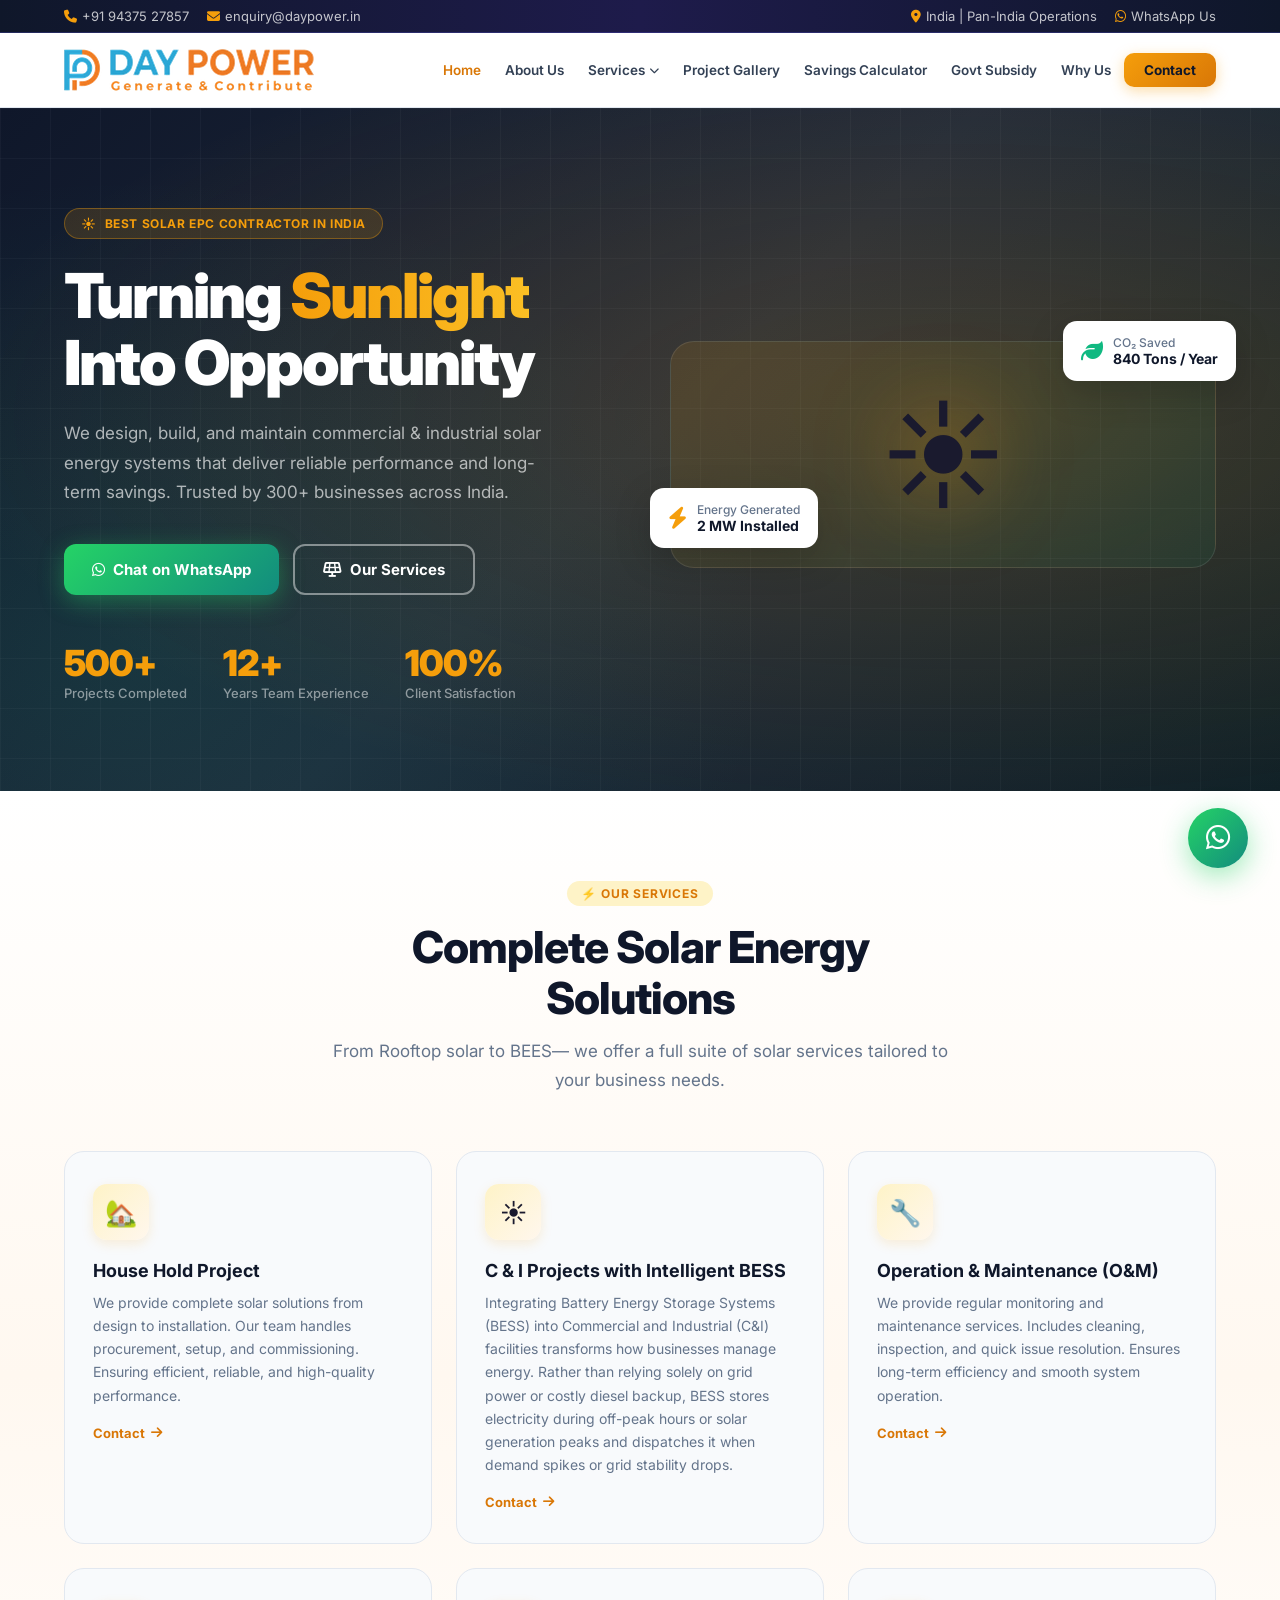
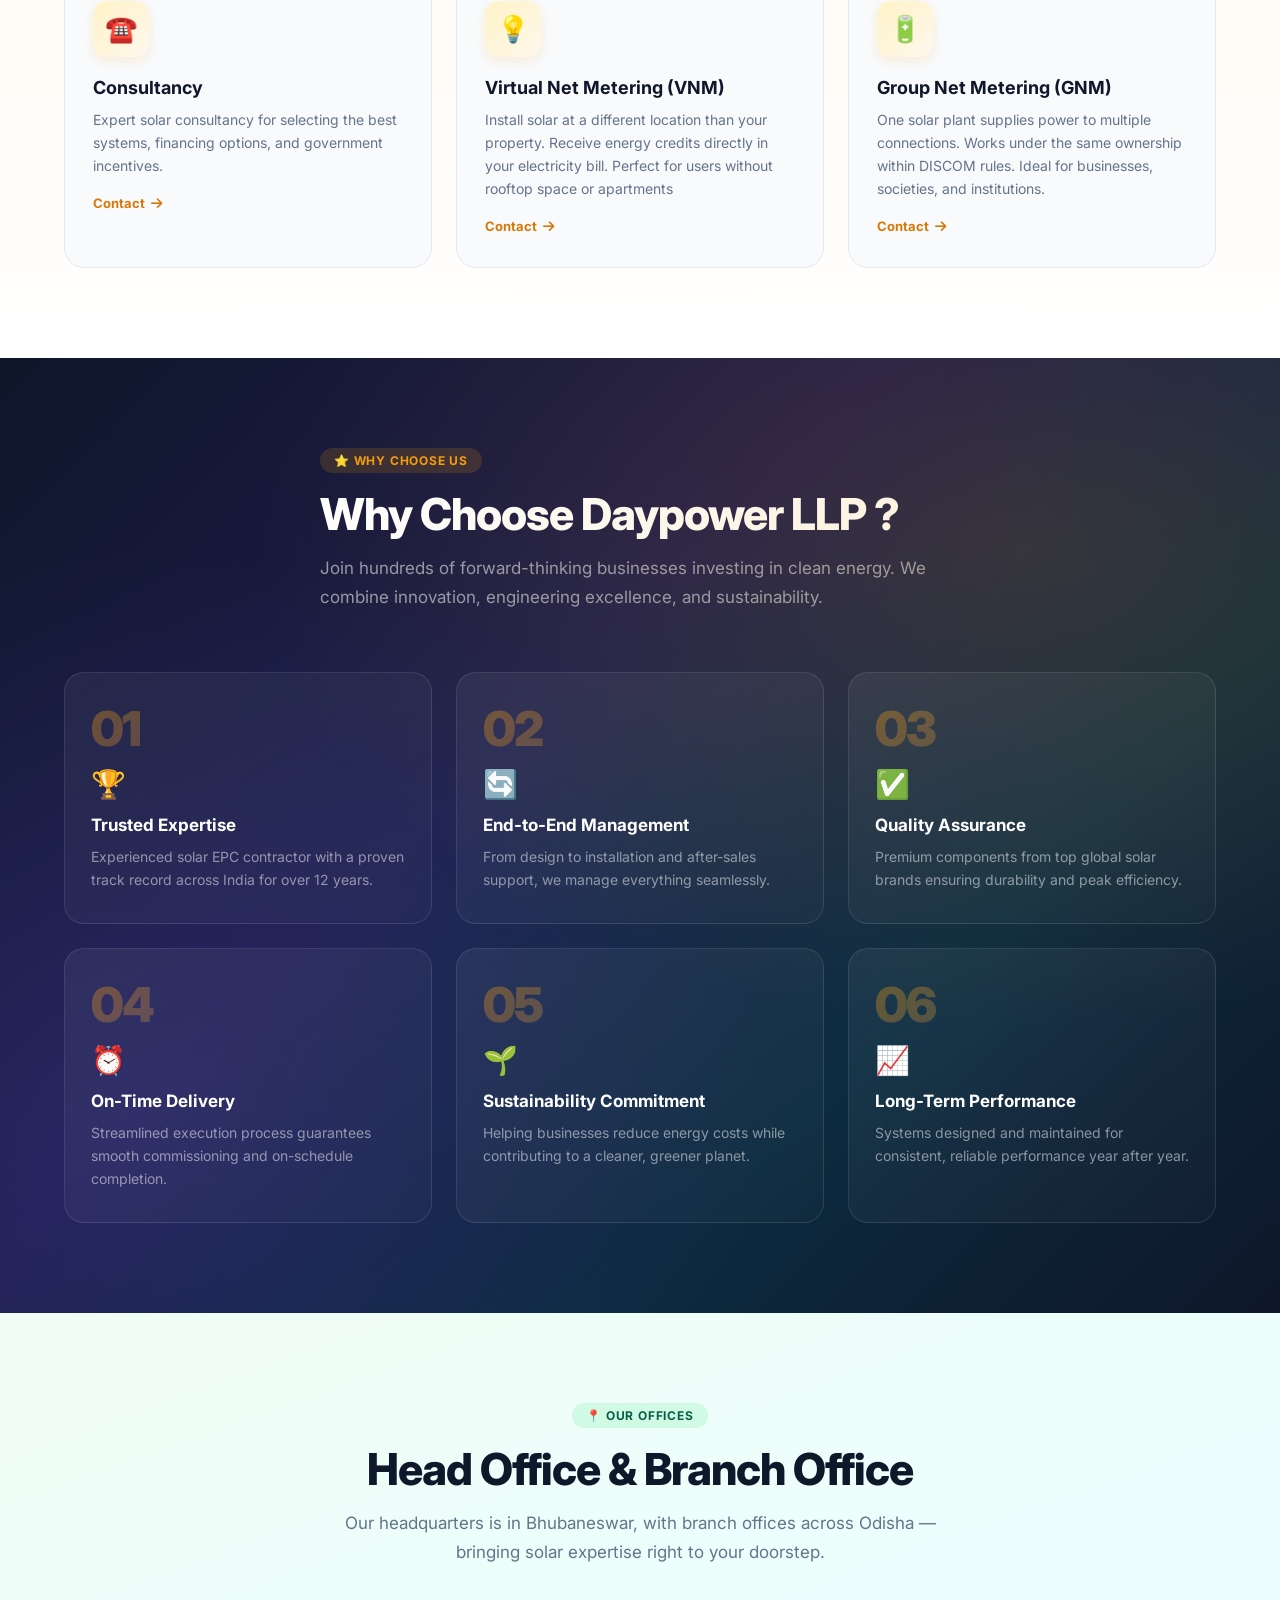
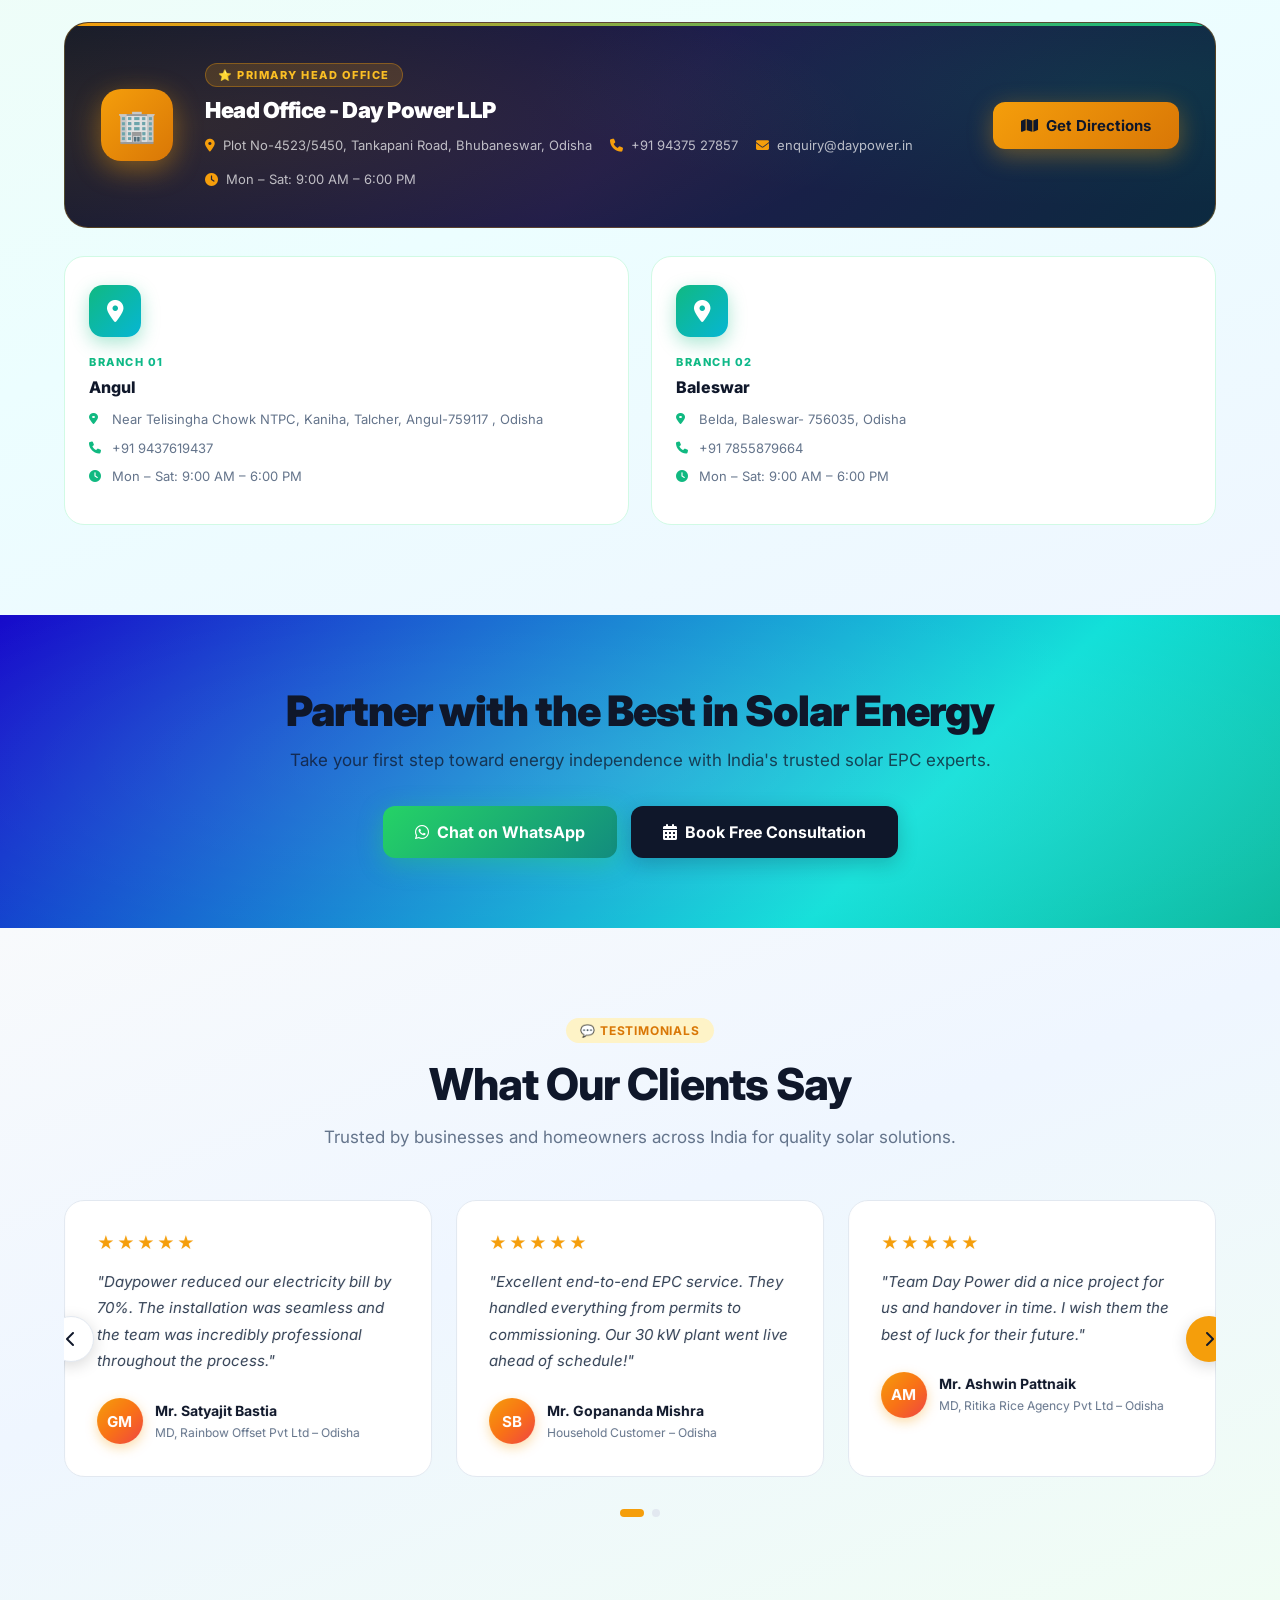
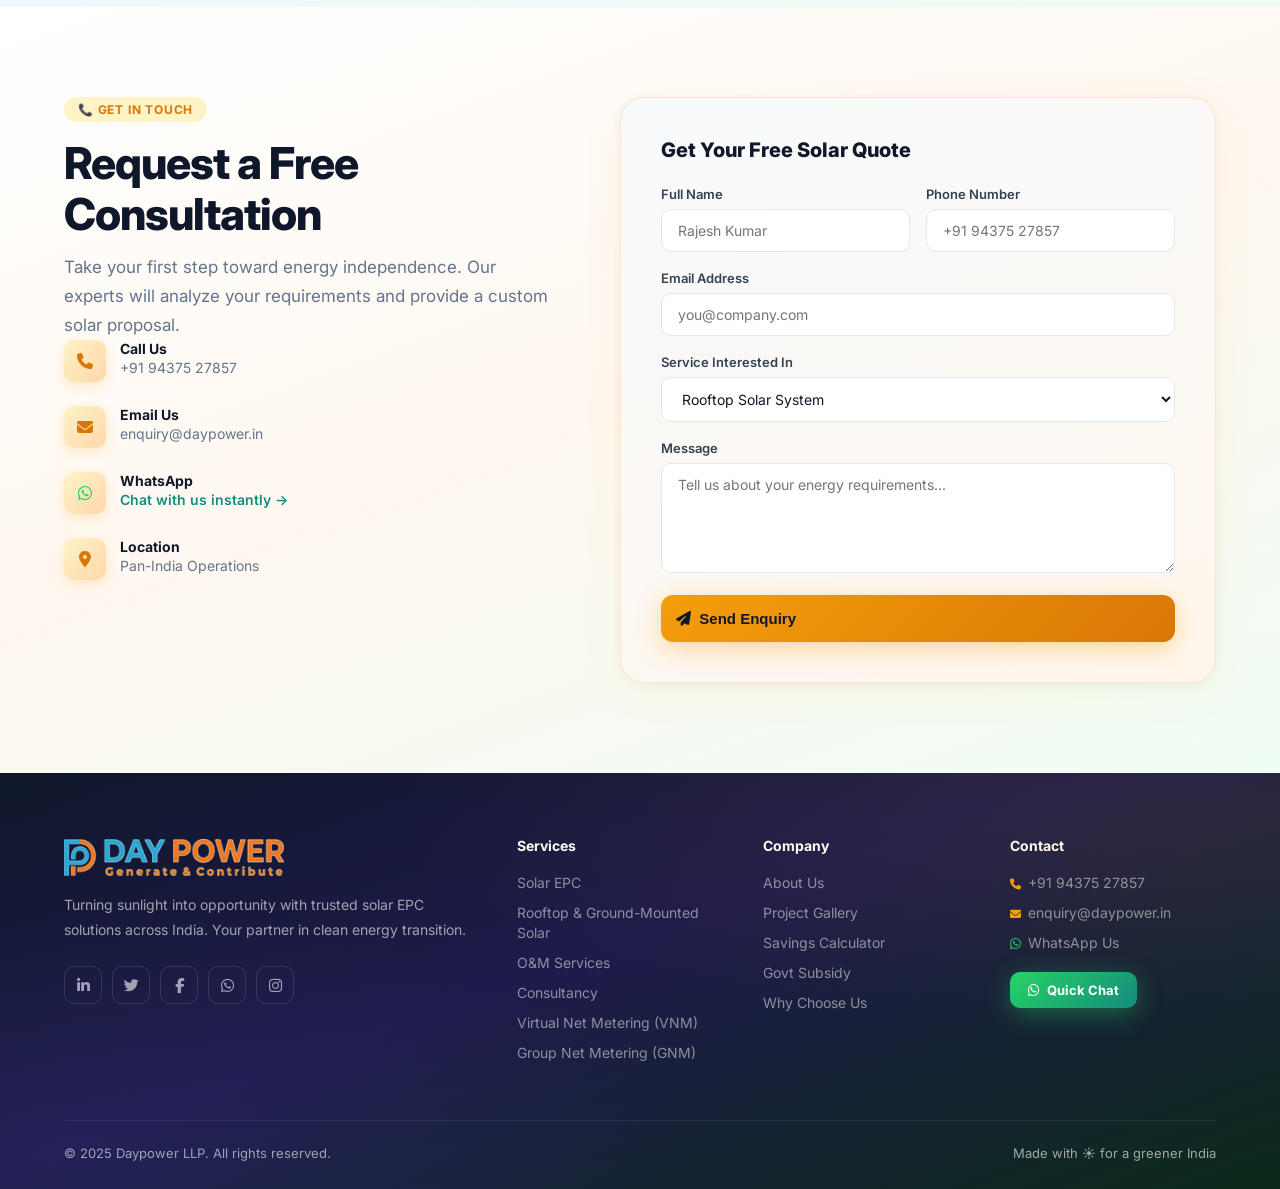
<file: index.html>
<!DOCTYPE html>
<html lang="en">

<head>

  <head>
    <meta charset="UTF-8" />
    <meta name="viewport" content="width=device-width, initial-scale=1.0" />

    <title>Daypower LLP – Best Solar EPC Contractor in India</title>

    <meta name="description"
      content="Daypower Solutions specializes in commercial and industrial solar EPC services across India. Get a free consultation today." />

    <!-- Google Search Favicon -->
    <link rel="icon" type="image/png" sizes="48x48" href="/daypower-favicon.png">

    <link rel="shortcut icon" href="/favicon.ico">

    <!-- Apple Icon -->
    <link rel="apple-touch-icon" href="/apple-touch-icon.png">

    <!-- Fonts -->
    <link href="https://fonts.googleapis.com/css2?family=Inter:wght@300;400;500;600;700;800;900&display=swap"
      rel="stylesheet" />

    <link rel="stylesheet" href="https://cdnjs.cloudflare.com/ajax/libs/font-awesome/6.5.0/css/all.min.css" />

    <link rel="stylesheet" href="style.css" />
  </head>



</head>

<body>

  <!-- ══ TOP BAR ══ -->
  <div class="topbar">
    <div class="container">
      <div class="topbar-left">
        <span><i class="fas fa-phone"></i>+91 94375 27857</span>
        <span><i class="fas fa-envelope"></i>enquiry@daypower.in</span>
      </div>
      <div class="topbar-right">
        <span><i class="fas fa-map-marker-alt"></i>India | Pan-India Operations</span>
        <a href="https://wa.me/919437527857?text=Hello%2C%20I%20want%20a%20free%20solar%20consultation!"
          target="_blank"><i class="fab fa-whatsapp"></i>WhatsApp Us</a>
      </div>
    </div>
  </div>


  <!-- ══ NAVBAR ══ -->
  <nav id="navbar">
    <div class="container nav-inner">
      <a href="index.html" class="nav-logo">
        <img src="logo.png" alt="Day Power Logo" class="logo-img">
      </a>

      <button class="hamburger" id="hamburger" aria-label="Toggle menu">
        <span></span><span></span><span></span>
      </button>

      <ul class="nav-links" id="nav-links">
        <li><a href="index.html" class="active">Home</a></li>
        <li><a href="about.html">About Us</a></li>
        <li>
          <a href="#services">Services <i class="fas fa-chevron-down chevron"></i></a>
          <div class="dropdown">
            <a href="#srv-construction"><i class="fas fa-hard-hat"></i>Solar EPC</a>
            <a href="#srv-rooftop"><i class="fas fa-solar-panel"></i>Rooftop & Ground-Mounted Solar</a>
            <a href="#srv-om"><i class="fas fa-tools"></i>O&M Services</a>
            <a href="#srv-consultancy"><i class="fas fa-lightbulb"></i>Consultancy</a>
            <a href="#srv-lighting"><i class="fas fa-bolt"></i>Virtual Net Metering </a>
            <a href="#srv-battery"><i class="fas fa-battery-full"></i>Group Net Metering</a>
          </div>
        </li>
        <li><a href="products.html">Project Gallery</a></li>
        <li><a href="calculator.html">Savings Calculator</a></li>
        <li><a href="subsidy.html">Govt Subsidy</a></li>
        <li><a href="#why">Why Us</a></li>
        <li><a href="#contact" class="nav-cta-btn">Contact</a></li>
      </ul>
    </div>
  </nav>

  <!-- ══ HERO ══ -->
  <section id="hero">
    <div class="container hero-content">
      <div class="hero-left">
        <div class="hero-badge">Best Solar EPC Contractor in India</div>
        <h1 class="hero-title">
          Turning <span class="sun">Sunlight</span><br />Into Opportunity
        </h1>
        <p class="hero-desc">We design, build, and maintain commercial & industrial solar energy systems that deliver
          reliable performance and long-term savings. Trusted by 300+ businesses across India.</p>
        <div class="hero-btns">
          <a href="https://wa.me/919437527857?text=Hello%2C%20I%20want%20a%20free%20solar%20consultation!"
            target="_blank" class="btn btn-green"><i class="fab fa-whatsapp"></i>Chat on WhatsApp</a>
          <a href="#services" class="btn btn-outline"><i class="fas fa-solar-panel"></i>Our Services</a>
        </div>
        <div class="hero-stats">
          <div class="stat">
            <div class="stat-num">500+</div>
            <div class="stat-label">Projects Completed</div>
          </div>
          <div class="stat">
            <div class="stat-num">12+</div>
            <div class="stat-label">Years Team Experience</div>
          </div>
          <div class="stat">
            <div class="stat-num">100%</div>
            <div class="stat-label">Client Satisfaction</div>
          </div>
        </div>
      </div>
      <div class="hero-right">
        <div class="hero-card-wrap">
          <div class="hero-visual">
            <div class="solar-icon-big">☀️</div>
          </div>
          <div class="floating-badge fb1">
            <i class="fas fa-leaf" style="color:#10b981"></i>
            <div>
              <div style="font-size:12px;color:#64748b;font-weight:500">CO₂ Saved</div>
              <div>840 Tons / Year</div>
            </div>
          </div>
          <div class="floating-badge fb2">
            <i class="fas fa-bolt" style="color:#f59e0b"></i>
            <div>
              <div style="font-size:12px;color:#64748b;font-weight:500">Energy Generated</div>
              <div>2 MW Installed</div>
            </div>
          </div>
        </div>
      </div>
    </div>
  </section>

  <!-- ══ SERVICES ══ -->
  <section id="services">
    <div class="container">
      <div class="services-header reveal">
        <div class="tag">⚡ Our Services</div>
        <h2 class="section-title">Complete Solar Energy Solutions</h2>
        <p class="section-sub">From Rooftop solar to BEES— we offer a full suite of solar services tailored
          to your business needs.</p>
      </div>
      <div class="services-grid">
        <div class="service-card revea l" id="srv-construction">
          <div class="service-icon">🏡</div>
          <h3>House Hold Project</h3>
          <p>We provide complete solar solutions from design to installation.
            Our team handles procurement, setup, and commissioning.
            Ensuring efficient, reliable, and high-quality performance.</p>
          <a href="#contact" class="learn-more">Contact <i class="fas fa-arrow-right"></i></a>
        </div>
        <div class="service-card reveal" id="srv-rooftop">
          <div class="service-icon">☀️</div>
          <h3>C & I Projects with Intelligent BESS</h3>
          <p>Integrating Battery Energy Storage Systems (BESS) into Commercial and Industrial (C&I) facilities
            transforms how businesses manage energy. Rather than relying solely on grid power or costly diesel backup,
            BESS stores electricity during off-peak hours or solar generation peaks and dispatches it when demand spikes
            or grid stability drops.</p>
          <a href="#contact" class="learn-more">Contact <i class="fas fa-arrow-right"></i></a>
        </div>
        <div class="service-card reveal" id="srv-om">
          <div class="service-icon">🔧</div>
          <h3>Operation & Maintenance (O&M)</h3>
          <p>We provide regular monitoring and maintenance services.
            Includes cleaning, inspection, and quick issue resolution.
            Ensures long-term efficiency and smooth system operation.</p>
          <a href="#contact" class="learn-more">Contact <i class="fas fa-arrow-right"></i></a>
        </div>
        <div class="service-card reveal" id="srv-consultancy">
          <div class="service-icon">☎️</div>
          <h3>Consultancy</h3>
          <p>Expert solar consultancy for selecting the best systems, financing options, and government incentives.</p>
          <a href="#contact" class="learn-more">Contact <i class="fas fa-arrow-right"></i></a>
        </div>
        <div class="service-card reveal" id="srv-lighting">
          <div class="service-icon">💡</div>
          <h3>Virtual Net Metering (VNM)</h3>
          <p>Install solar at a different location than your property.
            Receive energy credits directly in your electricity bill.
            Perfect for users without rooftop space or apartments</p>
          <a href="#contact" class="learn-more">Contact <i class="fas fa-arrow-right"></i></a>
        </div>
        <div class="service-card reveal" id="srv-battery">
          <div class="service-icon">🔋</div>
          <h3>Group Net Metering (GNM)</h3>
          <p>One solar plant supplies power to multiple connections.
            Works under the same ownership within DISCOM rules.
            Ideal for businesses, societies, and institutions.</p>
          <a href="#contact" class="learn-more">Contact <i class="fas fa-arrow-right"></i></a>
        </div>
      </div>
    </div>
  </section>

  <!-- ══ WHY US ══ -->
  <section id="why">
    <div class="container">
      <div class="why-header reveal"
        style="display: flex; justify-content: space-between; align-items: flex-end; flex-wrap: wrap; gap: 20px;">
        <div style="text-align: left;">
          <div class="tag" style="background:rgba(245,158,11,0.15);color:var(--sun);">⭐ Why Choose Us</div>
          <h2 class="section-title" style="margin-bottom: 0;">Why Choose Daypower LLP ?</h2>
          <p class="section-sub">Join hundreds of forward-thinking businesses investing in clean energy. We combine
            innovation, engineering excellence, and sustainability.</p>
        </div>
        <div class="why-nav-btns"
          style="display: none; gap: 12px; margin-bottom: 10px; position: relative; z-index: 10;">
          <button id="why-prev"
            style="width: 45px; height: 45px; border-radius: 50%; border: 1px solid var(--border); background: var(--white); cursor: pointer; color: var(--navy); display: flex; align-items: center; justify-content: center; font-size: 16px; transition: 0.3s;"><i
              class="fas fa-chevron-left" style="pointer-events: none;"></i></button>
          <button id="why-next"
            style="width: 45px; height: 45px; border-radius: 50%; border: none; background: var(--sun); cursor: pointer; color: var(--navy); display: flex; align-items: center; justify-content: center; font-size: 16px; transition: 0.3s;"><i
              class="fas fa-chevron-right" style="pointer-events: none;"></i></button>
        </div>
      </div>
      <div class="why-grid">
        <div class="why-card reveal">
          <div class="why-num">01</div>
          <div class="why-icon">🏆</div>
          <h3>Trusted Expertise</h3>
          <p>Experienced solar EPC contractor with a proven track record across India for over 12 years.</p>
        </div>
        <div class="why-card reveal">
          <div class="why-num">02</div>
          <div class="why-icon">🔄</div>
          <h3>End-to-End Management</h3>
          <p>From design to installation and after-sales support, we manage everything seamlessly.</p>
        </div>
        <div class="why-card reveal">
          <div class="why-num">03</div>
          <div class="why-icon">✅</div>
          <h3>Quality Assurance</h3>
          <p>Premium components from top global solar brands ensuring durability and peak efficiency.</p>
        </div>
        <div class="why-card reveal">
          <div class="why-num">04</div>
          <div class="why-icon">⏰</div>
          <h3>On-Time Delivery</h3>
          <p>Streamlined execution process guarantees smooth commissioning and on-schedule completion.</p>
        </div>
        <div class="why-card reveal">
          <div class="why-num">05</div>
          <div class="why-icon">🌱</div>
          <h3>Sustainability Commitment</h3>
          <p>Helping businesses reduce energy costs while contributing to a cleaner, greener planet.</p>
        </div>
        <div class="why-card reveal">
          <div class="why-num">06</div>
          <div class="why-icon">📈</div>
          <h3>Long-Term Performance</h3>
          <p>Systems designed and maintained for consistent, reliable performance year after year.</p>
        </div>
      </div>
    </div>
  </section>

  <!-- ══ BRANCH OFFICES ══ -->
  <section id="branches">
    <div class="container">
      <div class="branches-header reveal">
        <div class="tag" style="background:#d1fae5;color:#065f46;">📍 Our Offices</div>
        <h2 class="section-title">Head Office &amp; Branch Office</h2>
        <p class="section-sub">Our headquarters is in Bhubaneswar, with branch offices across Odisha — bringing solar
          expertise right to your doorstep.</p>
      </div>

      <!-- Head Office -->
      <div class="hq-card reveal">
        <div class="hq-icon">🏢</div>
        <div class="hq-body">
          <div class="hq-label">⭐ Primary Head Office</div>
          <h3>Head Office - Day Power LLP</h3>
          <div class="hq-details">
            <div class="hq-detail">
              <i class="fas fa-location-dot"></i>
              <span>Plot No-4523/5450, Tankapani Road, Bhubaneswar, Odisha</span>
            </div>
            <div class="hq-detail">
              <i class="fas fa-phone"></i>
              <span>+91 94375 27857</span>
            </div>
            <div class="hq-detail">
              <i class="fas fa-envelope"></i>
              <span>enquiry@daypower.in</span>
            </div>
            <div class="hq-detail">
              <i class="fas fa-clock"></i>
              <span>Mon – Sat: 9:00 AM – 6:00 PM</span>
            </div>
          </div>
        </div>
        <div class="hq-cta">
          <a href="https://maps.app.goo.gl/AhQXTPVdBrmGDqoL8" target="_blank" class="btn btn-primary">
            <i class="fas fa-map"></i> Get Directions
          </a>
        </div>
      </div>
      <div class="branches-grid">

        <div class="branch-card reveal">
          <div class="branch-pin"><i class="fas fa-map-marker-alt"></i></div>
          <div class="branch-num">Branch 01</div>
          <h3>Angul</h3>
          <div class="branch-detail">
            <i class="fas fa-location-dot"></i>
            <span>Near Telisingha Chowk NTPC, Kaniha, Talcher, Angul-759117
              , Odisha</span>
          </div>
          <div class="branch-detail">
            <i class="fas fa-phone"></i>
            <span>+91 9437619437</span>
          </div>
          <div class="branch-detail">
            <i class="fas fa-clock"></i>
            <span>Mon – Sat: 9:00 AM – 6:00 PM</span>
          </div>

        </div>

        <div class="branch-card reveal">
          <div class="branch-pin"><i class="fas fa-map-marker-alt"></i></div>
          <div class="branch-num">Branch 02</div>
          <h3>Baleswar</h3>
          <div class="branch-detail">
            <i class="fas fa-location-dot"></i>
            <span>Belda, Baleswar- 756035, Odisha</span>
          </div>
          <div class="branch-detail">
            <i class="fas fa-phone"></i>
            <span>+91 7855879664</span>
          </div>
          <div class="branch-detail">
            <i class="fas fa-clock"></i>
            <span>Mon – Sat: 9:00 AM – 6:00 PM</span>
          </div>

        </div>

      </div>
    </div>
  </section>

  <!-- ══ CTA STRIP ══ -->
  <section id="cta-strip">
    <div class="container">
      <h2>Partner with the Best in Solar Energy</h2>
      <p>Take your first step toward energy independence with India's trusted solar EPC experts.</p>
      <div class="cta-btns">
        <a href="https://wa.me/919437527857?text=Hello%2C%20I%20want%20to%20get%20started%20with%20solar!"
          target="_blank" class="btn btn-green" style="font-size:16px;padding:16px 32px;"><i
            class="fab fa-whatsapp"></i>Chat on WhatsApp</a>
        <a href="#contact" class="btn btn-dark" style="font-size:16px;padding:16px 32px;"><i
            class="fas fa-calendar-alt"></i>Book Free Consultation</a>
      </div>
    </div>
  </section>

  <!-- ══ TESTIMONIALS ══ -->
  <section id="testimonials">
    <div class="container">
      <div class="test-header reveal">
        <div class="tag">💬 Testimonials</div>
        <h2 class="section-title">What Our Clients Say</h2>
        <p class="section-sub">Trusted by businesses and homeowners across India for quality solar solutions.</p>
      </div>
      <div class="slider-wrapper">
        <div class="slider-track" id="sliderTrack">
          <!-- Card 1 -->
          <div class="test-card">
            <div class="stars">★★★★★</div>
            <p>"Daypower reduced our electricity bill by 70%. The installation was seamless and the team was incredibly
              professional throughout the process."</p>
            <div class="test-author">
              <div class="test-avatar">GM</div>
              <div>
                <h4>Mr. Satyajit Bastia</h4>
                <span>MD, Rainbow Offset Pvt Ltd – Odisha</span>
              </div>
            </div>
          </div>
          <!-- Card 2 -->
          <div class="test-card">
            <div class="stars">★★★★★</div>
            <p>"Excellent end-to-end EPC service. They handled everything from permits to commissioning. Our 30 kW plant
              went live ahead of schedule!"</p>
            <div class="test-author">
              <div class="test-avatar">SB</div>
              <div>
                <h4>Mr. Gopananda Mishra</h4>
                <span>Household Customer – Odisha</span>
              </div>
            </div>
          </div>
          <!-- Card 3 -->
          <div class="test-card">
            <div class="stars">★★★★★</div>
            <p>"Team Day Power did a nice project for us and handover in time. I wish them the best of luck for their
              future."</p>
            <div class="test-author">
              <div class="test-avatar">AM</div>
              <div>
                <h4>Mr. Ashwin Pattnaik</h4>
                <span>MD, Ritika Rice Agency Pvt Ltd – Odisha</span>
              </div>
            </div>
          </div>
          <!-- Card 4 -->
          <div class="test-card">
            <div class="stars">★★★★★</div>
            <p>"Daypower's solar solution was exactly what our manufacturing unit needed. The ROI is fantastic and their
              O&amp;M team is very responsive."</p>
            <div class="test-author">
              <div class="test-avatar">SK</div>
              <div>
                <h4>Mr. Suresh Kumar</h4>
                <span>Director, Surya Textiles – Cuttack</span>
              </div>
            </div>
          </div>
          <!-- Card 5 -->
          <div class="test-card">
            <div class="stars">★★★★★</div>
            <p>"We installed a 50kW rooftop system for our school. The seamless net-metering integration and
              professional approach of the team were commendable."</p>
            <div class="test-author">
              <div class="test-avatar">PM</div>
              <div>
                <h4>Dr. P. R. Mohanty</h4>
                <span>Principal, St. Xavier's High School</span>
              </div>
            </div>
          </div>
          <!-- Card 6 -->
          <div class="test-card">
            <div class="stars">★★★★★</div>
            <p>"Highly recommend their consultancy and EPC services. They gave us the best design maximizing our limited
              roof space with high-efficiency panels."</p>
            <div class="test-author">
              <div class="test-avatar">ND</div>
              <div>
                <h4>Ms. Neha Das</h4>
                <span>Operations Head, Green Grocers</span>
              </div>
            </div>
          </div>
        </div>
        <!-- Navigation -->
        <button class="slider-btn slider-btn-prev" id="test-prev" aria-label="Previous">
          <i class="fas fa-chevron-left" style="pointer-events:none;"></i>
        </button>
        <button class="slider-btn slider-btn-next" id="test-next" aria-label="Next">
          <i class="fas fa-chevron-right" style="pointer-events:none;"></i>
        </button>
      </div>
      <!-- Dots -->
      <div class="slider-dots" id="sliderDots"></div>
    </div>
  </section>


  <!-- ══ CONTACT ══ -->
  <section id="contact">
    <div class="container contact-grid">
      <div class="reveal">
        <div class="tag">📞 Get In Touch</div>
        <h2 class="section-title">Request a Free Consultation</h2>
        <p class="section-sub">Take your first step toward energy independence. Our experts will analyze your
          requirements and provide a custom solar proposal.</p>
        <div class="contact-item">
          <i class="fas fa-phone"></i>
          <div>
            <h4>Call Us</h4>
            <p>+91 94375 27857</p>
          </div>
        </div>
        <div class="contact-item">
          <i class="fas fa-envelope"></i>
          <div>
            <h4>Email Us</h4><a href="mailto:enquiry@daypower.in">enquiry@daypower.in</a>
          </div>
        </div>
        <div class="contact-item">
          <i class="fab fa-whatsapp" style="color:var(--wa)"></i>
          <div>
            <h4>WhatsApp</h4>
            <a href="https://wa.me/919437527857?text=Hi%2C%20I%20want%20a%20free%20solar%20consultation!"
              target="_blank" style="color:var(--wa-dark);font-weight:600;">Chat with us instantly →</a>
          </div>
        </div>
        <div class="contact-item">
          <i class="fas fa-map-marker-alt"></i>
          <div>
            <h4>Location</h4>
            <p>Pan-India Operations</p>
          </div>
        </div>
      </div>

      <div class="form-card reveal">
        <h3 style="font-size:20px;font-weight:800;color:var(--navy);margin-bottom:24px;">Get Your Free Solar Quote</h3>
        <form onsubmit="handleForm(event)">
          <div class="form-row">
            <div class="form-group"><label>Full Name</label><input type="text" id="name" placeholder="Rajesh Kumar"
                required /></div>
            <div class="form-group"><label>Phone Number</label><input type="tel" id="phone"
                placeholder="+91 94375 27857" required /></div>
          </div>
          <div class="form-group"><label>Email Address</label><input type="email" id="email"
              placeholder="you@company.com" required /></div>
          <div class="form-group">
            <label>Service Interested In</label>
            <select id="service">
              <option>Rooftop Solar System</option>
              <option>Ground-Mounted Solar</option>
              <option>Consultancy</option>
              <option>O&M Services</option>
              <option>Virtual Net Metering (VNM)</option>
              <option>Group Net Metering (GNM)</option>
              <option>Pm Surya Ghar Muft Bijli Yojana</option>
              <option>Battery Energy Storage System (BESS)</option>
            </select>
          </div>
          <div class="form-group"><label>Message</label><textarea id="message"
              placeholder="Tell us about your energy requirements..."></textarea></div>
          <button type="submit" class="btn btn-primary form-submit"><i class="fas fa-paper-plane"></i>Send
            Enquiry</button>
        </form>
      </div>
    </div>
  </section>

  <!-- ══ FOOTER ══ -->
  <footer>
    <div class="container">
      <div class="footer-grid">
        <div class="footer-brand">
          <div style="display:flex;align-items:center;gap:10px;margin-bottom:4px;">
            <img src="logo.png" alt="Day Power Logo" class="footer-logo-img">
          </div>
          <p>Turning sunlight into opportunity with trusted solar EPC solutions across India. Your partner in clean
            energy transition.</p>
          <div class="footer-socials">
            <a href="#"><i class="fab fa-linkedin-in"></i></a>
            <a href="#"><i class="fab fa-twitter"></i></a>
            <a href="#"><i class="fab fa-facebook-f"></i></a>
            <a href="https://wa.me/919437527857" target="_blank"><i class="fab fa-whatsapp"></i></a>
            <a href="itss_karan_2005"><i class="fab fa-instagram"></i></a>
          </div>
        </div>
        <div class="footer-col">
          <h4>Services</h4>
          <ul>
            <li><a href="#">Solar EPC</a></li>
            <li><a href="#">Rooftop & Ground-Mounted Solar</a></li>
            <li><a href="#">O&M Services</a></li>
            <li><a href="#">Consultancy</a></li>
            <li><a href="#">Virtual Net Metering (VNM)</a></li>
            <li><a href="#">Group Net Metering (GNM)</a></li>
          </ul>
        </div>
        <div class="footer-col">
          <h4>Company</h4>
          <ul>
            <li><a href="about.html">About Us</a></li>
            <li><a href="products.html">Project Gallery</a></li>
            <li><a href="calculator.html">Savings Calculator</a></li>
            <li><a href="subsidy.html">Govt Subsidy</a></li>
            <li><a href="#why">Why Choose Us</a></li>
          </ul>
        </div>
        <div class="footer-col">
          <h4>Contact</h4>
          <ul>
            <li><a href="tel:+919437527857"><i class="fas fa-phone"
                  style="color:var(--sun);margin-right:7px;font-size:11px;"></i>+91 94375 27857</a></li>
            <li><a href="mailto:enquiry@daypower.in"><i class="fas fa-envelope"
                  style="color:var(--sun);margin-right:7px;font-size:11px;"></i>enquiry@daypower.in</a></li>
            <li><a href="https://wa.me/919437527857" target="_blank"><i class="fab fa-whatsapp"
                  style="color:#25d366;margin-right:7px;font-size:12px;"></i>WhatsApp Us</a></li>
          </ul>
          <div style="margin-top:20px;">
            <a href="https://wa.me/919437527857?text=Hi%2C%20I%20need%20solar%20consultation!" target="_blank"
              class="btn btn-green" style="font-size:13px;padding:10px 18px;border-radius:10px;">
              <i class="fab fa-whatsapp"></i>Quick Chat
            </a>
          </div>
        </div>
      </div>
      <div class="footer-bottom">
        <span>© 2025 Daypower LLP. All rights reserved.</span>
        <span>Made with ☀️ for a greener India</span>
      </div>
    </div>
  </footer>

  <!-- ══ WHATSAPP FLOAT BUTTON ══ -->
  <div id="wa-float">
    <div class="wa-bubble">💬 Chat with us on WhatsApp!</div>
    <a href="https://wa.me/919437527857?text=Hello%2C%20I%27m%20interested%20in%20solar%20solutions!" target="_blank"
      class="wa-btn" aria-label="Chat on WhatsApp">
      <i class="fab fa-whatsapp"></i>
    </a>
  </div>

  <script src="script.js"></script>
</body>

</html>
</file>
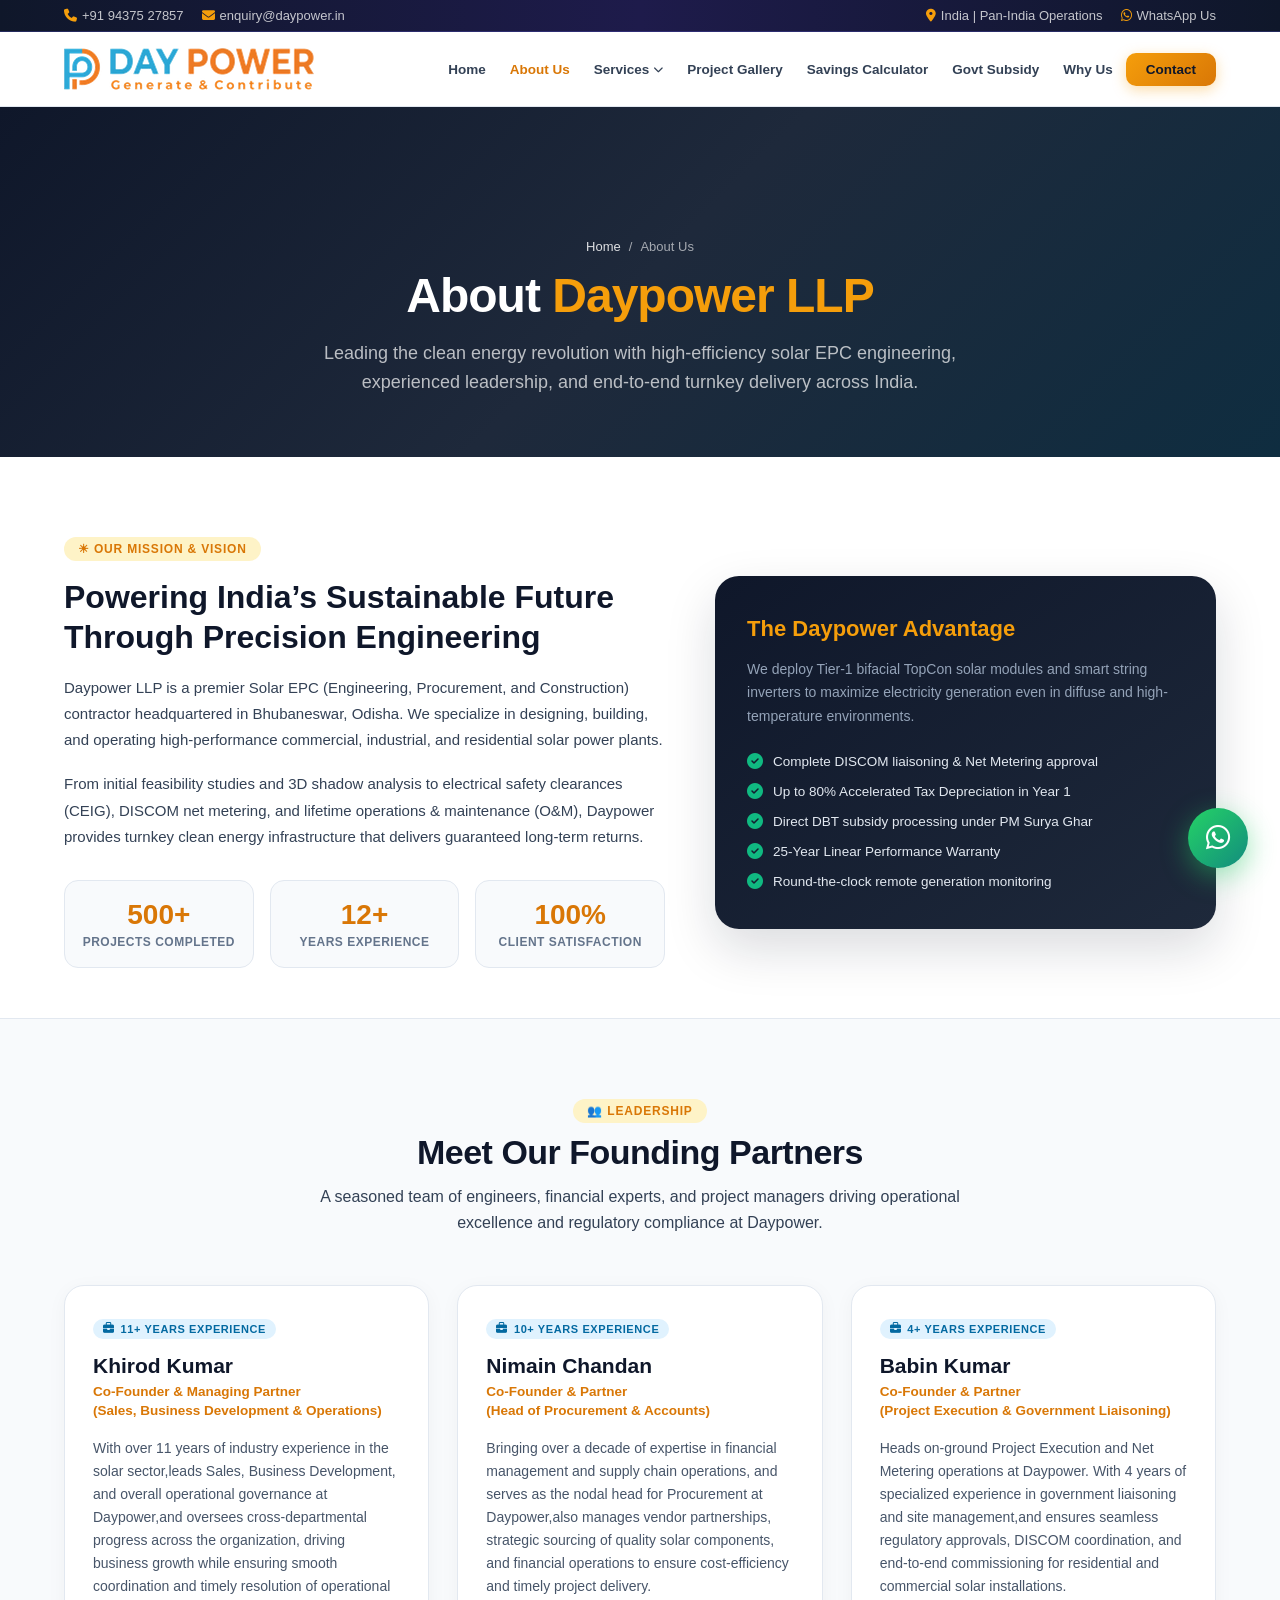
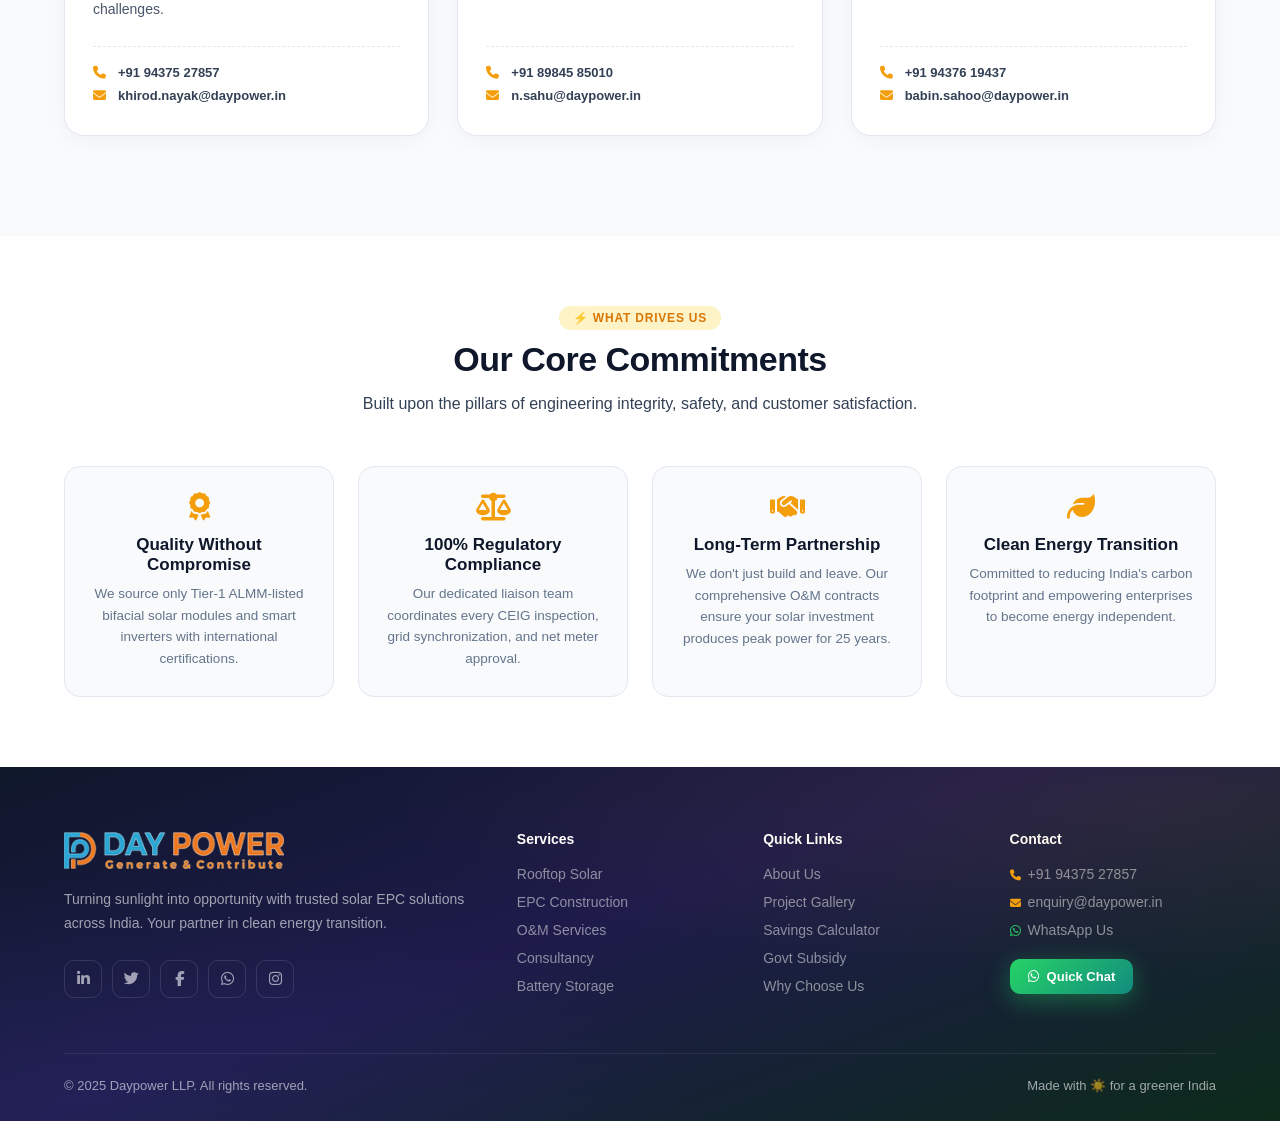
<file: about.html>
<!DOCTYPE html>
<html lang="en">

<head>
  <meta charset="UTF-8" />
  <meta name="viewport" content="width=device-width, initial-scale=1.0" />
  <title>About Us | Leadership & Team | Daypower LLP</title>
  <meta name="description"
    content="Meet the founders and leadership team behind Daypower LLP — delivering reliable commercial, industrial, and residential solar EPC solutions across India." />
  <link rel="stylesheet" href="style.css" />
  <link rel="stylesheet" href="https://cdnjs.cloudflare.com/ajax/libs/font-awesome/6.5.1/css/all.min.css" />
  <link rel="preconnect" href="https://fonts.googleapis.com">
  <link rel="preconnect" href="https://fonts.gstatic.com" crossorigin>
  <link href="https://fonts.googleapis.com/css2?family=Plus+Jakarta+Sans:wght@400;500;600;700;800;900&display=swap"
    rel="stylesheet">
  <style>
    /* ══════════════════════════════════════════════
       ABOUT US PAGE STYLES
    ══════════════════════════════════════════════ */
    #about-hero {
      padding: 130px 0 60px;
      background: linear-gradient(135deg, #0f172a 0%, #1e293b 50%, #0f2d40 100%);
      text-align: center;
      color: white;
    }

    .about-breadcrumb {
      display: inline-flex;
      align-items: center;
      gap: 8px;
      font-size: 13px;
      color: rgba(255, 255, 255, 0.6);
      margin-bottom: 14px;
      font-weight: 500;
    }

    .about-breadcrumb a {
      color: rgba(255, 255, 255, 0.85);
      text-decoration: none;
    }

    .about-breadcrumb a:hover {
      color: var(--sun);
    }

    .about-hero-title {
      font-size: clamp(32px, 5vw, 48px);
      font-weight: 900;
      color: #ffffff;
      margin-bottom: 16px;
      letter-spacing: -1px;
    }

    .about-hero-title span {
      color: var(--sun);
    }

    .about-hero-sub {
      font-size: 18px;
      color: rgba(255, 255, 255, 0.7);
      max-width: 680px;
      margin: 0 auto;
      line-height: 1.6;
    }

    /* Company Overview Section */
    .company-overview-section {
      padding: 80px 0 50px;
      background: #ffffff;
    }

    .overview-grid {
      display: grid;
      grid-template-columns: 1.2fr 1fr;
      gap: 50px;
      align-items: center;
    }

    .overview-left h2 {
      font-size: 32px;
      font-weight: 900;
      color: var(--navy);
      margin-bottom: 18px;
      line-height: 1.25;
    }

    .overview-left p {
      font-size: 15px;
      color: var(--slate);
      line-height: 1.75;
      margin-bottom: 18px;
    }

    .company-stats-pill-grid {
      display: grid;
      grid-template-columns: repeat(3, 1fr);
      gap: 16px;
      margin-top: 30px;
    }

    .stat-pill-box {
      background: #f8fafc;
      border: 1px solid #e2e8f0;
      border-radius: 14px;
      padding: 18px 14px;
      text-align: center;
    }

    .stat-pill-num {
      font-size: 28px;
      font-weight: 900;
      color: var(--sun-dark);
      margin-bottom: 4px;
    }

    .stat-pill-label {
      font-size: 12px;
      font-weight: 700;
      color: #64748b;
      text-transform: uppercase;
      letter-spacing: 0.5px;
    }

    .overview-right-card {
      background: linear-gradient(145deg, #0f172a 0%, #1e293b 100%);
      border-radius: 24px;
      padding: 40px 32px;
      color: white;
      box-shadow: 0 20px 50px rgba(15, 23, 42, 0.15);
    }

    .overview-right-card h3 {
      font-size: 22px;
      font-weight: 800;
      margin-bottom: 16px;
      color: var(--sun);
    }

    .overview-right-card p {
      font-size: 14px;
      line-height: 1.7;
      color: #94a3b8;
      margin-bottom: 24px;
    }

    .overview-features-list {
      list-style: none;
      display: flex;
      flex-direction: column;
      gap: 14px;
    }

    .overview-features-list li {
      font-size: 13.5px;
      display: flex;
      align-items: center;
      gap: 10px;
      color: #e2e8f0;
    }

    .overview-features-list li i {
      color: #10b981;
      font-size: 16px;
    }

    /* Leadership Section */
    .leadership-section {
      padding: 80px 0 100px;
      background: #f8fafc;
      border-top: 1px solid #e2e8f0;
    }

    .section-header-center {
      text-align: center;
      max-width: 680px;
      margin: 0 auto 50px;
    }

    .section-header-center .tag {
      margin-bottom: 10px;
    }

    .section-header-center h2 {
      font-size: 34px;
      font-weight: 900;
      color: var(--navy);
      margin-bottom: 12px;
      letter-spacing: -0.5px;
    }

    .section-header-center p {
      font-size: 16px;
      color: var(--slate);
      line-height: 1.6;
    }

    .leaders-grid {
      display: grid;
      grid-template-columns: repeat(3, 1fr);
      gap: 28px;
    }

    .leader-card {
      background: #ffffff;
      border: 1px solid #e2e8f0;
      border-radius: 20px;
      padding: 32px 28px;
      box-shadow: 0 4px 20px rgba(0, 0, 0, 0.04);
      display: flex;
      flex-direction: column;
      justify-content: space-between;
      transition: transform 0.3s ease, box-shadow 0.3s ease, border-color 0.3s ease;
      position: relative;
    }

    .leader-card:hover {
      transform: translateY(-8px);
      box-shadow: 0 20px 45px rgba(15, 23, 42, 0.09);
      border-color: #cbd5e1;
    }

    .leader-avatar {
      width: 70px;
      height: 70px;
      border-radius: 18px;
      background: linear-gradient(135deg, rgba(245, 158, 11, 0.15), rgba(217, 119, 6, 0.25));
      color: var(--sun-dark);
      font-size: 28px;
      display: flex;
      align-items: center;
      justify-content: center;
      margin-bottom: 20px;
      font-weight: 900;
    }

    .leader-exp-badge {
      display: inline-flex;
      align-items: center;
      gap: 6px;
      background: #e0f2fe;
      color: #0369a1;
      font-size: 11px;
      font-weight: 800;
      text-transform: uppercase;
      letter-spacing: 0.6px;
      padding: 4px 10px;
      border-radius: 20px;
      margin-bottom: 14px;
      align-self: flex-start;
    }

    .leader-name {
      font-size: 21px;
      font-weight: 900;
      color: var(--navy);
      margin-bottom: 4px;
      line-height: 1.25;
    }

    .leader-role {
      font-size: 13.5px;
      font-weight: 700;
      color: var(--sun-dark);
      margin-bottom: 16px;
      line-height: 1.4;
    }

    .leader-bio {
      font-size: 14px;
      color: #475569;
      line-height: 1.65;
      margin-bottom: 24px;
      flex-grow: 1;
    }

    .leader-contact-box {
      border-top: 1px dashed #e2e8f0;
      padding-top: 18px;
      display: flex;
      flex-direction: column;
      gap: 8px;
    }

    .leader-contact-link {
      display: flex;
      align-items: center;
      gap: 9px;
      font-size: 13px;
      font-weight: 600;
      color: #334155;
      text-decoration: none;
      transition: color 0.2s;
    }

    .leader-contact-link i {
      color: var(--sun);
      width: 16px;
      font-size: 13px;
    }

    .leader-contact-link:hover {
      color: var(--sun-dark);
    }

    /* Core Values */
    .values-section {
      padding: 70px 0;
      background: #ffffff;
    }

    .values-grid {
      display: grid;
      grid-template-columns: repeat(auto-fit, minmax(260px, 1fr));
      gap: 24px;
      margin-top: 40px;
    }

    .value-box {
      background: #f8fafc;
      border: 1px solid #e2e8f0;
      border-radius: 16px;
      padding: 26px 22px;
      text-align: center;
    }

    .value-box i {
      font-size: 28px;
      color: var(--sun);
      margin-bottom: 14px;
      display: inline-block;
    }

    .value-box h4 {
      font-size: 17px;
      font-weight: 800;
      color: var(--navy);
      margin-bottom: 8px;
    }

    .value-box p {
      font-size: 13.5px;
      color: #64748b;
      line-height: 1.6;
      margin: 0;
    }

    @media (max-width: 992px) {
      .overview-grid {
        grid-template-columns: 1fr;
        gap: 36px;
      }

      .leaders-grid {
        grid-template-columns: 1fr;
        gap: 20px;
      }
    }

    @media (max-width: 768px) {
      #about-hero {
        padding: 100px 0 45px;
      }

      .about-hero-title {
        font-size: 28px;
        line-height: 1.25;
      }

      .about-hero-sub {
        font-size: 15px;
        line-height: 1.6;
      }

      .company-overview-section {
        padding: 50px 0 35px;
      }

      .overview-left h2 {
        font-size: 24px;
        line-height: 1.35;
      }

      .overview-left p {
        font-size: 14px;
        line-height: 1.7;
      }

      .company-stats-pill-grid {
        grid-template-columns: 1fr;
        gap: 12px;
      }

      .stat-pill-box {
        padding: 14px;
      }

      .stat-pill-num {
        font-size: 24px;
      }

      .overview-right-card {
        padding: 28px 20px;
        border-radius: 18px;
      }

      .overview-right-card h3 {
        font-size: 19px;
      }

      .overview-right-card p {
        font-size: 13.5px;
      }

      .leadership-section {
        padding: 50px 0 60px;
      }

      .section-header-center h2 {
        font-size: 25px;
        line-height: 1.3;
      }

      .section-header-center p {
        font-size: 14.5px;
      }

      .leader-card {
        padding: 24px 20px;
        border-radius: 16px;
      }

      .leader-name {
        font-size: 19px;
      }

      .leader-role {
        font-size: 13px;
        line-height: 1.45;
      }

      .leader-bio {
        font-size: 13.5px;
        line-height: 1.7;
        margin-bottom: 20px;
      }

      .leader-contact-link {
        font-size: 12.5px;
        word-break: break-all;
      }

      .values-section {
        padding: 50px 0;
      }

      .values-grid {
        grid-template-columns: 1fr;
        gap: 16px;
      }
    }
  </style>
</head>

<body>
  <!-- ══ TOPBAR ══ -->
  <div class="topbar">
    <div class="container">
      <div class="topbar-left">
        <span><i class="fas fa-phone"></i>+91 94375 27857</span>
        <span><i class="fas fa-envelope"></i>enquiry@daypower.in</span>
      </div>
      <div class="topbar-right">
        <span><i class="fas fa-map-marker-alt"></i>India | Pan-India Operations</span>
        <a href="https://wa.me/919437527857?text=Hello%2C%20I%20want%20a%20free%20solar%20consultation!"
          target="_blank"><i class="fab fa-whatsapp"></i>WhatsApp Us</a>
      </div>
    </div>
  </div>

  <!-- ══ NAVBAR ══ -->
  <nav id="navbar">
    <div class="container nav-inner">
      <a href="index.html" class="nav-logo">
        <img src="logo.png" alt="Day Power Logo" class="logo-img">
      </a>

      <button class="hamburger" id="hamburger" aria-label="Toggle menu">
        <span></span><span></span><span></span>
      </button>

      <ul class="nav-links" id="nav-links">
        <li><a href="index.html">Home</a></li>
        <li><a href="about.html" class="active">About Us</a></li>
        <li>
          <a href="index.html#services">Services <i class="fas fa-chevron-down chevron"></i></a>
          <div class="dropdown">
            <a href="index.html#srv-construction"><i class="fas fa-hard-hat"></i>Solar EPC</a>
            <a href="index.html#srv-rooftop"><i class="fas fa-solar-panel"></i>Rooftop & Ground-Mounted Solar</a>
            <a href="index.html#srv-om"><i class="fas fa-tools"></i>O&M Services</a>
            <a href="index.html#srv-consultancy"><i class="fas fa-lightbulb"></i>Consultancy</a>
            <a href="index.html#srv-lighting"><i class="fas fa-bolt"></i>Virtual Net Metering </a>
            <a href="index.html#srv-battery"><i class="fas fa-battery-full"></i>Group Net Metering</a>
          </div>
        </li>
        <li><a href="products.html">Project Gallery</a></li>
        <li><a href="calculator.html">Savings Calculator</a></li>
        <li><a href="subsidy.html">Govt Subsidy</a></li>
        <li><a href="index.html#why">Why Us</a></li>
        <li><a href="index.html#contact" class="nav-cta-btn">Contact</a></li>
      </ul>
    </div>
  </nav>

  <!-- ══ HERO ══ -->
  <section id="about-hero">
    <div class="container">
      <div class="about-breadcrumb">
        <a href="index.html">Home</a> <span>/</span> <span>About Us</span>
      </div>
      <h1 class="about-hero-title">About <span>Daypower LLP</span></h1>
      <p class="about-hero-sub">Leading the clean energy revolution with high-efficiency solar EPC engineering,
        experienced leadership, and end-to-end turnkey delivery across India.</p>
    </div>
  </section>

  <!-- ══ COMPANY OVERVIEW ══ -->
  <section class="company-overview-section">
    <div class="container">
      <div class="overview-grid">
        <div class="overview-left">
          <div class="tag">☀ Our Mission & Vision</div>
          <h2>Powering India’s Sustainable Future Through Precision Engineering</h2>
          <p>Daypower LLP is a premier Solar EPC (Engineering, Procurement, and Construction) contractor headquartered
            in Bhubaneswar, Odisha. We specialize in designing, building, and operating high-performance commercial,
            industrial, and residential solar power plants.</p>
          <p>From initial feasibility studies and 3D shadow analysis to electrical safety clearances (CEIG), DISCOM net
            metering, and lifetime operations & maintenance (O&M), Daypower provides turnkey clean energy infrastructure
            that delivers guaranteed long-term returns.</p>

          <div class="company-stats-pill-grid">
            <div class="stat-pill-box">
              <div class="stat-pill-num">500+</div>
              <div class="stat-pill-label">Projects Completed</div>
            </div>
            <div class="stat-pill-box">
              <div class="stat-pill-num">12+</div>
              <div class="stat-pill-label">Years Experience</div>
            </div>
            <div class="stat-pill-box">
              <div class="stat-pill-num">100%</div>
              <div class="stat-pill-label">Client Satisfaction</div>
            </div>
          </div>
        </div>

        <div class="overview-right-card">
          <h3>The Daypower Advantage</h3>
          <p>We deploy Tier-1 bifacial TopCon solar modules and smart string inverters to maximize electricity
            generation even in diffuse and high-temperature environments.</p>
          <ul class="overview-features-list">
            <li><i class="fas fa-check-circle"></i> Complete DISCOM liaisoning & Net Metering approval</li>
            <li><i class="fas fa-check-circle"></i> Up to 80% Accelerated Tax Depreciation in Year 1</li>
            <li><i class="fas fa-check-circle"></i> Direct DBT subsidy processing under PM Surya Ghar</li>
            <li><i class="fas fa-check-circle"></i> 25-Year Linear Performance Warranty</li>
            <li><i class="fas fa-check-circle"></i> Round-the-clock remote generation monitoring</li>
          </ul>
        </div>
      </div>
    </div>
  </section>

  <!-- ══ LEADERSHIP & FOUNDERS ══ -->
  <section class="leadership-section">
    <div class="container">
      <div class="section-header-center">
        <div class="tag">👥 Leadership</div>
        <h2>Meet Our Founding Partners</h2>
        <p>A seasoned team of engineers, financial experts, and project managers driving operational excellence and
          regulatory compliance at Daypower.</p>
      </div>

      <div class="leaders-grid">
        <!-- Leader 1 -->
        <div class="leader-card">
          <div>
            <div class="leader-exp-badge"><i class="fas fa-briefcase"></i> 11+ Years Experience</div>
            <h3 class="leader-name">Khirod Kumar</h3>
            <div class="leader-role">Co-Founder &amp; Managing Partner<br>(Sales, Business Development &amp; Operations)
            </div>
            <p class="leader-bio">With over 11 years of industry experience in the solar sector,leads Sales, Business
              Development, and overall operational governance at Daypower,and oversees cross-departmental progress
              across the organization, driving business growth while ensuring smooth coordination and timely resolution
              of operational challenges.</p>
          </div>
          <div class="leader-contact-box">
            <a href="tel:+919437527857" class="leader-contact-link">
              <i class="fas fa-phone"></i> +91 94375 27857
            </a>
            <a href="mailto:khirod.nayak@daypower.in" class="leader-contact-link">
              <i class="fas fa-envelope"></i> khirod.nayak@daypower.in
            </a>
          </div>
        </div>

        <!-- Leader 2 -->
        <div class="leader-card">
          <div>
            <div class="leader-exp-badge"><i class="fas fa-briefcase"></i> 10+ Years Experience</div>
            <h3 class="leader-name">Nimain Chandan</h3>
            <div class="leader-role">Co-Founder &amp; Partner<br>(Head of Procurement &amp; Accounts)</div>
            <p class="leader-bio">Bringing over a decade of expertise in financial management and supply chain
              operations, and serves as the nodal head for Procurement at Daypower,also manages vendor partnerships,
              strategic sourcing of quality solar components, and financial operations to ensure cost-efficiency and
              timely project delivery.</p>
          </div>
          <div class="leader-contact-box">
            <a href="tel:+918984585010" class="leader-contact-link">
              <i class="fas fa-phone"></i> +91 89845 85010
            </a>
            <a href="mailto:n.sahu@daypower.in" class="leader-contact-link">
              <i class="fas fa-envelope"></i> n.sahu@daypower.in
            </a>
          </div>
        </div>

        <!-- Leader 3 -->
        <div class="leader-card">
          <div>
            <div class="leader-exp-badge"><i class="fas fa-briefcase"></i> 4+ Years Experience</div>
            <h3 class="leader-name">Babin Kumar</h3>
            <div class="leader-role">Co-Founder &amp; Partner<br>(Project Execution &amp; Government Liaisoning)</div>
            <p class="leader-bio">Heads on-ground Project Execution and Net Metering operations at Daypower. With 4
              years of specialized experience in government liaisoning and site management,and ensures seamless
              regulatory approvals, DISCOM coordination, and end-to-end commissioning for residential and commercial
              solar installations.</p>
          </div>
          <div class="leader-contact-box">
            <a href="tel:+917008619897" class="leader-contact-link">
              <i class="fas fa-phone"></i> +91 94376 19437
            </a>
            <a href="mailto:babin.sahoo@daypower.in" class="leader-contact-link">
              <i class="fas fa-envelope"></i> babin.sahoo@daypower.in
            </a>
          </div>
        </div>
      </div>
    </div>
  </section>

  <!-- ══ CORE VALUES ══ -->
  <section class="values-section">
    <div class="container">
      <div class="section-header-center">
        <div class="tag">⚡ What Drives Us</div>
        <h2>Our Core Commitments</h2>
        <p>Built upon the pillars of engineering integrity, safety, and customer satisfaction.</p>
      </div>

      <div class="values-grid">
        <div class="value-box">
          <i class="fas fa-award"></i>
          <h4>Quality Without Compromise</h4>
          <p>We source only Tier-1 ALMM-listed bifacial solar modules and smart inverters with international
            certifications.</p>
        </div>
        <div class="value-box">
          <i class="fas fa-scale-balanced"></i>
          <h4>100% Regulatory Compliance</h4>
          <p>Our dedicated liaison team coordinates every CEIG inspection, grid synchronization, and net meter approval.
          </p>
        </div>
        <div class="value-box">
          <i class="fas fa-handshake"></i>
          <h4>Long-Term Partnership</h4>
          <p>We don't just build and leave. Our comprehensive O&M contracts ensure your solar investment produces peak
            power for 25 years.</p>
        </div>
        <div class="value-box">
          <i class="fas fa-leaf"></i>
          <h4>Clean Energy Transition</h4>
          <p>Committed to reducing India's carbon footprint and empowering enterprises to become energy independent.</p>
        </div>
      </div>
    </div>
  </section>

  <!-- ══ FOOTER ══ -->
  <footer>
    <div class="container">
      <div class="footer-grid">
        <div class="footer-brand">
          <div style="display:flex;align-items:center;gap:10px;margin-bottom:4px;">
            <img src="logo.png" alt="Day Power Logo" class="footer-logo-img">
          </div>
          <p>Turning sunlight into opportunity with trusted solar EPC solutions across India. Your partner in clean
            energy transition.</p>
          <div class="footer-socials">
            <a href="#"><i class="fab fa-linkedin-in"></i></a>
            <a href="#"><i class="fab fa-twitter"></i></a>
            <a href="#"><i class="fab fa-facebook-f"></i></a>
            <a href="https://wa.me/919437527857" target="_blank"><i class="fab fa-whatsapp"></i></a>
            <a href="itss_karan_2005"><i class="fab fa-instagram"></i></a>
          </div>
        </div>
        <div class="footer-col">
          <h4>Services</h4>
          <ul>
            <li><a href="index.html#srv-rooftop">Rooftop Solar</a></li>
            <li><a href="index.html#srv-construction">EPC Construction</a></li>
            <li><a href="index.html#srv-om">O&M Services</a></li>
            <li><a href="index.html#srv-consultancy">Consultancy</a></li>
            <li><a href="index.html#srv-battery">Battery Storage</a></li>
          </ul>
        </div>
        <div class="footer-col">
          <h4>Quick Links</h4>
          <ul>
            <li><a href="about.html">About Us</a></li>
            <li><a href="products.html">Project Gallery</a></li>
            <li><a href="calculator.html">Savings Calculator</a></li>
            <li><a href="subsidy.html">Govt Subsidy</a></li>
            <li><a href="index.html#why">Why Choose Us</a></li>
          </ul>
        </div>
        <div class="footer-col">
          <h4>Contact</h4>
          <ul>
            <li><a href="tel:+919437527857"><i class="fas fa-phone"
                  style="color:var(--sun);margin-right:7px;font-size:11px;"></i>+91 94375 27857</a></li>
            <li><a href="mailto:enquiry@daypower.in"><i class="fas fa-envelope"
                  style="color:var(--sun);margin-right:7px;font-size:11px;"></i>enquiry@daypower.in</a></li>
            <li><a href="https://wa.me/919437527857" target="_blank"><i class="fab fa-whatsapp"
                  style="color:#25d366;margin-right:7px;font-size:12px;"></i>WhatsApp Us</a></li>
          </ul>
          <div style="margin-top:20px;">
            <a href="https://wa.me/919437527857?text=Hi%2C%20I%20need%20solar%20consultation!" target="_blank"
              class="btn btn-green" style="font-size:13px;padding:10px 18px;border-radius:10px;">
              <i class="fab fa-whatsapp"></i>Quick Chat
            </a>
          </div>
        </div>
      </div>
      <div class="footer-bottom">
        <span>© 2025 Daypower LLP. All rights reserved.</span>
        <span>Made with ☀️ for a greener India</span>
      </div>
    </div>
  </footer>

  <!-- ══ WHATSAPP FLOAT BUTTON ══ -->
  <div id="wa-float">
    <div class="wa-bubble">💬 Chat with us on WhatsApp!</div>
    <a href="https://wa.me/919437527857?text=Hello%2C%20I%27m%20interested%20in%20solar%20solutions!" target="_blank"
      class="wa-btn" aria-label="Chat on WhatsApp">
      <i class="fab fa-whatsapp"></i>
    </a>
  </div>

  <script src="script.js"></script>
</body>

</html>
</file>
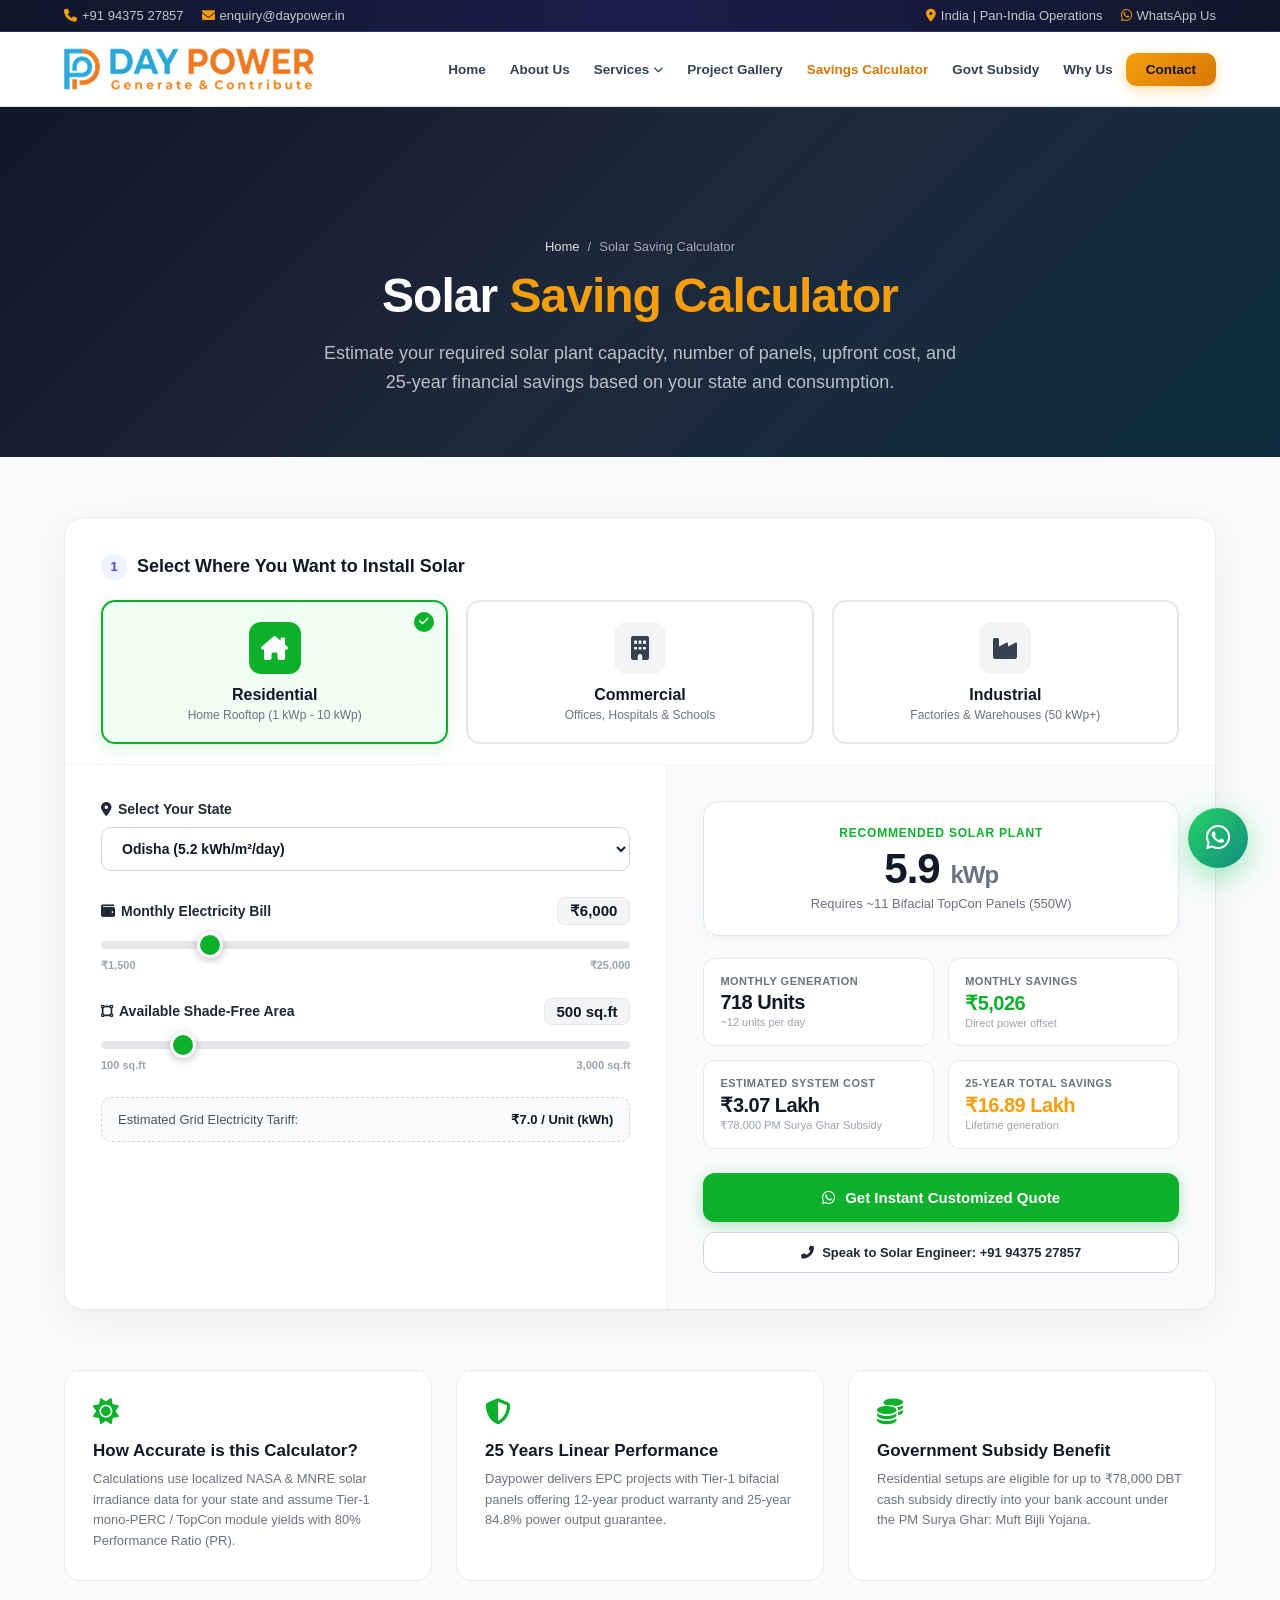
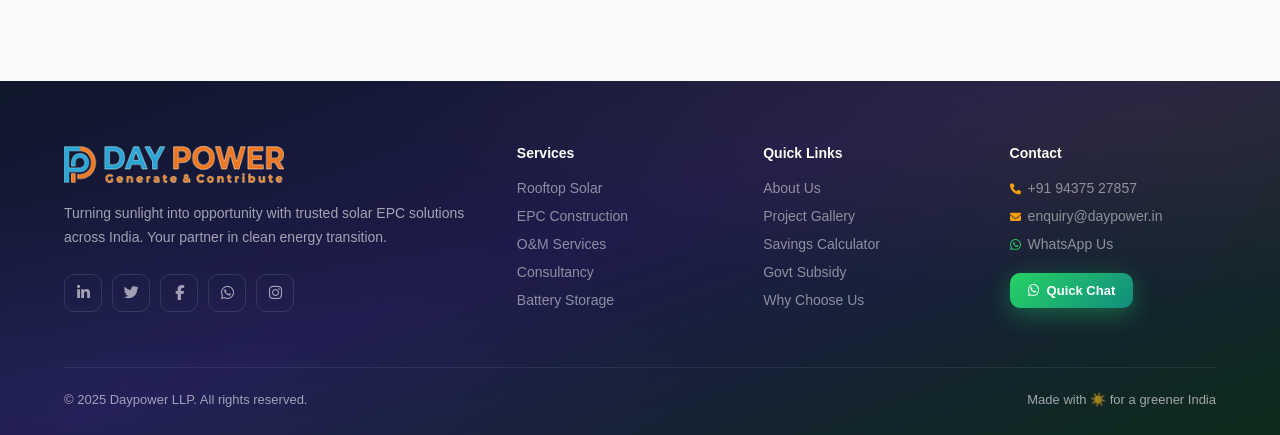
<file: calculator.html>
<!DOCTYPE html>
<html lang="en">

<head>
  <meta charset="UTF-8" />
  <meta name="viewport" content="width=device-width, initial-scale=1.0" />
  <title>Solar Saving Calculator | Estimate Your Solar Energy Savings | Daypower LLP</title>
  <meta name="description"
    content="Use Daypower's Solar Saving Calculator to estimate energy savings, required system size, panels, and ROI for Residential, Commercial & Industrial properties." />
  <link rel="stylesheet" href="style.css" />
  <link rel="stylesheet" href="https://cdnjs.cloudflare.com/ajax/libs/font-awesome/6.5.1/css/all.min.css" />
  <link rel="preconnect" href="https://fonts.googleapis.com">
  <link rel="preconnect" href="https://fonts.gstatic.com" crossorigin>
  <link href="https://fonts.googleapis.com/css2?family=Plus+Jakarta+Sans:wght@400;500;600;700;800;900&display=swap"
    rel="stylesheet">
  <style>
    /* ══════════════════════════════════════════════
       WAAREE-STYLE SOLAR SAVINGS CALCULATOR
    ══════════════════════════════════════════════ */
    :root {
      --w-primary: #0db02b;
      --w-primary-dark: #0a8f23;
      --w-dark: #111827;
      --w-navy: #0f172a;
      --w-gray-bg: #f8fafc;
      --w-border: #e5e7eb;
      --w-sun: #f59e0b;
    }

    #waaree-hero {
      padding: 130px 0 60px;
      background: linear-gradient(135deg, #0f172a 0%, #1e293b 50%, #0f2d40 100%);
      text-align: center;
      color: white;
    }

    .waaree-breadcrumb {
      display: inline-flex;
      align-items: center;
      gap: 8px;
      font-size: 13px;
      color: rgba(255, 255, 255, 0.6);
      margin-bottom: 14px;
      font-weight: 500;
    }

    .waaree-breadcrumb a {
      color: rgba(255, 255, 255, 0.85);
      text-decoration: none;
    }

    .waaree-breadcrumb a:hover {
      color: var(--sun);
    }

    .waaree-hero-title {
      font-size: clamp(32px, 5vw, 48px);
      font-weight: 900;
      color: #ffffff;
      margin-bottom: 16px;
      letter-spacing: -1px;
    }

    .waaree-hero-title span {
      color: var(--sun);
    }

    .waaree-hero-sub {
      font-size: 18px;
      color: rgba(255, 255, 255, 0.7);
      max-width: 650px;
      margin: 0 auto;
      line-height: 1.6;
    }

    /* Calculator Main Container */
    .waaree-calc-section {
      padding: 60px 0 100px;
      background: #f9fafb;
    }

    .waaree-calc-box {
      max-width: 1180px;
      margin: 0 auto;
      background: #ffffff;
      border-radius: 20px;
      box-shadow: 0 10px 40px rgba(0, 0, 0, 0.06);
      border: 1px solid #e5e7eb;
      overflow: hidden;
    }

    /* 3 Category Cards Header (Waaree-style) */
    .category-selection-header {
      padding: 36px 36px 20px;
      background: #ffffff;
      border-bottom: 1px solid #f3f4f6;
    }

    .category-title {
      font-size: 18px;
      font-weight: 800;
      color: #111827;
      margin-bottom: 20px;
      display: flex;
      align-items: center;
      gap: 10px;
    }

    .category-title span {
      display: inline-flex;
      align-items: center;
      justify-content: center;
      width: 26px;
      height: 26px;
      background: #eef2ff;
      color: #4f46e5;
      border-radius: 50%;
      font-size: 13px;
    }

    .category-cards-grid {
      display: grid;
      grid-template-columns: repeat(3, 1fr);
      gap: 18px;
    }

    .cat-card {
      border: 2px solid #e5e7eb;
      border-radius: 14px;
      padding: 20px;
      text-align: center;
      cursor: pointer;
      background: #ffffff;
      transition: all 0.25s ease;
      position: relative;
    }

    .cat-card:hover {
      border-color: #cbd5e1;
      transform: translateY(-2px);
    }

    .cat-card.active {
      border-color: var(--w-primary);
      background: #f0fdf4;
      box-shadow: 0 6px 18px rgba(13, 176, 43, 0.12);
    }

    .cat-card-icon {
      width: 52px;
      height: 52px;
      border-radius: 12px;
      background: #f3f4f6;
      display: flex;
      align-items: center;
      justify-content: center;
      margin: 0 auto 12px;
      font-size: 24px;
      color: #374151;
      transition: all 0.25s;
    }

    .cat-card.active .cat-card-icon {
      background: var(--w-primary);
      color: #ffffff;
    }

    .cat-card h4 {
      font-size: 16px;
      font-weight: 800;
      color: #111827;
      margin-bottom: 4px;
    }

    .cat-card p {
      font-size: 12px;
      color: #6b7280;
      margin: 0;
    }

    .cat-check {
      position: absolute;
      top: 10px;
      right: 12px;
      width: 20px;
      height: 20px;
      border-radius: 50%;
      background: var(--w-primary);
      color: white;
      font-size: 11px;
      display: none;
      align-items: center;
      justify-content: center;
    }

    .cat-card.active .cat-check {
      display: flex;
    }

    /* Calculator Main Body: Form + Results */
    .calc-body-layout {
      display: grid;
      grid-template-columns: 1.1fr 1fr;
      min-height: 540px;
    }

    /* Form Column */
    .calc-form-pane {
      padding: 36px;
      background: #ffffff;
      border-right: 1px solid #f3f4f6;
    }

    .input-row {
      margin-bottom: 26px;
    }

    .input-label-wrap {
      display: flex;
      justify-content: space-between;
      align-items: center;
      margin-bottom: 10px;
    }

    .input-label {
      font-size: 14px;
      font-weight: 700;
      color: #1f2937;
      display: flex;
      align-items: center;
      gap: 6px;
    }

    .input-val-badge {
      background: #f3f4f6;
      border: 1px solid #e5e7eb;
      padding: 4px 12px;
      border-radius: 8px;
      font-size: 15px;
      font-weight: 800;
      color: #111827;
      font-feature-settings: "tnum";
    }

    .waaree-select {
      width: 100%;
      padding: 12px 16px;
      border: 1.5px solid #d1d5db;
      border-radius: 10px;
      font-size: 14px;
      font-weight: 600;
      color: #111827;
      background: #ffffff;
      outline: none;
      font-family: inherit;
      cursor: pointer;
    }

    .waaree-select:focus {
      border-color: var(--w-primary);
      box-shadow: 0 0 0 3px rgba(13, 176, 43, 0.15);
    }

    /* Range slider styled like Waaree Green */
    .waaree-range {
      width: 100%;
      height: 8px;
      border-radius: 4px;
      background: #e5e7eb;
      outline: none;
      -webkit-appearance: none;
      cursor: pointer;
    }

    .waaree-range::-webkit-slider-thumb {
      -webkit-appearance: none;
      width: 26px;
      height: 26px;
      border-radius: 50%;
      background: var(--w-primary);
      border: 3px solid #ffffff;
      box-shadow: 0 2px 8px rgba(0, 0, 0, 0.25);
      cursor: pointer;
      transition: transform 0.15s;
    }

    .waaree-range::-webkit-slider-thumb:hover {
      transform: scale(1.15);
    }

    .range-sub-text {
      display: flex;
      justify-content: space-between;
      font-size: 11px;
      color: #9ca3af;
      font-weight: 600;
      margin-top: 6px;
    }

    .rate-indicator-box {
      background: #f9fafb;
      border: 1px dashed #d1d5db;
      border-radius: 10px;
      padding: 14px 16px;
      display: flex;
      align-items: center;
      justify-content: space-between;
      margin-top: 20px;
      font-size: 13px;
      color: #4b5563;
    }

    .rate-indicator-box strong {
      color: #111827;
      font-weight: 800;
    }

    /* Results Column (Waaree Green & White Dashboard) */
    .calc-results-pane {
      padding: 36px;
      background: #f8fafc;
      display: flex;
      flex-direction: column;
      justify-content: space-between;
    }

    .results-main-card {
      background: #ffffff;
      border: 1.5px solid #e2e8f0;
      border-radius: 16px;
      padding: 24px;
      text-align: center;
      margin-bottom: 22px;
      box-shadow: 0 4px 14px rgba(0, 0, 0, 0.03);
    }

    .results-main-tag {
      font-size: 12px;
      font-weight: 800;
      text-transform: uppercase;
      letter-spacing: 0.8px;
      color: var(--w-primary);
      margin-bottom: 6px;
    }

    .results-capacity-val {
      font-size: 42px;
      font-weight: 900;
      color: #111827;
      letter-spacing: -1px;
      line-height: 1.1;
      margin-bottom: 4px;
    }

    .results-capacity-val span {
      font-size: 24px;
      font-weight: 700;
      color: #6b7280;
    }

    .results-main-sub {
      font-size: 13px;
      color: #6b7280;
    }

    /* Waaree Metrics Grid */
    .waaree-metrics-grid {
      display: grid;
      grid-template-columns: 1fr 1fr;
      gap: 14px;
      margin-bottom: 24px;
    }

    .w-metric-card {
      background: #ffffff;
      border: 1px solid #e5e7eb;
      border-radius: 12px;
      padding: 16px;
      transition: all 0.2s;
    }

    .w-metric-card:hover {
      border-color: #cbd5e1;
      box-shadow: 0 4px 12px rgba(0, 0, 0, 0.04);
    }

    .w-metric-label {
      font-size: 11px;
      font-weight: 700;
      text-transform: uppercase;
      color: #6b7280;
      margin-bottom: 4px;
      letter-spacing: 0.5px;
    }

    .w-metric-val {
      font-size: 20px;
      font-weight: 900;
      color: #111827;
      letter-spacing: -0.5px;
    }

    .w-metric-val.green {
      color: var(--w-primary);
    }

    .w-metric-val.sun {
      color: var(--w-sun);
    }

    .w-metric-note {
      font-size: 11px;
      color: #9ca3af;
      margin-top: 2px;
    }

    /* Waaree CTA Buttons */
    .w-cta-group {
      display: flex;
      flex-direction: column;
      gap: 10px;
    }

    .w-btn-primary {
      display: flex;
      align-items: center;
      justify-content: center;
      gap: 10px;
      background: var(--w-primary);
      color: #ffffff;
      padding: 16px;
      border-radius: 12px;
      font-size: 15px;
      font-weight: 800;
      text-decoration: none;
      transition: background 0.2s, transform 0.2s;
      box-shadow: 0 4px 15px rgba(13, 176, 43, 0.3);
    }

    .w-btn-primary:hover {
      background: var(--w-primary-dark);
      transform: translateY(-2px);
    }

    .w-btn-secondary {
      display: flex;
      align-items: center;
      justify-content: center;
      gap: 8px;
      background: #ffffff;
      border: 1.5px solid #d1d5db;
      color: #1f2937;
      padding: 12px;
      border-radius: 12px;
      font-size: 13px;
      font-weight: 700;
      text-decoration: none;
      transition: all 0.2s;
    }

    .w-btn-secondary:hover {
      border-color: #111827;
      color: #111827;
    }

    /* Lower Section: How Calculation Works */
    .waaree-details-section {
      max-width: 1180px;
      margin: 60px auto 0;
      display: grid;
      grid-template-columns: repeat(3, 1fr);
      gap: 24px;
    }

    .detail-feature-card {
      background: #ffffff;
      border: 1px solid #e5e7eb;
      border-radius: 16px;
      padding: 28px;
    }

    .detail-feature-card i {
      font-size: 26px;
      color: var(--w-primary);
      margin-bottom: 16px;
      display: block;
    }

    .detail-feature-card h4 {
      font-size: 17px;
      font-weight: 800;
      color: #111827;
      margin-bottom: 8px;
    }

    .detail-feature-card p {
      font-size: 13px;
      color: #6b7280;
      line-height: 1.6;
      margin: 0;
    }

    @media (max-width: 900px) {
      .category-cards-grid {
        grid-template-columns: 1fr;
      }
      .calc-body-layout {
        grid-template-columns: 1fr;
      }
      .calc-form-pane {
        border-right: none;
        border-bottom: 1px solid #f3f4f6;
        padding: 24px;
      }
      .calc-results-pane {
        padding: 24px;
      }
      .waaree-details-section {
        grid-template-columns: 1fr;
      }
    }
  </style>
</head>

<body>
  <!-- ══ TOPBAR ══ -->
  <div class="topbar">
    <div class="container">
      <div class="topbar-left">
        <span><i class="fas fa-phone"></i>+91 94375 27857</span>
        <span><i class="fas fa-envelope"></i>enquiry@daypower.in</span>
      </div>
      <div class="topbar-right">
        <span><i class="fas fa-map-marker-alt"></i>India | Pan-India Operations</span>
        <a href="https://wa.me/919437527857?text=Hello%2C%20I%20want%20a%20free%20solar%20consultation!"
          target="_blank"><i class="fab fa-whatsapp"></i>WhatsApp Us</a>
      </div>
    </div>
  </div>

  <!-- ══ NAVBAR ══ -->
  <nav id="navbar">
    <div class="container nav-inner">
      <a href="index.html" class="nav-logo">
        <img src="logo.png" alt="Day Power Logo" class="logo-img">
      </a>

      <button class="hamburger" id="hamburger" aria-label="Toggle menu">
        <span></span><span></span><span></span>
      </button>

      <ul class="nav-links" id="nav-links">
        <li><a href="index.html">Home</a></li>
        <li><a href="about.html">About Us</a></li>
        <li>
          <a href="index.html#services">Services <i class="fas fa-chevron-down chevron"></i></a>
          <div class="dropdown">
            <a href="index.html#srv-construction"><i class="fas fa-hard-hat"></i>Solar EPC</a>
            <a href="index.html#srv-rooftop"><i class="fas fa-solar-panel"></i>Rooftop & Ground-Mounted Solar</a>
            <a href="index.html#srv-om"><i class="fas fa-tools"></i>O&M Services</a>
            <a href="index.html#srv-consultancy"><i class="fas fa-lightbulb"></i>Consultancy</a>
            <a href="index.html#srv-lighting"><i class="fas fa-bolt"></i>Virtual Net Metering </a>
            <a href="index.html#srv-battery"><i class="fas fa-battery-full"></i>Group Net Metering</a>
          </div>
        </li>
        <li><a href="products.html">Project Gallery</a></li>
        <li><a href="calculator.html" class="active">Savings Calculator</a></li>
        <li><a href="subsidy.html">Govt Subsidy</a></li>
        <li><a href="index.html#why">Why Us</a></li>
        <li><a href="index.html#contact" class="nav-cta-btn">Contact</a></li>
      </ul>
    </div>
  </nav>

  <!-- ══ HERO ══ -->
  <section id="waaree-hero">
    <div class="container">
      <div class="waaree-breadcrumb">
        <a href="index.html">Home</a> <span>/</span> <span>Solar Saving Calculator</span>
      </div>
      <h1 class="waaree-hero-title">Solar <span>Saving Calculator</span></h1>
      <p class="waaree-hero-sub">Estimate your required solar plant capacity, number of panels, upfront cost, and 25-year financial savings based on your state and consumption.</p>
    </div>
  </section>

  <!-- ══ CALCULATOR SECTION ══ -->
  <section class="waaree-calc-section">
    <div class="container">
      <div class="waaree-calc-box">
        
        <!-- Step 1: Select where you want to install Solar -->
        <div class="category-selection-header">
          <div class="category-title">
            <span>1</span> Select Where You Want to Install Solar
          </div>
          <div class="category-cards-grid">
            <!-- Residential -->
            <div class="cat-card active" data-type="residential" onclick="selectWaareeCategory('residential')">
              <div class="cat-check"><i class="fas fa-check"></i></div>
              <div class="cat-card-icon"><i class="fas fa-house-chimney"></i></div>
              <h4>Residential</h4>
              <p>Home Rooftop (1 kWp - 10 kWp)</p>
            </div>

            <!-- Commercial -->
            <div class="cat-card" data-type="commercial" onclick="selectWaareeCategory('commercial')">
              <div class="cat-check"><i class="fas fa-check"></i></div>
              <div class="cat-card-icon"><i class="fas fa-building"></i></div>
              <h4>Commercial</h4>
              <p>Offices, Hospitals & Schools</p>
            </div>

            <!-- Industrial -->
            <div class="cat-card" data-type="industrial" onclick="selectWaareeCategory('industrial')">
              <div class="cat-check"><i class="fas fa-check"></i></div>
              <div class="cat-card-icon"><i class="fas fa-industry"></i></div>
              <h4>Industrial</h4>
              <p>Factories & Warehouses (50 kWp+)</p>
            </div>
          </div>
        </div>

        <!-- Step 2: Form & Results Layout -->
        <div class="calc-body-layout">
          
          <!-- Input Form Column -->
          <div class="calc-form-pane">
            
            <!-- State / Solar Radiation -->
            <div class="input-row">
              <div class="input-label-wrap">
                <label class="input-label" for="state-select"><i class="fas fa-location-dot"></i> Select Your State</label>
              </div>
              <select id="state-select" class="waaree-select" onchange="recalculateWaaree()">
                <option value="5.2" selected>Odisha (5.2 kWh/m²/day)</option>
                <option value="5.8">Gujarat (5.8 kWh/m²/day)</option>
                <option value="5.8">Rajasthan (5.8 kWh/m²/day)</option>
                <option value="5.5">Maharashtra (5.5 kWh/m²/day)</option>
                <option value="5.6">Madhya Pradesh (5.6 kWh/m²/day)</option>
                <option value="5.7">Andhra Pradesh (5.7 kWh/m²/day)</option>
                <option value="5.8">Karnataka (5.8 kWh/m²/day)</option>
                <option value="5.6">Tamil Nadu (5.6 kWh/m²/day)</option>
                <option value="5.5">NCT of Delhi (5.5 kWh/m²/day)</option>
                <option value="5.3">Uttar Pradesh (5.3 kWh/m²/day)</option>
                <option value="5.2">Punjab (5.2 kWh/m²/day)</option>
                <option value="5.4">Haryana (5.4 kWh/m²/day)</option>
                <option value="4.9">West Bengal (4.9 kWh/m²/day)</option>
                <option value="5.0">Jharkhand (5.0 kWh/m²/day)</option>
                <option value="5.4">Chhattisgarh (5.4 kWh/m²/day)</option>
                <option value="5.2">Bihar (5.2 kWh/m²/day)</option>
              </select>
            </div>

            <!-- Monthly Electricity Bill -->
            <div class="input-row">
              <div class="input-label-wrap">
                <label class="input-label" for="w-bill-slider"><i class="fas fa-wallet"></i> Monthly Electricity Bill</label>
                <span class="input-val-badge" id="w-bill-badge">₹6,000</span>
              </div>
              <input type="range" class="waaree-range" id="w-bill-slider" min="1500" max="25000" step="500" value="6000" oninput="recalculateWaaree()">
              <div class="range-sub-text">
                <span id="w-bill-min">₹1,500</span>
                <span id="w-bill-max">₹25,000</span>
              </div>
            </div>

            <!-- Roof Area Available (sq. ft) -->
            <div class="input-row">
              <div class="input-label-wrap">
                <label class="input-label" for="w-area-slider"><i class="fas fa-vector-square"></i> Available Shade-Free Area</label>
                <span class="input-val-badge" id="w-area-badge">500 sq.ft</span>
              </div>
              <input type="range" class="waaree-range" id="w-area-slider" min="100" max="3000" step="50" value="500" oninput="recalculateWaaree()">
              <div class="range-sub-text">
                <span id="w-area-min">100 sq.ft</span>
                <span id="w-area-max">3,000 sq.ft</span>
              </div>
            </div>

            <!-- Tariff Note -->
            <div class="rate-indicator-box">
              <span>Estimated Grid Electricity Tariff:</span>
              <strong id="w-tariff-text">₹7.0 / Unit (kWh)</strong>
            </div>

          </div>

          <!-- Output Dashboard Column (Waaree Results Card) -->
          <div class="calc-results-pane">
            <div>
              <!-- Main System Size Card -->
              <div class="results-main-card">
                <div class="results-main-tag">Recommended Solar Plant</div>
                <div class="results-capacity-val" id="w-res-capacity">3 <span>kWp</span></div>
                <div class="results-main-sub" id="w-res-panels">Requires ~6 Bifacial Solar Panels (550Wp)</div>
              </div>

              <!-- Waaree Style Metrics Grid -->
              <div class="waaree-metrics-grid">
                <!-- Monthly Generation -->
                <div class="w-metric-card">
                  <div class="w-metric-label">Monthly Generation</div>
                  <div class="w-metric-val" id="w-res-gen">360 Units</div>
                  <div class="w-metric-note">~12 units per day</div>
                </div>

                <!-- Monthly Bill Savings -->
                <div class="w-metric-card">
                  <div class="w-metric-label">Monthly Savings</div>
                  <div class="w-metric-val green" id="w-res-monthly-save">₹2,520</div>
                  <div class="w-metric-note">Direct power offset</div>
                </div>

                <!-- Estimated Upfront Cost -->
                <div class="w-metric-card">
                  <div class="w-metric-label">Estimated System Cost</div>
                  <div class="w-metric-val" id="w-res-cost">₹1.80 Lakh</div>
                  <div class="w-metric-note" id="w-res-subsidy-note">₹78,000 PM Surya Ghar Subsidy</div>
                </div>

                <!-- 25 Year Total Savings -->
                <div class="w-metric-card">
                  <div class="w-metric-label">25-Year Total Savings</div>
                  <div class="w-metric-val sun" id="w-res-life-save">₹9.5 Lakh</div>
                  <div class="w-metric-note">Lifetime generation</div>
                </div>
              </div>
            </div>

            <!-- CTA Buttons -->
            <div class="w-cta-group">
              <a href="#" id="w-wa-cta" target="_blank" class="w-btn-primary">
                <i class="fab fa-whatsapp"></i> Get Instant Customized Quote
              </a>
              <a href="tel:+919437527857" class="w-btn-secondary">
                <i class="fas fa-phone-alt"></i> Speak to Solar Engineer: +91 94375 27857
              </a>
            </div>

          </div>

        </div>

      </div>

      <!-- 3 Key Features Row (Waaree Style) -->
      <div class="waaree-details-section">
        <div class="detail-feature-card">
          <i class="fas fa-sun"></i>
          <h4>How Accurate is this Calculator?</h4>
          <p>Calculations use localized NASA & MNRE solar irradiance data for your state and assume Tier-1 mono-PERC / TopCon module yields with 80% Performance Ratio (PR).</p>
        </div>
        <div class="detail-feature-card">
          <i class="fas fa-shield-alt"></i>
          <h4>25 Years Linear Performance</h4>
          <p>Daypower delivers EPC projects with Tier-1 bifacial panels offering 12-year product warranty and 25-year 84.8% power output guarantee.</p>
        </div>
        <div class="detail-feature-card">
          <i class="fas fa-coins"></i>
          <h4>Government Subsidy Benefit</h4>
          <p>Residential setups are eligible for up to ₹78,000 DBT cash subsidy directly into your bank account under the PM Surya Ghar: Muft Bijli Yojana.</p>
        </div>
      </div>

    </div>
  </section>

  <!-- ══ FOOTER ══ -->
  <footer>
    <div class="container">
      <div class="footer-grid">
        <div class="footer-brand">
          <div style="display:flex;align-items:center;gap:10px;margin-bottom:4px;">
            <img src="logo.png" alt="Day Power Logo" class="footer-logo-img">
          </div>
          <p>Turning sunlight into opportunity with trusted solar EPC solutions across India. Your partner in clean energy transition.</p>
          <div class="footer-socials">
            <a href="#"><i class="fab fa-linkedin-in"></i></a>
            <a href="#"><i class="fab fa-twitter"></i></a>
            <a href="#"><i class="fab fa-facebook-f"></i></a>
            <a href="https://wa.me/919437527857" target="_blank"><i class="fab fa-whatsapp"></i></a>
            <a href="itss_karan_2005"><i class="fab fa-instagram"></i></a>
          </div>
        </div>
        <div class="footer-col">
          <h4>Services</h4>
          <ul>
            <li><a href="index.html#srv-rooftop">Rooftop Solar</a></li>
            <li><a href="index.html#srv-construction">EPC Construction</a></li>
            <li><a href="index.html#srv-om">O&M Services</a></li>
            <li><a href="index.html#srv-consultancy">Consultancy</a></li>
            <li><a href="index.html#srv-battery">Battery Storage</a></li>
          </ul>
        </div>
        <div class="footer-col">
          <h4>Quick Links</h4>
          <ul>
            <li><a href="index.html#about">About Us</a></li>
            <li><a href="products.html">Project Gallery</a></li>
            <li><a href="calculator.html">Savings Calculator</a></li>
            <li><a href="subsidy.html">Govt Subsidy</a></li>
            <li><a href="index.html#why">Why Choose Us</a></li>
          </ul>
        </div>
        <div class="footer-col">
          <h4>Contact</h4>
          <ul>
            <li><a href="tel:+919437527857"><i class="fas fa-phone" style="color:var(--sun);margin-right:7px;font-size:11px;"></i>+91 94375 27857</a></li>
            <li><a href="mailto:enquiry@daypower.in"><i class="fas fa-envelope" style="color:var(--sun);margin-right:7px;font-size:11px;"></i>enquiry@daypower.in</a></li>
            <li><a href="https://wa.me/919437527857" target="_blank"><i class="fab fa-whatsapp" style="color:#25d366;margin-right:7px;font-size:12px;"></i>WhatsApp Us</a></li>
          </ul>
          <div style="margin-top:20px;">
            <a href="https://wa.me/919437527857?text=Hi%2C%20I%20need%20solar%20consultation!" target="_blank"
              class="btn btn-green" style="font-size:13px;padding:10px 18px;border-radius:10px;">
              <i class="fab fa-whatsapp"></i>Quick Chat
            </a>
          </div>
        </div>
      </div>
      <div class="footer-bottom">
        <span>© 2025 Daypower LLP. All rights reserved.</span>
        <span>Made with ☀️ for a greener India</span>
      </div>
    </div>
  </footer>

  <!-- ══ WHATSAPP FLOAT BUTTON ══ -->
  <div id="wa-float">
    <div class="wa-bubble">💬 Chat with us on WhatsApp!</div>
    <a href="https://wa.me/919437527857?text=Hello%2C%20I%27m%20interested%20in%20solar%20solutions!" target="_blank"
      class="wa-btn" aria-label="Chat on WhatsApp">
      <i class="fab fa-whatsapp"></i>
    </a>
  </div>

  <script src="script.js"></script>
  <script>
    // ══════════════════════════════════════════════
    // WAAREE-ALIGNED CALCULATION ENGINE
    // ══════════════════════════════════════════════
    let currentCategory = 'residential';

    function selectWaareeCategory(cat) {
      currentCategory = cat;
      document.querySelectorAll('.cat-card').forEach(card => {
        card.classList.toggle('active', card.dataset.type === cat);
      });

      const billSlider = document.getElementById('w-bill-slider');
      const areaSlider = document.getElementById('w-area-slider');
      const billMin = document.getElementById('w-bill-min');
      const billMax = document.getElementById('w-bill-max');
      const areaMin = document.getElementById('w-area-min');
      const areaMax = document.getElementById('w-area-max');
      const tariffText = document.getElementById('w-tariff-text');

      if (cat === 'residential') {
        billSlider.min = '1500';
        billSlider.max = '25000';
        billSlider.step = '500';
        billSlider.value = '6000';
        billMin.innerText = '₹1,500';
        billMax.innerText = '₹25,000';

        areaSlider.min = '100';
        areaSlider.max = '3000';
        areaSlider.step = '50';
        areaSlider.value = '500';
        areaMin.innerText = '100 sq.ft';
        areaMax.innerText = '3,000 sq.ft';

        tariffText.innerText = '₹7.0 / Unit (Avg Residential)';
      } else if (cat === 'commercial') {
        billSlider.min = '15000';
        billSlider.max = '150000';
        billSlider.step = '2000';
        billSlider.value = '45000';
        billMin.innerText = '₹15,000';
        billMax.innerText = '₹1.5 Lakh';

        areaSlider.min = '800';
        areaSlider.max = '15000';
        areaSlider.step = '200';
        areaSlider.value = '3500';
        areaMin.innerText = '800 sq.ft';
        areaMax.innerText = '15,000 sq.ft';

        tariffText.innerText = '₹9.0 / Unit (Avg Commercial)';
      } else { // industrial
        billSlider.min = '100000';
        billSlider.max = '1500000';
        billSlider.step = '10000';
        billSlider.value = '300000';
        billMin.innerText = '₹1.0 Lakh';
        billMax.innerText = '₹15 Lakh+';

        areaSlider.min = '5000';
        areaSlider.max = '80000';
        areaSlider.step = '1000';
        areaSlider.value = '25000';
        areaMin.innerText = '5,000 sq.ft';
        areaMax.innerText = '80,000 sq.ft';

        tariffText.innerText = '₹8.5 / Unit (Industrial HT / LT)';
      }

      recalculateWaaree();
    }

    function recalculateWaaree() {
      const stateSelect = document.getElementById('state-select');
      const billSlider = document.getElementById('w-bill-slider');
      const areaSlider = document.getElementById('w-area-slider');

      const billBadge = document.getElementById('w-bill-badge');
      const areaBadge = document.getElementById('w-area-badge');

      const bill = parseFloat(billSlider.value);
      const area = parseFloat(areaSlider.value);
      const irradiance = parseFloat(stateSelect.value) || 5.2;

      billBadge.innerText = '₹' + bill.toLocaleString('en-IN');
      areaBadge.innerText = area.toLocaleString('en-IN') + ' sq.ft';

      // Waaree formula parameters
      // Tariff
      let tariff = 7.0;
      if (currentCategory === 'commercial') tariff = 9.0;
      if (currentCategory === 'industrial') tariff = 8.5;

      // Monthly units consumed = Monthly Bill / Tariff
      const unitsConsumed = bill / tariff;
      // Daily units consumed
      const dailyUnits = unitsConsumed / 30;

      // Required Solar Capacity (kW) based on Daily Units / Irradiance (hours)
      let capacityFromBill = dailyUnits / (irradiance * 0.8); // 80% PR
      
      // Capacity constrained by roof area (1 kW requires approx 80-100 sq.ft)
      const capacityFromArea = area / 85;

      let finalCapacity = Math.min(capacityFromBill, capacityFromArea);
      if (finalCapacity < 1) finalCapacity = 1;
      finalCapacity = Math.round(finalCapacity * 10) / 10;

      // Number of 550W panels
      const panelsCount = Math.ceil((finalCapacity * 1000) / 550);

      // Monthly Solar Generation = Capacity * 120 (approx kWh/month per kW in India)
      const monthlyGen = Math.round(finalCapacity * irradiance * 30 * 0.78);

      // Monthly Savings
      const monthlySavings = Math.round(Math.min(monthlyGen, unitsConsumed) * tariff);

      // System Upfront Cost:
      // Approx ₹52,000/kW for residential, ₹42,000/kW for commercial, ₹38,000/kW for industrial
      let costPerKW = 52000;
      if (currentCategory === 'commercial') costPerKW = 42000;
      if (currentCategory === 'industrial') costPerKW = 38000;
      const totalCost = Math.round(finalCapacity * costPerKW);

      // Lifetime savings (25 yrs)
      const lifetimeSavings = Math.round(monthlySavings * 12 * 25 * 1.12);

      // Display formatting
      document.getElementById('w-res-capacity').innerHTML = `${finalCapacity} <span>kWp</span>`;
      document.getElementById('w-res-panels').innerText = `Requires ~${panelsCount} Bifacial TopCon Panels (550W)`;
      document.getElementById('w-res-gen').innerText = `${monthlyGen.toLocaleString('en-IN')} Units`;
      document.getElementById('w-res-monthly-save').innerText = '₹' + monthlySavings.toLocaleString('en-IN');

      let costStr = '';
      if (totalCost >= 10000000) {
        costStr = '₹' + (totalCost / 10000000).toFixed(2) + ' Cr';
      } else {
        costStr = '₹' + (totalCost / 100000).toFixed(2) + ' Lakh';
      }
      document.getElementById('w-res-cost').innerText = costStr;

      let lifeStr = '';
      if (lifetimeSavings >= 10000000) {
        lifeStr = '₹' + (lifetimeSavings / 10000000).toFixed(2) + ' Cr';
      } else {
        lifeStr = '₹' + (lifetimeSavings / 100000).toFixed(2) + ' Lakh';
      }
      document.getElementById('w-res-life-save').innerText = lifeStr;

      // Subsidy note update
      const subsidyNote = document.getElementById('w-res-subsidy-note');
      if (currentCategory === 'residential') {
        const subAmount = finalCapacity >= 3 ? '₹78,000' : (finalCapacity >= 2 ? '₹60,000' : '₹30,000');
        subsidyNote.innerText = `${subAmount} PM Surya Ghar Subsidy`;
      } else {
        subsidyNote.innerText = 'Eligible for 80% Tax Depreciation';
      }

      // WhatsApp CTA link
      const waBtn = document.getElementById('w-wa-cta');
      const text = encodeURIComponent(
        `Hello Daypower! ☀️\nI checked your Solar Saving Calculator:\n` +
        `• Type: ${currentCategory.toUpperCase()}\n` +
        `• State: ${stateSelect.options[stateSelect.selectedIndex].text}\n` +
        `• Monthly Bill: ₹${bill.toLocaleString('en-IN')}\n` +
        `• Roof Area: ${area} sq.ft\n` +
        `• Calculated Capacity: ${finalCapacity} kWp (~${panelsCount} panels)\n` +
        `• Estimated Monthly Savings: ₹${monthlySavings.toLocaleString('en-IN')}\n\n` +
        `Please share an official quote and feasibility assessment.`
      );
      waBtn.href = `https://wa.me/919437527857?text=${text}`;
    }

    // Run on load
    document.addEventListener('DOMContentLoaded', () => {
      recalculateWaaree();
    });
  </script>
</body>

</html>
</file>
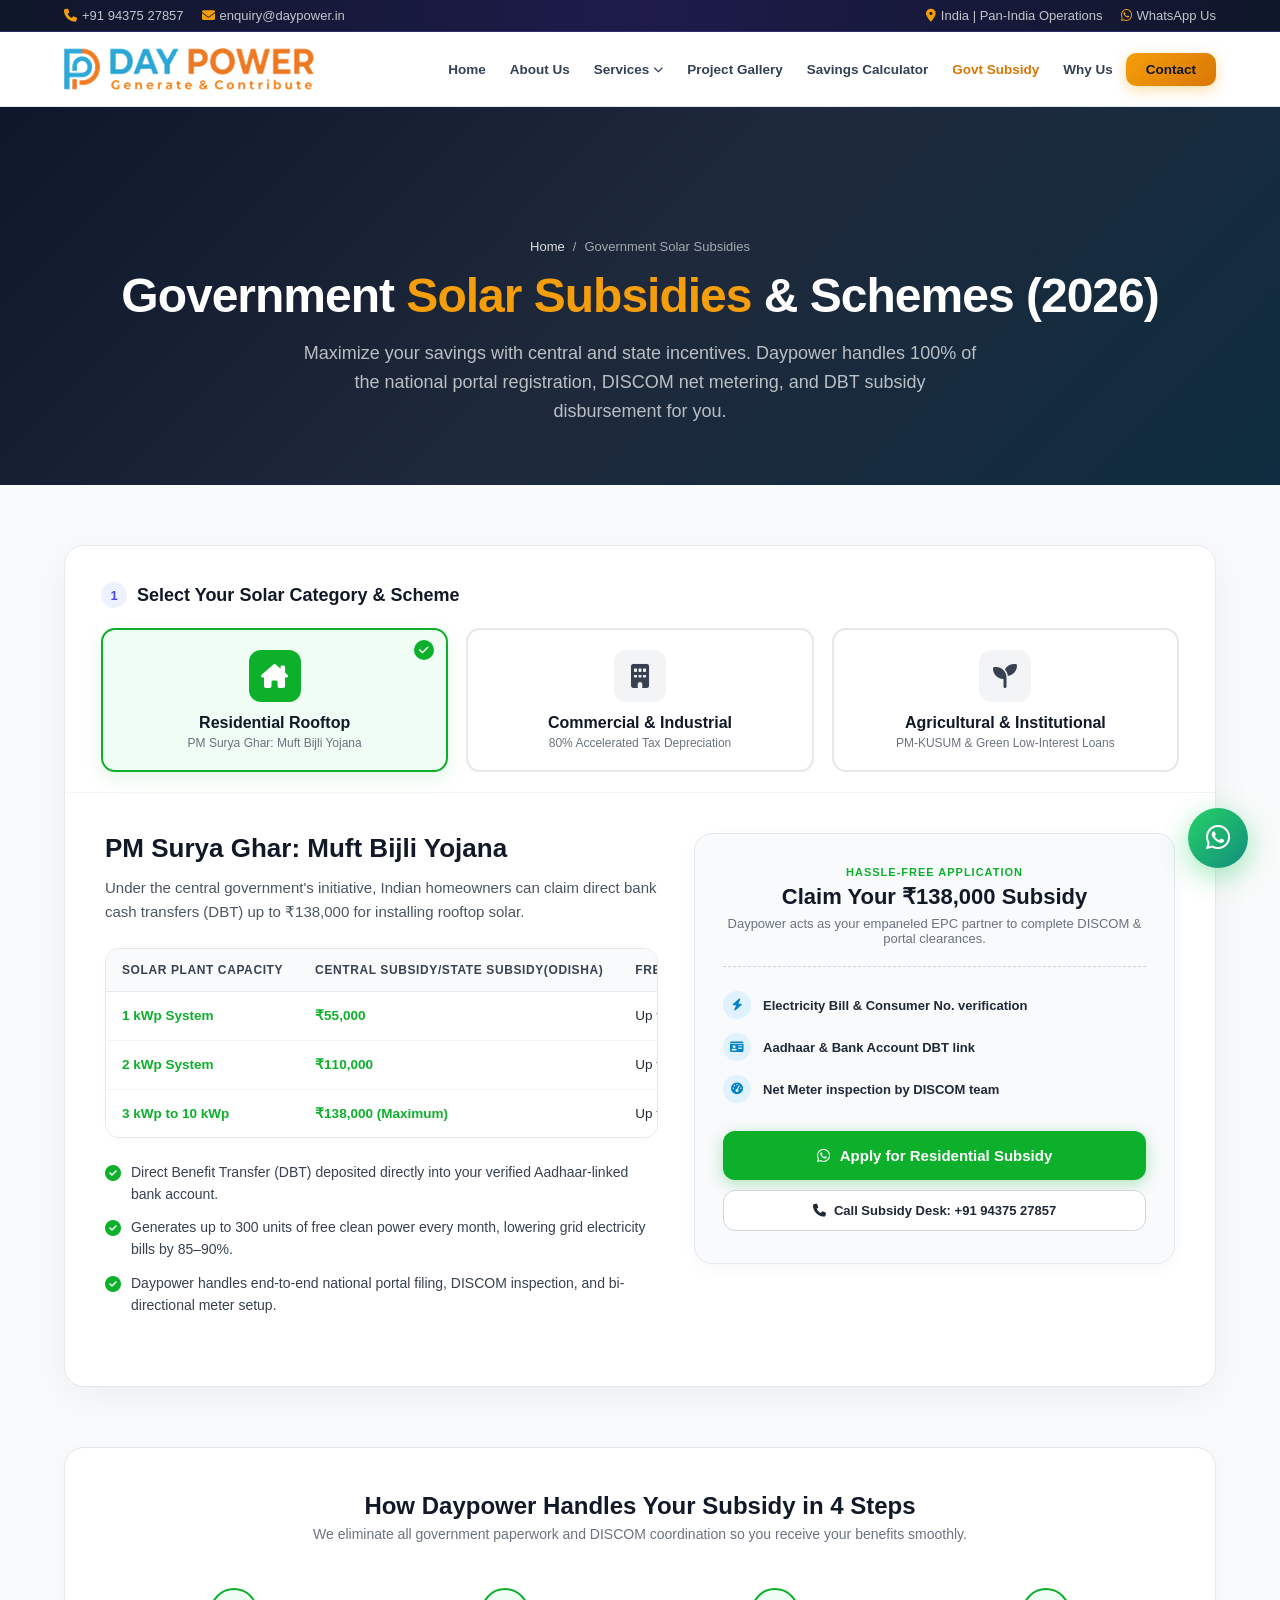
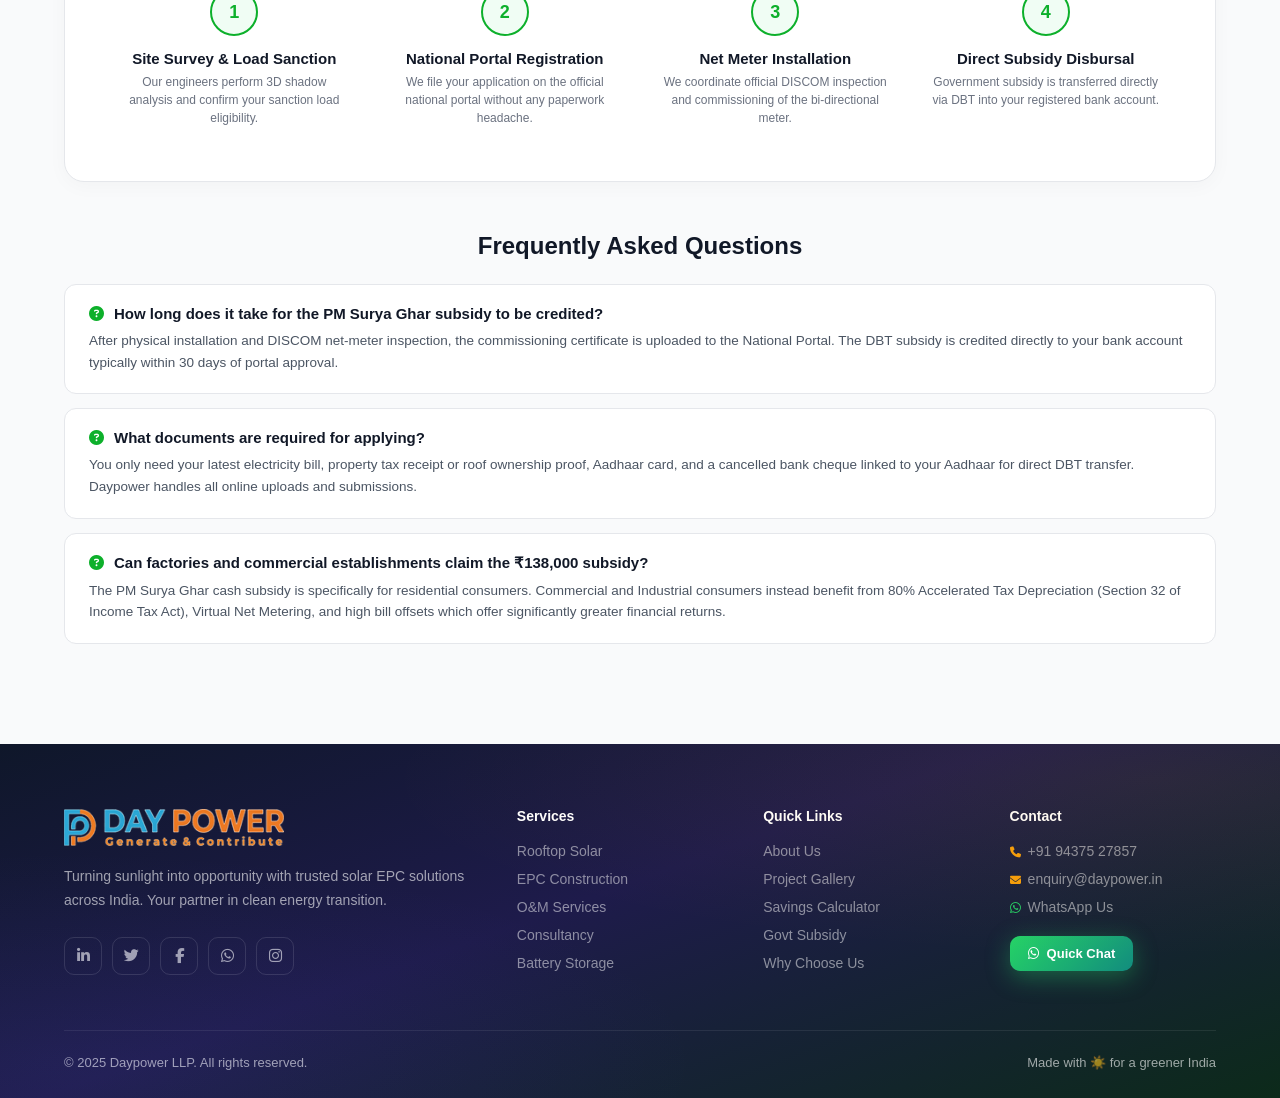
<file: subsidy.html>
<!DOCTYPE html>
<html lang="en">

<head>
  <meta charset="UTF-8" />
  <meta name="viewport" content="width=device-width, initial-scale=1.0" />
  <title>Government Solar Subsidies & Schemes 2026 | Daypower LLP</title>
  <meta name="description"
    content="Complete guide to PM Surya Ghar Muft Bijli Yojana subsidy, Commercial Accelerated Depreciation, and agricultural solar subsidies with Daypower LLP." />
  <link rel="stylesheet" href="style.css" />
  <link rel="stylesheet" href="https://cdnjs.cloudflare.com/ajax/libs/font-awesome/6.5.1/css/all.min.css" />
  <link rel="preconnect" href="https://fonts.googleapis.com">
  <link rel="preconnect" href="https://fonts.gstatic.com" crossorigin>
  <link href="https://fonts.googleapis.com/css2?family=Plus+Jakarta+Sans:wght@400;500;600;700;800;900&display=swap"
    rel="stylesheet">
  <style>
    /* ══════════════════════════════════════════════
       WAAREE-STYLE CLEAN CORPORATE SUBSIDY PAGE
    ══════════════════════════════════════════════ */
    :root {
      --w-primary: #0db02b;
      --w-primary-dark: #0a8f23;
      --w-navy: #0f172a;
      --w-gray-bg: #f9fafb;
      --w-border: #e5e7eb;
      --w-sun: #f59e0b;
    }

    #waaree-subsidy-hero {
      padding: 130px 0 60px;
      background: linear-gradient(135deg, #0f172a 0%, #1e293b 50%, #0f2d40 100%);
      text-align: center;
      color: white;
    }

    .waaree-breadcrumb {
      display: inline-flex;
      align-items: center;
      gap: 8px;
      font-size: 13px;
      color: rgba(255, 255, 255, 0.6);
      margin-bottom: 14px;
      font-weight: 500;
    }

    .waaree-breadcrumb a {
      color: rgba(255, 255, 255, 0.85);
      text-decoration: none;
    }

    .waaree-breadcrumb a:hover {
      color: var(--sun);
    }

    .waaree-hero-title {
      font-size: clamp(32px, 5vw, 48px);
      font-weight: 900;
      color: #ffffff;
      margin-bottom: 16px;
      letter-spacing: -1px;
    }

    .waaree-hero-title span {
      color: var(--sun);
    }

    .waaree-hero-sub {
      font-size: 18px;
      color: rgba(255, 255, 255, 0.7);
      max-width: 680px;
      margin: 0 auto;
      line-height: 1.6;
    }

    /* Subsidy Section & Card Container */
    .subsidy-main-section {
      padding: 60px 0 100px;
      background: var(--w-gray-bg);
      overflow-x: hidden;
    }

    .subsidy-content-box {
      max-width: 1180px;
      width: 100%;
      margin: 0 auto;
      background: #ffffff;
      border-radius: 20px;
      box-shadow: 0 10px 40px rgba(0, 0, 0, 0.05);
      border: 1px solid var(--w-border);
      overflow: hidden;
      box-sizing: border-box;
    }

    /* Sector Tab Selector (Waaree Category Style) */
    .subsidy-tabs-wrapper {
      padding: 36px 36px 20px;
      background: #ffffff;
      border-bottom: 1px solid #f3f4f6;
      box-sizing: border-box;
    }

    .subsidy-sec-title {
      font-size: 18px;
      font-weight: 800;
      color: #111827;
      margin-bottom: 20px;
      display: flex;
      align-items: center;
      gap: 10px;
    }

    .subsidy-sec-title span {
      display: inline-flex;
      align-items: center;
      justify-content: center;
      width: 26px;
      height: 26px;
      background: #eef2ff;
      color: #4f46e5;
      border-radius: 50%;
      font-size: 13px;
    }

    .subsidy-tabs-grid {
      display: grid;
      grid-template-columns: repeat(3, 1fr);
      gap: 18px;
    }

    .sub-tab-card {
      border: 2px solid var(--w-border);
      border-radius: 14px;
      padding: 20px;
      text-align: center;
      cursor: pointer;
      background: #ffffff;
      transition: all 0.25s ease;
      position: relative;
      box-sizing: border-box;
    }

    .sub-tab-card:hover {
      border-color: #cbd5e1;
      transform: translateY(-2px);
    }

    .sub-tab-card.active {
      border-color: var(--w-primary);
      background: #f0fdf4;
      box-shadow: 0 6px 18px rgba(13, 176, 43, 0.12);
    }

    .sub-tab-icon {
      width: 52px;
      height: 52px;
      border-radius: 12px;
      background: #f3f4f6;
      display: flex;
      align-items: center;
      justify-content: center;
      margin: 0 auto 12px;
      font-size: 24px;
      color: #374151;
      transition: all 0.25s;
    }

    .sub-tab-card.active .sub-tab-icon {
      background: var(--w-primary);
      color: #ffffff;
    }

    .sub-tab-card h4 {
      font-size: 16px;
      font-weight: 800;
      color: #111827;
      margin-bottom: 4px;
    }

    .sub-tab-card p {
      font-size: 12px;
      color: #6b7280;
      margin: 0;
    }

    .sub-check {
      position: absolute;
      top: 10px;
      right: 12px;
      width: 20px;
      height: 20px;
      border-radius: 50%;
      background: var(--w-primary);
      color: white;
      font-size: 11px;
      display: none;
      align-items: center;
      justify-content: center;
    }

    .sub-tab-card.active .sub-check {
      display: flex;
    }

    /* Detail View Container */
    .subsidy-tab-pane {
      display: none;
      padding: 40px;
      animation: fadeIn 0.3s ease;
      box-sizing: border-box;
    }

    .subsidy-tab-pane.active {
      display: block;
    }

    @keyframes fadeIn {
      from {
        opacity: 0;
        transform: translateY(6px);
      }

      to {
        opacity: 1;
        transform: translateY(0);
      }
    }

    /* Inner 2-column Layout */
    .subsidy-detail-layout {
      display: grid;
      grid-template-columns: 1.15fr 1fr;
      gap: 36px;
      align-items: start;
      box-sizing: border-box;
    }

    .scheme-info-col {
      min-width: 0;
      box-sizing: border-box;
    }

    .scheme-info-col h3 {
      font-size: 26px;
      font-weight: 900;
      color: #111827;
      margin-bottom: 12px;
      word-break: break-word;
    }

    .scheme-tagline {
      font-size: 15px;
      color: #4b5563;
      margin-bottom: 24px;
      line-height: 1.6;
      word-break: break-word;
    }

    /* Financial Breakdown Table Card Container */
    .subsidy-table-responsive {
      width: 100%;
      overflow-x: auto;
      -webkit-overflow-scrolling: touch;
      margin-bottom: 24px;
      border: 1px solid var(--w-border);
      border-radius: 14px;
      background: #ffffff;
      box-shadow: 0 2px 10px rgba(0, 0, 0, 0.02);
    }

    .subsidy-table {
      width: 100%;
      border-collapse: collapse;
      margin: 0;
      font-size: 14px;
    }

    .subsidy-table th {
      background: #f8fafc;
      padding: 14px 16px;
      font-size: 12px;
      font-weight: 800;
      text-transform: uppercase;
      letter-spacing: 0.6px;
      color: #374151;
      text-align: left;
      border-bottom: 1px solid var(--w-border);
      white-space: nowrap;
    }

    .subsidy-table td {
      padding: 14px 16px;
      font-size: 13.5px;
      color: #1f2937;
      border-bottom: 1px solid #f1f5f9;
      line-height: 1.45;
    }

    .subsidy-table tr:last-child td {
      border-bottom: none;
    }

    .subsidy-table td strong {
      color: var(--w-primary);
      font-weight: 800;
    }

    /* Key Benefits Bullet List */
    .key-points-list {
      list-style: none;
      display: flex;
      flex-direction: column;
      gap: 12px;
      margin-bottom: 30px;
      padding: 0;
    }

    .key-points-list li {
      font-size: 14px;
      color: #374151;
      display: flex;
      align-items: flex-start;
      gap: 10px;
      line-height: 1.55;
    }

    .key-points-list li i {
      color: var(--w-primary);
      font-size: 16px;
      margin-top: 3px;
      flex-shrink: 0;
    }

    /* Right Action Card (Waaree-style Quote Card) */
    .subsidy-action-card {
      background: #f8fafc;
      border: 1.5px solid #e2e8f0;
      border-radius: 18px;
      padding: 32px 28px;
      box-sizing: border-box;
      min-width: 0;
      box-shadow: 0 4px 18px rgba(0, 0, 0, 0.03);
    }

    .action-card-header {
      text-align: center;
      margin-bottom: 24px;
      padding-bottom: 20px;
      border-bottom: 1px dashed #cbd5e1;
    }

    .action-card-tag {
      font-size: 11px;
      font-weight: 800;
      text-transform: uppercase;
      letter-spacing: 1px;
      color: var(--w-primary);
      margin-bottom: 6px;
    }

    .action-card-title {
      font-size: 22px;
      font-weight: 900;
      color: #111827;
      margin-bottom: 6px;
    }

    .action-card-desc {
      font-size: 13px;
      color: #6b7280;
    }

    /* Step Checklist */
    .checklist-mini {
      display: flex;
      flex-direction: column;
      gap: 14px;
      margin-bottom: 28px;
    }

    .check-item {
      display: flex;
      align-items: center;
      gap: 12px;
      font-size: 13px;
      font-weight: 600;
      color: #1f2937;
    }

    .check-item-icon {
      width: 28px;
      height: 28px;
      border-radius: 50%;
      background: #e0f2fe;
      color: #0284c7;
      display: flex;
      align-items: center;
      justify-content: center;
      font-size: 12px;
    }

    .w-btn-primary {
      display: flex;
      align-items: center;
      justify-content: center;
      gap: 10px;
      background: var(--w-primary);
      color: #ffffff;
      padding: 16px;
      border-radius: 12px;
      font-size: 15px;
      font-weight: 800;
      text-decoration: none;
      transition: background 0.2s, transform 0.2s;
      box-shadow: 0 4px 15px rgba(13, 176, 43, 0.3);
      width: 100%;
    }

    .w-btn-primary:hover {
      background: var(--w-primary-dark);
      transform: translateY(-2px);
    }

    .w-btn-secondary {
      display: flex;
      align-items: center;
      justify-content: center;
      gap: 8px;
      background: #ffffff;
      border: 1.5px solid #d1d5db;
      color: #1f2937;
      padding: 12px;
      border-radius: 12px;
      font-size: 13px;
      font-weight: 700;
      text-decoration: none;
      transition: all 0.2s;
      width: 100%;
      margin-top: 10px;
    }

    .w-btn-secondary:hover {
      border-color: #111827;
      color: #111827;
    }

    /* 4-Step Process Section */
    .subsidy-process-wrap {
      max-width: 1180px;
      margin: 60px auto 0;
      background: #ffffff;
      border: 1px solid var(--w-border);
      border-radius: 20px;
      padding: 44px;
      box-shadow: 0 4px 20px rgba(0, 0, 0, 0.03);
    }

    .process-heading-center {
      text-align: center;
      margin-bottom: 36px;
    }

    .process-heading-center h3 {
      font-size: 24px;
      font-weight: 900;
      color: #111827;
      margin-bottom: 6px;
    }

    .process-heading-center p {
      font-size: 14px;
      color: #6b7280;
    }

    .process-timeline-grid {
      display: grid;
      grid-template-columns: repeat(4, 1fr);
      gap: 20px;
    }

    .step-box-waaree {
      text-align: center;
      padding: 10px;
    }

    .step-circle {
      width: 48px;
      height: 48px;
      border-radius: 50%;
      background: #f0fdf4;
      border: 2px solid var(--w-primary);
      color: var(--w-primary);
      font-size: 18px;
      font-weight: 900;
      display: flex;
      align-items: center;
      justify-content: center;
      margin: 0 auto 14px;
    }

    .step-box-waaree h4 {
      font-size: 15px;
      font-weight: 800;
      color: #111827;
      margin-bottom: 6px;
    }

    .step-box-waaree p {
      font-size: 12px;
      color: #6b7280;
      line-height: 1.5;
    }

    /* FAQs Section */
    .waaree-faq-wrap {
      max-width: 1180px;
      margin: 50px auto 0;
    }

    .faq-main-heading {
      font-size: 24px;
      font-weight: 900;
      color: #111827;
      margin-bottom: 24px;
      text-align: center;
    }

    .faq-accordion {
      display: flex;
      flex-direction: column;
      gap: 14px;
    }

    .faq-row {
      background: #ffffff;
      border: 1px solid var(--w-border);
      border-radius: 12px;
      padding: 20px 24px;
    }

    .faq-row h4 {
      font-size: 15px;
      font-weight: 800;
      color: #111827;
      margin-bottom: 8px;
      display: flex;
      align-items: center;
      gap: 10px;
    }

    .faq-row h4 i {
      color: var(--w-primary);
    }

    .faq-row p {
      font-size: 13.5px;
      color: #4b5563;
      line-height: 1.6;
      margin: 0;
    }

    @media (max-width: 900px) {
      .subsidy-main-section {
        padding: 30px 10px 60px;
      }

      .subsidy-content-box {
        border-radius: 16px;
        box-shadow: 0 4px 20px rgba(0, 0, 0, 0.05);
      }

      .subsidy-tabs-wrapper {
        padding: 20px 14px 14px;
      }

      .subsidy-sec-title {
        font-size: 16px;
        margin-bottom: 14px;
      }

      .subsidy-tabs-grid {
        grid-template-columns: 1fr;
        gap: 10px;
      }

      .sub-tab-card {
        padding: 14px;
        display: flex;
        align-items: center;
        gap: 12px;
        text-align: left;
      }

      .sub-tab-icon {
        margin: 0;
        width: 42px;
        height: 42px;
        font-size: 18px;
        flex-shrink: 0;
      }

      .sub-tab-card h4 {
        font-size: 15px;
        margin-bottom: 2px;
      }

      .sub-tab-card p {
        font-size: 11.5px;
      }

      .subsidy-detail-layout {
        grid-template-columns: 1fr;
        gap: 24px;
      }

      .subsidy-tab-pane {
        padding: 20px 14px;
      }

      .scheme-info-col h3 {
        font-size: 21px;
        line-height: 1.3;
        margin-bottom: 10px;
      }

      .scheme-tagline {
        font-size: 13.5px;
        line-height: 1.6;
        margin-bottom: 18px;
      }

      /* Clean self-contained Card Box for the Table on mobile */
      .subsidy-table-responsive {
        width: 100%;
        overflow-x: auto;
        -webkit-overflow-scrolling: touch;
        margin-bottom: 22px;
        border: 1px solid #e2e8f0;
        border-radius: 12px;
        background: #ffffff;
      }

      .subsidy-table {
        min-width: 100%;
        font-size: 12.5px;
      }

      .subsidy-table th {
        padding: 10px 12px;
        font-size: 11px;
        white-space: normal;
        word-break: normal;
      }

      .subsidy-table td {
        padding: 11px 12px;
        font-size: 12.5px;
        line-height: 1.4;
      }

      .key-points-list {
        gap: 10px;
        margin-bottom: 24px;
      }

      .key-points-list li {
        font-size: 13px;
        line-height: 1.55;
      }

      /* Clean Action Card Box */
      .subsidy-action-card {
        padding: 22px 16px;
        border-radius: 16px;
        background: #f8fafc;
        border: 1.5px solid #e2e8f0;
      }

      .action-card-header {
        margin-bottom: 18px;
        padding-bottom: 16px;
      }

      .action-card-title {
        font-size: 19px;
        line-height: 1.3;
      }

      .action-card-desc {
        font-size: 12.5px;
      }

      .checklist-mini {
        gap: 12px;
        margin-bottom: 22px;
      }

      .check-item {
        font-size: 12.5px;
      }

      .w-btn-primary {
        padding: 14px;
        font-size: 14px;
      }

      .w-btn-secondary {
        padding: 12px;
        font-size: 12.5px;
      }

      .subsidy-process-wrap {
        padding: 24px 16px;
        margin-top: 36px;
        border-radius: 16px;
      }

      .process-heading-center h3 {
        font-size: 19px;
        line-height: 1.3;
      }

      .process-heading-center p {
        font-size: 13px;
      }

      .process-timeline-grid {
        grid-template-columns: 1fr;
        gap: 18px;
      }

      .step-circle {
        width: 40px;
        height: 40px;
        font-size: 16px;
        margin-bottom: 10px;
      }

      .waaree-faq-wrap {
        margin-top: 36px;
      }

      .faq-main-heading {
        font-size: 20px;
      }

      .faq-row {
        padding: 16px 14px;
        border-radius: 10px;
      }

      .faq-row h4 {
        font-size: 14px;
        line-height: 1.4;
      }

      .faq-row p {
        font-size: 12.5px;
        line-height: 1.6;
      }
    }
  </style>
</head>

<body>
  <!-- ══ TOPBAR ══ -->
  <div class="topbar">
    <div class="container">
      <div class="topbar-left">
        <span><i class="fas fa-phone"></i>+91 94375 27857</span>
        <span><i class="fas fa-envelope"></i>enquiry@daypower.in</span>
      </div>
      <div class="topbar-right">
        <span><i class="fas fa-map-marker-alt"></i>India | Pan-India Operations</span>
        <a href="https://wa.me/919437527857?text=Hello%2C%20I%20want%20a%20free%20solar%20consultation!"
          target="_blank"><i class="fab fa-whatsapp"></i>WhatsApp Us</a>
      </div>
    </div>
  </div>

  <!-- ══ NAVBAR ══ -->
  <nav id="navbar">
    <div class="container nav-inner">
      <a href="index.html" class="nav-logo">
        <img src="logo.png" alt="Day Power Logo" class="logo-img">
      </a>

      <button class="hamburger" id="hamburger" aria-label="Toggle menu">
        <span></span><span></span><span></span>
      </button>

      <ul class="nav-links" id="nav-links">
        <li><a href="index.html">Home</a></li>
        <li><a href="about.html">About Us</a></li>
        <li>
          <a href="index.html#services">Services <i class="fas fa-chevron-down chevron"></i></a>
          <div class="dropdown">
            <a href="index.html#srv-construction"><i class="fas fa-hard-hat"></i>Solar EPC</a>
            <a href="index.html#srv-rooftop"><i class="fas fa-solar-panel"></i>Rooftop & Ground-Mounted Solar</a>
            <a href="index.html#srv-om"><i class="fas fa-tools"></i>O&M Services</a>
            <a href="index.html#srv-consultancy"><i class="fas fa-lightbulb"></i>Consultancy</a>
            <a href="index.html#srv-lighting"><i class="fas fa-bolt"></i>Virtual Net Metering </a>
            <a href="index.html#srv-battery"><i class="fas fa-battery-full"></i>Group Net Metering</a>
          </div>
        </li>
        <li><a href="products.html">Project Gallery</a></li>
        <li><a href="calculator.html">Savings Calculator</a></li>
        <li><a href="subsidy.html" class="active">Govt Subsidy</a></li>
        <li><a href="index.html#why">Why Us</a></li>
        <li><a href="index.html#contact" class="nav-cta-btn">Contact</a></li>
      </ul>
    </div>
  </nav>

  <!-- ══ HERO ══ -->
  <section id="waaree-subsidy-hero">
    <div class="container">
      <div class="waaree-breadcrumb">
        <a href="index.html">Home</a> <span>/</span> <span>Government Solar Subsidies</span>
      </div>
      <h1 class="waaree-hero-title">Government <span>Solar Subsidies</span> & Schemes (2026)</h1>
      <p class="waaree-hero-sub">Maximize your savings with central and state incentives. Daypower handles 100% of the
        national portal registration, DISCOM net metering, and DBT subsidy disbursement for you.</p>
    </div>
  </section>

  <!-- ══ SUBSIDY MAIN CONTAINER ══ -->
  <section class="subsidy-main-section">
    <div class="container">
      <div class="subsidy-content-box">

        <!-- Step 1: Sector Tabs Header -->
        <div class="subsidy-tabs-wrapper">
          <div class="subsidy-sec-title">
            <span>1</span> Select Your Solar Category & Scheme
          </div>
          <div class="subsidy-tabs-grid">
            <!-- Tab 1: Residential -->
            <div class="sub-tab-card active" onclick="switchSubsidyTab('residential')">
              <div class="sub-check"><i class="fas fa-check"></i></div>
              <div class="sub-tab-icon"><i class="fas fa-house-chimney"></i></div>
              <h4>Residential Rooftop</h4>
              <p>PM Surya Ghar: Muft Bijli Yojana</p>
            </div>

            <!-- Tab 2: Commercial & Industrial -->
            <div class="sub-tab-card" onclick="switchSubsidyTab('commercial')">
              <div class="sub-check"><i class="fas fa-check"></i></div>
              <div class="sub-tab-icon"><i class="fas fa-building"></i></div>
              <h4>Commercial & Industrial</h4>
              <p>80% Accelerated Tax Depreciation</p>
            </div>

            <!-- Tab 3: Institutional & Agricultural -->
            <div class="sub-tab-card" onclick="switchSubsidyTab('agricultural')">
              <div class="sub-check"><i class="fas fa-check"></i></div>
              <div class="sub-tab-icon"><i class="fas fa-seedling"></i></div>
              <h4>Agricultural & Institutional</h4>
              <p>PM-KUSUM & Green Low-Interest Loans</p>
            </div>
          </div>
        </div>

        <!-- Tab Pane 1: Residential -->
        <div id="pane-residential" class="subsidy-tab-pane active">
          <div class="subsidy-detail-layout">
            <div class="scheme-info-col">
              <h3>PM Surya Ghar: Muft Bijli Yojana</h3>
              <p class="scheme-tagline">Under the central government's initiative, Indian homeowners can claim direct
                bank cash transfers (DBT) up to ₹138,000 for installing rooftop solar.</p>

              <!-- Table -->
              <div class="subsidy-table-responsive">
                <table class="subsidy-table">
                  <thead>
                    <tr>
                      <th>Solar Plant Capacity</th>
                      <th>Central Subsidy/State Subsidy(Odisha)</th>
                      <th>Free Units / Month</th>
                    </tr>
                  </thead>
                  <tbody>
                    <tr>
                      <td><strong>1 kWp System</strong></td>
                      <td><strong>₹55,000</strong></td>
                      <td>Up to 120 Units</td>
                    </tr>
                    <tr>
                      <td><strong>2 kWp System</strong></td>
                      <td><strong>₹110,000</strong></td>
                      <td>Up to 240 Units</td>
                    </tr>
                    <tr>
                      <td><strong>3 kWp to 10 kWp</strong></td>
                      <td><strong>₹138,000 (Maximum)</strong></td>
                      <td>Up to 360+ Units</td>
                    </tr>
                  </tbody>
                </table>
              </div>

              <ul class="key-points-list">
                <li><i class="fas fa-check-circle"></i> Direct Benefit Transfer (DBT) deposited directly into your
                  verified Aadhaar-linked bank account.</li>
                <li><i class="fas fa-check-circle"></i> Generates up to 300 units of free clean power every month,
                  lowering grid electricity bills by 85–90%.</li>
                <li><i class="fas fa-check-circle"></i> Daypower handles end-to-end national portal filing, DISCOM
                  inspection, and bi-directional meter setup.</li>
              </ul>
            </div>

            <!-- Action Card -->
            <div class="subsidy-action-card">
              <div class="action-card-header">
                <div class="action-card-tag">Hassle-Free Application</div>
                <div class="action-card-title">Claim Your ₹138,000 Subsidy</div>
                <p class="action-card-desc">Daypower acts as your empaneled EPC partner to complete DISCOM & portal
                  clearances.</p>
              </div>

              <div class="checklist-mini">
                <div class="check-item">
                  <div class="check-item-icon"><i class="fas fa-bolt"></i></div>
                  <span>Electricity Bill & Consumer No. verification</span>
                </div>
                <div class="check-item">
                  <div class="check-item-icon"><i class="fas fa-id-card"></i></div>
                  <span>Aadhaar & Bank Account DBT link</span>
                </div>
                <div class="check-item">
                  <div class="check-item-icon"><i class="fas fa-gauge-high"></i></div>
                  <span>Net Meter inspection by DISCOM team</span>
                </div>
              </div>

              <a href="https://wa.me/919437527857?text=Hello%20Daypower!%20I%20want%20to%20apply%20for%20the%20PM%20Surya%20Ghar%20Rooftop%20Subsidy%20of%20₹78,000."
                target="_blank" class="w-btn-primary">
                <i class="fab fa-whatsapp"></i> Apply for Residential Subsidy
              </a>
              <a href="tel:+919437527857" class="w-btn-secondary">
                <i class="fas fa-phone"></i> Call Subsidy Desk: +91 94375 27857
              </a>
            </div>
          </div>
        </div>

        <!-- Tab Pane 2: Commercial & Industrial -->
        <div id="pane-commercial" class="subsidy-tab-pane">
          <div class="subsidy-detail-layout">
            <div class="scheme-info-col">
              <h3>Commercial Accelerated Tax Depreciation & Net Metering</h3>
              <p class="scheme-tagline">Under Section 32 of the Income Tax Act, commercial enterprises, factories, and
                warehouses can claim 40% + 40% Accelerated Depreciation to slash corporate taxes in Year 1.</p>

              <!-- Table -->
              <div class="subsidy-table-responsive">
                <table class="subsidy-table">
                  <thead>
                    <tr>
                      <th>Incentive Mechanism</th>
                      <th>Financial Benefit</th>
                      <th>Eligibility</th>
                    </tr>
                  </thead>
                  <tbody>
                    <tr>
                      <td><strong>Accelerated Depreciation</strong></td>
                      <td><strong>Up to 40% + 40% in Year 1</strong></td>
                      <td>Commercial & Industrial taxpayers</td>
                    </tr>
                    <tr>
                      <td><strong>Corporate Tax Savings</strong></td>
                      <td><strong>25% - 35% of total plant cost</strong></td>
                      <td>Companies paying standard corporate tax</td>
                    </tr>
                    <tr>
                      <td><strong>Virtual / Group Net Metering</strong></td>
                      <td><strong>Offset multiple meter accounts</strong></td>
                      <td>Subject to state DISCOM regulations</td>
                    </tr>
                  </tbody>
                </table>
              </div>

              <ul class="key-points-list">
                <li><i class="fas fa-check-circle"></i> Rapid Capital Recovery: Combined with solar energy savings,
                  payback drops down to 3.0 – 3.5 years.</li>
                <li><i class="fas fa-check-circle"></i> Significant reduction in high commercial peak tariffs and demand
                  charges.</li>
                <li><i class="fas fa-check-circle"></i> Full CEIG electrical safety approval, transformer
                  synchronization, and HT panel engineering by Daypower.</li>
              </ul>
            </div>

            <!-- Action Card -->
            <div class="subsidy-action-card">
              <div class="action-card-header">
                <div class="action-card-tag">Industrial C&I Advisory</div>
                <div class="action-card-title">Commercial Tax Advisory</div>
                <p class="action-card-desc">Get a detailed ROI and tax depreciation calculation customized to your
                  audited financials.</p>
              </div>

              <div class="checklist-mini">
                <div class="check-item">
                  <div class="check-item-icon"><i class="fas fa-chart-pie"></i></div>
                  <span>Year-1 tax deduction modeling</span>
                </div>
                <div class="check-item">
                  <div class="check-item-icon"><i class="fas fa-building"></i></div>
                  <span>On-site transformer load audit</span>
                </div>
                <div class="check-item">
                  <div class="check-item-icon"><i class="fas fa-file-signature"></i></div>
                  <span>DISCOM Open Access & Group Net Metering</span>
                </div>
              </div>

              <a href="https://wa.me/919437527857?text=Hello%20Daypower!%20I%20am%20interested%20in%20Commercial%20Solar%20Tax%20Depreciation%20and%20C%26I%20Net%20Metering."
                target="_blank" class="w-btn-primary">
                <i class="fab fa-whatsapp"></i> Consult Industrial Solar Specialist
              </a>
              <a href="tel:+919437527857" class="w-btn-secondary">
                <i class="fas fa-phone"></i> Call C&I Team: +91 94375 27857
              </a>
            </div>
          </div>
        </div>

        <!-- Tab Pane 3: Agricultural & Institutional -->
        <div id="pane-agricultural" class="subsidy-tab-pane">
          <div class="subsidy-detail-layout">
            <div class="scheme-info-col">
              <h3>PM-KUSUM & Green Low-Interest Loans</h3>
              <p class="scheme-tagline">Comprehensive support for agricultural solar pumps, cold storages, hospitals,
                universities, and rural solar plants with low-interest priority sector loans.</p>

              <!-- Table -->
              <div class="subsidy-table-responsive">
                <table class="subsidy-table">
                  <thead>
                    <tr>
                      <th>Scheme / Category</th>
                      <th>Government Support</th>
                      <th>Loan Facility</th>
                    </tr>
                  </thead>
                  <tbody>
                    <tr>
                      <td><strong>PM-KUSUM Component B & C</strong></td>
                      <td><strong>Up to 60% Central + State Subsidy</strong></td>
                      <td>Solar pumps & agricultural feeders</td>
                    </tr>
                    <tr>
                      <td><strong>Green Priority Loans</strong></td>
                      <td><strong>Interest as low as 7.0% - 8.5% p.a.</strong></td>
                      <td>Collateral-free up to ₹50 Lakh</td>
                    </tr>
                    <tr>
                      <td><strong>Schools, Hospitals & Trusts</strong></td>
                      <td><strong>Zero-CapEx / EMI models</strong></td>
                      <td>Electricity savings pay off the loan</td>
                    </tr>
                  </tbody>
                </table>
              </div>

              <ul class="key-points-list">
                <li><i class="fas fa-check-circle"></i> Low upfront farmer/trust equity required (often just 10% to
                  20%).</li>
                <li><i class="fas fa-check-circle"></i> Daypower assists with bank DPR (Detailed Project Report),
                  subsidy portal registration, and DISCOM clearances.</li>
                <li><i class="fas fa-check-circle"></i> Robust submersible and surface solar pump solutions with
                  automatic smart controllers.</li>
              </ul>
            </div>

            <!-- Action Card -->
            <div class="subsidy-action-card">
              <div class="action-card-header">
                <div class="action-card-tag">Financing & Grants</div>
                <div class="action-card-title">Check Loan & Grant Eligibility</div>
                <p class="action-card-desc">Find out the exact subsidy percentage and bank loan scheme applicable to
                  your project.</p>
              </div>

              <div class="checklist-mini">
                <div class="check-item">
                  <div class="check-item-icon"><i class="fas fa-water"></i></div>
                  <span>Agricultural borehole & pump sizing</span>
                </div>
                <div class="check-item">
                  <div class="check-item-icon"><i class="fas fa-file-contract"></i></div>
                  <span>Bank DPR project report creation</span>
                </div>
                <div class="check-item">
                  <div class="check-item-icon"><i class="fas fa-percent"></i></div>
                  <span>Priority green lending rate sanctioning</span>
                </div>
              </div>

              <a href="https://wa.me/919437527857?text=Hello%20Daypower!%20I%20want%20information%20regarding%20PM-KUSUM%20Solar%20Subsidies%20and%20Green%20Loans."
                target="_blank" class="w-btn-primary">
                <i class="fab fa-whatsapp"></i> Check Agricultural / Loan Eligibility
              </a>
              <a href="tel:+919437527857" class="w-btn-secondary">
                <i class="fas fa-phone"></i> Call Finance Desk: +91 94375 27857
              </a>
            </div>
          </div>
        </div>

      </div>

      <!-- 4-Step Subsidy Process (Waaree Style) -->
      <div class="subsidy-process-wrap">
        <div class="process-heading-center">
          <h3>How Daypower Handles Your Subsidy in 4 Steps</h3>
          <p>We eliminate all government paperwork and DISCOM coordination so you receive your benefits smoothly.</p>
        </div>
        <div class="process-timeline-grid">
          <div class="step-box-waaree">
            <div class="step-circle">1</div>
            <h4>Site Survey & Load Sanction</h4>
            <p>Our engineers perform 3D shadow analysis and confirm your sanction load eligibility.</p>
          </div>
          <div class="step-box-waaree">
            <div class="step-circle">2</div>
            <h4>National Portal Registration</h4>
            <p>We file your application on the official national portal without any paperwork headache.</p>
          </div>
          <div class="step-box-waaree">
            <div class="step-circle">3</div>
            <h4>Net Meter Installation</h4>
            <p>We coordinate official DISCOM inspection and commissioning of the bi-directional meter.</p>
          </div>
          <div class="step-box-waaree">
            <div class="step-circle">4</div>
            <h4>Direct Subsidy Disbursal</h4>
            <p>Government subsidy is transferred directly via DBT into your registered bank account.</p>
          </div>
        </div>
      </div>

      <!-- FAQ Section (Waaree Style) -->
      <div class="waaree-faq-wrap">
        <h3 class="faq-main-heading">Frequently Asked Questions</h3>
        <div class="faq-accordion">
          <div class="faq-row">
            <h4><i class="fas fa-circle-question"></i> How long does it take for the PM Surya Ghar subsidy to be
              credited?</h4>
            <p>After physical installation and DISCOM net-meter inspection, the commissioning certificate is uploaded to
              the National Portal. The DBT subsidy is credited directly to your bank account typically within 30 days of
              portal approval.</p>
          </div>
          <div class="faq-row">
            <h4><i class="fas fa-circle-question"></i> What documents are required for applying?</h4>
            <p>You only need your latest electricity bill, property tax receipt or roof ownership proof, Aadhaar card,
              and a cancelled bank cheque linked to your Aadhaar for direct DBT transfer. Daypower handles all online
              uploads and submissions.</p>
          </div>
          <div class="faq-row">
            <h4><i class="fas fa-circle-question"></i> Can factories and commercial establishments claim the ₹138,000
              subsidy?</h4>
            <p>The PM Surya Ghar cash subsidy is specifically for residential consumers. Commercial and Industrial
              consumers instead benefit from 80% Accelerated Tax Depreciation (Section 32 of Income Tax Act), Virtual
              Net Metering, and high bill offsets which offer significantly greater financial returns.</p>
          </div>
        </div>
      </div>

    </div>
  </section>

  <!-- ══ FOOTER ══ -->
  <footer>
    <div class="container">
      <div class="footer-grid">
        <div class="footer-brand">
          <div style="display:flex;align-items:center;gap:10px;margin-bottom:4px;">
            <img src="logo.png" alt="Day Power Logo" class="footer-logo-img">
          </div>
          <p>Turning sunlight into opportunity with trusted solar EPC solutions across India. Your partner in clean
            energy transition.</p>
          <div class="footer-socials">
            <a href="#"><i class="fab fa-linkedin-in"></i></a>
            <a href="#"><i class="fab fa-twitter"></i></a>
            <a href="#"><i class="fab fa-facebook-f"></i></a>
            <a href="https://wa.me/919437527857" target="_blank"><i class="fab fa-whatsapp"></i></a>
            <a href="itss_karan_2005"><i class="fab fa-instagram"></i></a>
          </div>
        </div>
        <div class="footer-col">
          <h4>Services</h4>
          <ul>
            <li><a href="index.html#srv-rooftop">Rooftop Solar</a></li>
            <li><a href="index.html#srv-construction">EPC Construction</a></li>
            <li><a href="index.html#srv-om">O&M Services</a></li>
            <li><a href="index.html#srv-consultancy">Consultancy</a></li>
            <li><a href="index.html#srv-battery">Battery Storage</a></li>
          </ul>
        </div>
        <div class="footer-col">
          <h4>Quick Links</h4>
          <ul>
            <li><a href="index.html#about">About Us</a></li>
            <li><a href="products.html">Project Gallery</a></li>
            <li><a href="calculator.html">Savings Calculator</a></li>
            <li><a href="subsidy.html">Govt Subsidy</a></li>
            <li><a href="index.html#why">Why Choose Us</a></li>
          </ul>
        </div>
        <div class="footer-col">
          <h4>Contact</h4>
          <ul>
            <li><a href="tel:+919437527857"><i class="fas fa-phone"
                  style="color:var(--sun);margin-right:7px;font-size:11px;"></i>+91 94375 27857</a></li>
            <li><a href="mailto:enquiry@daypower.in"><i class="fas fa-envelope"
                  style="color:var(--sun);margin-right:7px;font-size:11px;"></i>enquiry@daypower.in</a></li>
            <li><a href="https://wa.me/919437527857" target="_blank"><i class="fab fa-whatsapp"
                  style="color:#25d366;margin-right:7px;font-size:12px;"></i>WhatsApp Us</a></li>
          </ul>
          <div style="margin-top:20px;">
            <a href="https://wa.me/919437527857?text=Hi%2C%20I%20need%20solar%20consultation!" target="_blank"
              class="btn btn-green" style="font-size:13px;padding:10px 18px;border-radius:10px;">
              <i class="fab fa-whatsapp"></i>Quick Chat
            </a>
          </div>
        </div>
      </div>
      <div class="footer-bottom">
        <span>© 2025 Daypower LLP. All rights reserved.</span>
        <span>Made with ☀️ for a greener India</span>
      </div>
    </div>
  </footer>

  <!-- ══ WHATSAPP FLOAT BUTTON ══ -->
  <div id="wa-float">
    <div class="wa-bubble">💬 Chat with us on WhatsApp!</div>
    <a href="https://wa.me/919437527857?text=Hello%2C%20I%27m%20interested%20in%20solar%20solutions!" target="_blank"
      class="wa-btn" aria-label="Chat on WhatsApp">
      <i class="fab fa-whatsapp"></i>
    </a>
  </div>

  <script src="script.js"></script>
  <script>
    function switchSubsidyTab(tab) {
      document.querySelectorAll('.sub-tab-card').forEach(c => c.classList.remove('active'));
      document.querySelectorAll('.subsidy-tab-pane').forEach(p => p.classList.remove('active'));

      const targetPane = document.getElementById('pane-' + tab);
      if (targetPane) targetPane.classList.add('active');

      const tabs = document.querySelectorAll('.sub-tab-card');
      if (tab === 'residential') tabs[0].classList.add('active');
      if (tab === 'commercial') tabs[1].classList.add('active');
      if (tab === 'agricultural') tabs[2].classList.add('active');
    }
  </script>
</body>

</html>
</file>
<file: style.css>
/* ───────────── RESET & BASE ───────────── */
*,
*::before,
*::after {
  margin: 0;
  padding: 0;
  box-sizing: border-box;
}

html {
  scroll-behavior: smooth;
  font-size: 16px;
  scroll-padding-top: 100px;
}

body {
  font-family: 'Inter', sans-serif;
  color: #1a1a2e;
  background: #fff;
  overflow-x: hidden;
}

a {
  text-decoration: none;
  color: inherit;
}

img {
  max-width: 100%;
}

/* ───────────── TOKENS ───────────── */
:root {
  --sun: #f59e0b;
  --sun-dark: #d97706;
  --sun-light: #fef3c7;
  --green: #10b981;
  --green-dark: #059669;
  --navy: #0f172a;
  --navy-mid: #1e293b;
  --slate: #334155;
  --muted: #64748b;
  --border: #e2e8f0;
  --bg-soft: #f8fafc;
  --white: #ffffff;
  --wa: #25d366;
  --wa-dark: #128c7e;
  /* Extended gradient palette */
  --grad-sun: linear-gradient(135deg, #f59e0b 0%, #ef4444 60%, #f97316 100%);
  --grad-ocean: linear-gradient(135deg, #0ea5e9 0%, #6366f1 60%, #8b5cf6 100%);
  --grad-aurora: linear-gradient(135deg, #10b981 0%, #06b6d4 60%, #3b82f6 100%);
  --grad-sunset: linear-gradient(135deg, #f59e0b 0%, #f97316 40%, #94f221 100%);
  --grad-dark: linear-gradient(135deg, #0f172a 0%, #1e293b 50%, #0f2d40 100%);
}

/* ───────────── UTILITY ───────────── */
.container {
  max-width: 1200px;
  margin: 0 auto;
  padding: 0 24px;
}

.section-title {
  font-size: clamp(28px, 4vw, 44px);
  font-weight: 800;
  letter-spacing: -1px;
  line-height: 1.15;
  color: var(--navy);
}

.section-title .grad {
  background: linear-gradient(90deg, #f59e0b, #f97316, #fd7c2c);
  -webkit-background-clip: text;
  -webkit-text-fill-color: transparent;
  background-clip: text;
}

.section-sub {
  color: var(--muted);
  font-size: 17px;
  line-height: 1.7;
  margin-top: 14px;
}

.tag {
  display: inline-flex;
  align-items: center;
  gap: 6px;
  background: var(--sun-light);
  color: var(--sun-dark);
  font-size: 12px;
  font-weight: 700;
  padding: 5px 14px;
  border-radius: 99px;
  letter-spacing: 0.8px;
  text-transform: uppercase;
  margin-bottom: 16px;
}

.btn {
  display: inline-flex;
  align-items: center;
  gap: 8px;
  padding: 14px 28px;
  border-radius: 12px;
  font-size: 15px;
  font-weight: 700;
  cursor: pointer;
  border: none;
  transition: all 0.25s cubic-bezier(0.34, 1.56, 0.64, 1);
  white-space: nowrap;
}

.btn-primary {
  background: linear-gradient(135deg, var(--sun), var(--sun-dark));
  color: var(--navy);
  box-shadow: 0 6px 24px rgba(245, 158, 11, 0.38);
}

.btn-primary:hover {
  transform: translateY(-3px);
  box-shadow: 0 12px 36px rgba(173, 131, 57, 0.55);
  filter: brightness(1.06);
}

.btn-outline {
  background: transparent;
  color: var(--white);
  border: 2px solid rgba(255, 255, 255, 0.45);
}

.btn-outline:hover {
  background: rgba(255, 255, 255, 0.12);
  border-color: rgba(255, 255, 255, 0.8);
  transform: translateY(-3px);
}

.btn-green {
  background: linear-gradient(135deg, var(--wa), var(--wa-dark));
  color: var(--white);
  box-shadow: 0 6px 24px rgba(37, 211, 102, 0.38);
}

.btn-green:hover {
  transform: translateY(-3px);
  box-shadow: 0 12px 36px rgba(37, 211, 102, 0.55);
}

.btn-dark {
  background: var(--navy);
  color: var(--white);
  box-shadow: 0 6px 20px rgba(15, 23, 42, 0.22);
}

.btn-dark:hover {
  background: var(--navy-mid);
  transform: translateY(-3px);
  box-shadow: 0 12px 32px rgba(15, 23, 42, 0.35);
}

/* ───────────── TOP BAR ───────────── */
.topbar {
  background: linear-gradient(90deg, #0f172a 0%, #1e1b4b 50%, #0f172a 100%);
  color: rgba(255, 255, 255, 0.75);
  font-size: 13px;
  padding: 8px 0;
  border-bottom: 1px solid rgba(99, 102, 241, 0.25);
}

.topbar .container {
  display: flex;
  justify-content: space-between;
  align-items: center;
  flex-wrap: wrap;
  gap: 8px;
}

.topbar a {
  color: rgba(255, 255, 255, 0.75);
  transition: color 0.2s;
}

.topbar a:hover {
  color: var(--sun);
}

.topbar-left,
.topbar-right {
  display: flex;
  align-items: center;
  gap: 18px;
}

.topbar i {
  color: var(--sun);
  margin-right: 5px;
}

/* ───────────── NAVBAR ───────────── */
nav#navbar {
  position: sticky;
  top: 0;
  z-index: 999;
  background: rgba(255, 255, 255, 0.95);

  border-bottom: 1px solid var(--border);
  transition: box-shadow 0.3s;
}

nav#navbar.scrolled {
  box-shadow: 0 4px 24px rgba(0, 0, 0, 0.1);
}

.nav-inner {
  display: flex;
  align-items: center;
  justify-content: space-between;
  height: 74px;
}

.nav-logo {
  display: flex;
  align-items: center;
  text-decoration: none;
}

.logo-img {
  height: 42px;
  width: auto;
  max-height: 44px;
  object-fit: contain;
  display: block;
}

.logo-sun {
  width: 40px;
  height: 40px;
  background: linear-gradient(135deg, var(--sun), var(--sun-dark));
  border-radius: 12px;
  display: flex;
  align-items: center;
  justify-content: center;
  font-size: 20px;
  box-shadow: 0 4px 14px rgba(245, 158, 11, 0.4);
  transition: transform 0.3s, box-shadow 0.3s;
}

.nav-logo:hover .logo-sun {
  transform: rotate(15deg) scale(1.1);
  box-shadow: 0 8px 22px rgba(245, 158, 11, 0.55);
}

.logo-text span {
  color: var(--sun);
}

.nav-links {
  display: flex;
  align-items: center;
  gap: 2px;
  list-style: none;
}

.nav-links>li {
  position: relative;
}

.nav-links>li>a {
  display: flex;
  align-items: center;
  gap: 4px;
  padding: 8px 11px;
  font-size: 13.5px;
  font-weight: 600;
  color: var(--slate);
  border-radius: 8px;
  transition: all 0.2s;
  white-space: nowrap;
}

.nav-links>li>a:hover {
  color: var(--sun-dark);
  background: var(--sun-light);
}

.nav-links>li>a.active {
  color: var(--sun-dark);
}

/* Dropdown */
.nav-links .dropdown {
  position: absolute;
  top: calc(100% + 8px);
  left: 0;
  background: var(--white);
  border: 1px solid var(--border);
  border-radius: 14px;
  min-width: 220px;
  box-shadow: 0 20px 50px rgba(0, 0, 0, 0.12);
  opacity: 0;
  pointer-events: none;
  transform: translateY(8px);
  transition: all 0.25s ease;
  z-index: 100;
  padding: 8px;
}

.nav-links>li:hover .dropdown {
  opacity: 1;
  pointer-events: all;
  transform: translateY(0);
}

.dropdown a {
  display: flex;
  align-items: center;
  gap: 10px;
  padding: 10px 14px;
  font-size: 14px;
  font-weight: 500;
  color: var(--slate);
  border-radius: 8px;
  transition: all 0.18s;
}

.dropdown a i {
  color: var(--sun);
  width: 16px;
}

.dropdown a:hover {
  background: var(--sun-light);
  color: var(--sun-dark);
}

/* Chevron */
.chevron {
  font-size: 10px;
  transition: transform 0.2s;
}

.nav-links>li:hover .chevron {
  transform: rotate(180deg);
}

.nav-cta-btn {
  background: linear-gradient(135deg, var(--sun), var(--sun-dark));
  color: var(--navy) !important;
  font-weight: 700 !important;
  padding: 9px 20px !important;
  border-radius: 10px !important;
  box-shadow: 0 4px 14px rgba(245, 158, 11, 0.35);
}

.nav-cta-btn:hover {
  transform: translateY(-2px) !important;
  box-shadow: 0 8px 24px rgba(245, 158, 11, 0.5) !important;
  background: var(--sun-light) !important;
}

.nav-cta-btn:hover {
  background: linear-gradient(135deg, var(--sun), var(--sun-dark)) !important;
}

/* Hamburger */
.hamburger {
  display: none;
  flex-direction: column;
  gap: 5px;
  cursor: pointer;
  padding: 6px;
  background: none;
  border: none;
}

.hamburger span {
  display: block;
  width: 24px;
  height: 2px;
  background: var(--navy);
  border-radius: 99px;
  transition: all 0.3s;
}

.hamburger.open span:nth-child(1) {
  transform: translateY(7px) rotate(45deg);
}

.hamburger.open span:nth-child(2) {
  opacity: 0;
}

.hamburger.open span:nth-child(3) {
  transform: translateY(-7px) rotate(-45deg);
}

@media (max-width: 1100px) {
  .hamburger {
    display: flex;
  }

  .nav-links {
    display: none;
    position: fixed;
    top: 74px;
    left: 0;
    right: 0;
    background: white;
    flex-direction: column;
    align-items: stretch;
    padding: 16px;
    border-bottom: 1px solid var(--border);
    box-shadow: 0 20px 40px rgba(0, 0, 0, 0.12);
    gap: 4px;
    max-height: calc(100vh - 80px);
    overflow-y: auto;
  }

  .nav-links.open {
    display: flex;
  }

  .nav-links .dropdown {
    display: none;
    position: static;
    opacity: 1;
    pointer-events: all;
    transform: none;
    box-shadow: none;
    border: none;
    background: var(--bg-soft);
    margin-top: 4px;
    border-radius: 8px;
    padding: 6px 8px;
  }

  .nav-links>li.dropdown-active .dropdown {
    display: flex;
    flex-direction: column;
  }
}

/* ───────────── HERO ───────────── */
#hero {
  background: linear-gradient(135deg, #0f172a 0%, #1e293b 50%, #0f2027 100%);
  position: relative;
  overflow: hidden;
  padding: 100px 0 90px;
}

#hero::before {
  content: '';
  position: absolute;
  inset: 0;
  background: radial-gradient(ellipse 80% 60% at 75% 45%, rgba(245, 158, 11, 0.18), transparent),
    radial-gradient(ellipse 50% 70% at 10% 80%, rgba(16, 185, 129, 0.12), transparent);
}

/* Animated grid */
#hero::after {
  content: '';
  position: absolute;
  inset: 0;
  background-image: linear-gradient(rgba(255, 255, 255, 0.03) 1px, transparent 1px),
    linear-gradient(90deg, rgba(255, 255, 255, 0.03) 1px, transparent 1px);
  background-size: 50px 50px;
}

.hero-content {
  position: relative;
  z-index: 2;
  display: grid;
  grid-template-columns: 1fr 1fr;
  gap: 60px;
  align-items: center;
}

.hero-left {
  animation: heroIn 0.8s both;
}

@keyframes heroIn {
  from {
    opacity: 0;
    transform: translateX(-40px);
  }

  to {
    opacity: 1;
    transform: none;
  }
}

.hero-badge {
  display: inline-flex;
  align-items: center;
  gap: 8px;
  background: rgba(245, 158, 11, 0.15);
  border: 1px solid rgba(245, 158, 11, 0.35);
  color: var(--sun);
  font-size: 12px;
  font-weight: 700;
  padding: 6px 16px;
  border-radius: 99px;
  margin-bottom: 24px;
  letter-spacing: 0.6px;
  text-transform: uppercase;
}

.hero-badge::before {
  content: '☀';
  font-size: 14px;
}

.hero-title {
  font-size: clamp(36px, 5vw, 62px);
  font-weight: 900;
  line-height: 1.08;
  letter-spacing: -2px;
  color: var(--white);
  margin-bottom: 22px;
}

.hero-title .sun {
  background: linear-gradient(90deg, var(--sun), #fbbf24);
  -webkit-background-clip: text;
  -webkit-text-fill-color: transparent;
  background-clip: text;
}

.hero-desc {
  color: rgba(255, 255, 255, 0.65);
  font-size: 17px;
  line-height: 1.75;
  margin-bottom: 36px;
  max-width: 500px;
}

.hero-btns {
  display: flex;
  gap: 14px;
  flex-wrap: wrap;
  margin-bottom: 50px;
}

.hero-stats {
  display: flex;
  gap: 36px;
  flex-wrap: wrap;
}

.stat-num {
  font-size: 36px;
  font-weight: 900;
  color: var(--sun);
  letter-spacing: -1px;
  line-height: 1;
}

.stat-label {
  font-size: 13px;
  color: rgba(255, 255, 255, 0.5);
  margin-top: 4px;
  font-weight: 500;
}

/* Hero right — solar panel visual */
.hero-right {
  animation: heroInR 0.8s 0.2s both;
}

@keyframes heroInR {
  from {
    opacity: 0;
    transform: translateX(40px);
  }

  to {
    opacity: 1;
    transform: none;
  }
}

.hero-card-wrap {
  position: relative;
}

.hero-visual {
  background: linear-gradient(135deg, rgba(245, 158, 11, 0.12), rgba(16, 185, 129, 0.08));
  border: 1px solid rgba(255, 255, 255, 0.1);
  border-radius: 24px;
  padding: 40px;
}

.solar-icon-big {
  font-size: 120px;
  text-align: center;
  filter: drop-shadow(0 0 40px rgba(245, 158, 11, 0.6));
  animation: pulse 3s ease-in-out infinite;
}

@keyframes pulse {

  0%,
  100% {
    transform: scale(1);
    filter: drop-shadow(0 0 40px rgba(245, 158, 11, 0.6));
  }

  50% {
    transform: scale(1.04);
    filter: drop-shadow(0 0 70px rgba(245, 158, 11, 0.85));
  }
}

.floating-badge {
  position: absolute;
  background: var(--white);
  border-radius: 14px;
  padding: 14px 18px;
  box-shadow: 0 12px 36px rgba(0, 0, 0, 0.18);
  display: flex;
  align-items: center;
  gap: 10px;
  font-weight: 700;
  font-size: 14px;
  color: var(--navy);
  animation: floatY 3s ease-in-out infinite;
}

@keyframes floatY {

  0%,
  100% {
    transform: translateY(0);
  }

  50% {
    transform: translateY(-8px);
  }
}

.floating-badge i {
  font-size: 22px;
}

.fb1 {
  top: -20px;
  right: -20px;
  animation-delay: 0s;
}

.fb2 {
  bottom: 20px;
  left: -20px;
  animation-delay: 1.5s;
}

/* ───────────── ABOUT / INTRO STRIP ───────────── */
#about {
  padding: 80px 0;
  background: linear-gradient(160deg, #f8fafc 0%, #fff7ed 40%, #ecfdf5 100%);
}

.about-grid {
  display: grid;
  grid-template-columns: 1fr 1fr;
  gap: 64px;
  align-items: center;
}

.about-icon-grid {
  display: grid;
  grid-template-columns: 1fr 1fr;
  gap: 16px;
}

.about-icon-card {
  background: var(--white);
  border: 1px solid var(--border);
  border-radius: 16px;
  padding: 24px;
  text-align: center;
  transition: all 0.3s ease;
  cursor: default;
  position: relative;
  overflow: hidden;
}

.about-icon-card::after {
  content: '';
  position: absolute;
  inset: 0;
  background: linear-gradient(135deg, rgba(245, 158, 11, 0.06), rgba(16, 185, 129, 0.06));
  opacity: 0;
  transition: opacity 0.3s;
}

.about-icon-card:hover::after {
  opacity: 1;
}

.about-icon-card:hover {
  border-color: transparent;
  box-shadow: 0 12px 36px rgba(245, 158, 11, 0.2), 0 0 0 2px rgba(245, 158, 11, 0.3);
  transform: translateY(-4px);
}

.about-icon-card i {
  font-size: 32px;
  background: linear-gradient(135deg, var(--sun), #f97316);
  -webkit-background-clip: text;
  -webkit-text-fill-color: transparent;
  background-clip: text;
  margin-bottom: 10px;
  display: block;
}

.about-icon-card h4 {
  font-size: 14px;
  font-weight: 700;
  color: var(--navy);
}

.about-icon-card p {
  font-size: 12px;
  color: var(--muted);
  margin-top: 4px;
}

/* ───────────── SERVICES ───────────── */
#services {
  padding: 90px 0;
  background: linear-gradient(180deg, #ffffff 0%, #fff8f0 50%, #ffffff 100%);
}

.services-header {
  text-align: center;
  max-width: 620px;
  margin: 0 auto 56px;
}

.services-grid {
  display: grid;
  grid-template-columns: repeat(3, 1fr);
  gap: 24px;
}

.service-card {
  background: var(--bg-soft);
  border: 1px solid var(--border);
  border-radius: 20px;
  padding: 32px 28px;
  transition: all 0.3s ease;
  position: relative;
  overflow: hidden;
}

.service-card::before {
  content: '';
  position: absolute;
  top: 0;
  left: 0;
  right: 0;
  height: 4px;
  background: linear-gradient(90deg, #f59e0b, #f97316, #ef4444, #10b981);
  transform: scaleX(0);
  transform-origin: left;
  transition: transform 0.35s ease;
}

.service-card:hover::before {
  transform: scaleX(1);
}

.service-card:hover {
  border-color: rgba(245, 158, 11, 0.3);
  box-shadow: 0 20px 50px rgba(245, 158, 11, 0.12);
  transform: translateY(-6px);
  background: var(--white);
}

.service-icon {
  width: 56px;
  height: 56px;
  border-radius: 14px;
  background: linear-gradient(135deg, #fef3c7, #fff7ed);
  display: flex;
  align-items: center;
  justify-content: center;
  font-size: 26px;
  margin-bottom: 20px;
  transition: all 0.3s;
  box-shadow: 0 4px 12px rgba(245, 158, 11, 0.15);
}

.service-card:hover .service-icon {
  background: linear-gradient(135deg, #f59e0b, #f97316, #ef4444);
  box-shadow: 0 8px 24px rgba(239, 68, 68, 0.3);
  transform: scale(1.1) rotate(-5deg);
}

.service-card h3 {
  font-size: 18px;
  font-weight: 700;
  color: var(--navy);
  margin-bottom: 10px;
}

.service-card p {
  font-size: 14px;
  color: var(--muted);
  line-height: 1.65;
}

.service-card .learn-more {
  display: inline-flex;
  align-items: center;
  gap: 6px;
  margin-top: 18px;
  font-size: 13px;
  font-weight: 700;
  color: var(--sun-dark);
  transition: gap 0.2s;
}

.service-card:hover .learn-more {
  gap: 10px;
}

.service-card:target {
  border-color: var(--sun);
  background: var(--white);
  transform: translateY(-6px);
  animation: targetPulse 1.5s ease-out 2;
}

.service-card:target::before {
  transform: scaleX(1);
}

@keyframes targetPulse {
  0% {
    box-shadow: 0 0 0 0 rgba(245, 158, 11, 0.4), 0 20px 50px rgba(0, 0, 0, 0.1);
  }

  70% {
    box-shadow: 0 0 0 15px rgba(245, 158, 11, 0), 0 20px 50px rgba(0, 0, 0, 0.1);
  }

  100% {
    box-shadow: 0 0 0 0 rgba(245, 158, 11, 0), 0 20px 50px rgba(0, 0, 0, 0.1);
  }
}

/* ───────────── WHY CHOOSE US ───────────── */
#why {
  padding: 90px 0;
  background: linear-gradient(135deg, #0f172a 0%, #1e1b4b 40%, #0c2a3f 70%, #0f172a 100%);
  position: relative;
  overflow: hidden;
}

#why::before {
  content: '';
  position: absolute;
  inset: 0;
  background:
    radial-gradient(ellipse 60% 50% at 80% 20%, rgba(245, 158, 11, 0.15), transparent),
    radial-gradient(ellipse 50% 60% at 10% 80%, rgba(99, 102, 241, 0.15), transparent),
    radial-gradient(ellipse 40% 40% at 50% 50%, rgba(16, 185, 129, 0.06), transparent);
}

.why-header {
  text-align: center;
  max-width: 640px;
  margin: 0 auto 60px;
}

.why-header .section-title {
  color: var(--white);
}

.why-header .section-sub {
  color: rgba(255, 255, 255, 0.55);
}

.why-grid {
  display: grid;
  grid-template-columns: repeat(3, 1fr);
  gap: 24px;
  position: relative;
  z-index: 1;
}

.why-card {
  background: linear-gradient(145deg, rgba(255, 255, 255, 0.06), rgba(255, 255, 255, 0.02));
  border: 1px solid rgba(255, 255, 255, 0.1);
  border-radius: 20px;
  padding: 32px 26px;
  transition: all 0.3s;
  position: relative;
  overflow: hidden;
}

.why-card::before {
  content: '';
  position: absolute;
  top: 0;
  left: 0;
  right: 0;
  height: 3px;
  background: linear-gradient(90deg, #f59e0b, #6366f1, #10b981);
  opacity: 0;
  transition: opacity 0.35s;
}

.why-card:hover::before {
  opacity: 1;
}

.why-card:hover {
  background: linear-gradient(145deg, rgba(245, 158, 11, 0.1), rgba(99, 102, 241, 0.06));
  border-color: rgba(245, 158, 11, 0.35);
  transform: translateY(-5px);
  box-shadow: 0 20px 50px rgba(0, 0, 0, 0.3), 0 0 30px rgba(245, 158, 11, 0.1);
}

.why-num {
  font-size: 48px;
  font-weight: 900;
  background: linear-gradient(135deg, rgba(245, 158, 11, 0.35), rgba(99, 102, 241, 0.25));
  -webkit-background-clip: text;
  -webkit-text-fill-color: transparent;
  background-clip: text;
  line-height: 1;
  margin-bottom: 14px;
  letter-spacing: -2px;
}

.why-icon {
  font-size: 28px;
  margin-bottom: 14px;
}

.why-card h3 {
  font-size: 17px;
  font-weight: 700;
  color: var(--white);
  margin-bottom: 10px;
}

.why-card p {
  font-size: 14px;
  color: rgba(255, 255, 255, 0.5);
  line-height: 1.65;
}

/* ───────────── CTA STRIP ───────────── */
#cta-strip {
  background: linear-gradient(135deg, #1508ca 0%, #0cdfd8 35%, #0e9465 65%, #045f02 100%);
  background-size: 200% 200%;
  animation: gradShift 6s ease infinite;
  padding: 70px 0;
  text-align: center;
  position: relative;
  overflow: hidden;
}

#cta-strip::before {
  content: '';
  position: absolute;
  inset: 0;
  background: radial-gradient(ellipse 70% 80% at 50% 50%, rgba(255, 255, 255, 0.12), transparent);
}

@keyframes gradShift {
  0% {
    background-position: 0% 50%;
  }

  50% {
    background-position: 100% 50%;
  }

  100% {
    background-position: 0% 50%;
  }
}

#cta-strip h2 {
  font-size: clamp(24px, 4vw, 42px);
  font-weight: 900;
  color: var(--navy);
  letter-spacing: -1px;
  margin-bottom: 14px;
  position: relative;
  z-index: 1;
}

#cta-strip p {
  font-size: 17px;
  color: rgba(15, 23, 42, 0.75);
  margin-bottom: 36px;
  position: relative;
  z-index: 1;
}

.cta-btns {
  position: relative;
  z-index: 1;
}

.cta-btns {
  display: flex;
  gap: 14px;
  justify-content: center;
  flex-wrap: wrap;
}

/* ───────────── TESTIMONIALS ───────────── */
#testimonials {
  padding: 90px 0;
  background: linear-gradient(160deg, #f8fafc 0%, #eff6ff 45%, #f0fdf4 100%);
  overflow: hidden;
}

.test-header {
  text-align: center;
  margin-bottom: 48px;
}

/* ── Slider Wrapper: clips the track and holds arrow buttons ── */
.slider-wrapper {
  position: relative;
  overflow: hidden;
}

/* ── Slider Track: flex row of cards, moved via transform ── */
.slider-track {
  display: flex;
  gap: 24px;
  transition: transform 0.6s cubic-bezier(0.25, 0.46, 0.45, 0.94);
  will-change: transform;
}

/* ── Individual Card ── */
.test-card {
  /* Desktop: show 3 cards. Width = (100% - 2 gaps) / 3 */
  flex: 0 0 calc((100% - 48px) / 3);
  background: var(--white);
  border: 1px solid var(--border);
  border-radius: 20px;
  padding: 32px;
  transition: box-shadow 0.3s, transform 0.3s, border-color 0.3s;
  box-sizing: border-box;
}

.test-card:hover {
  transform: translateY(-6px);
  box-shadow: 0 20px 48px rgba(0, 0, 0, 0.1);
  border-color: var(--sun);
}

.stars {
  color: var(--sun);
  font-size: 17px;
  margin-bottom: 16px;
  letter-spacing: 2px;
}

.test-card p {
  font-size: 15px;
  color: var(--slate);
  line-height: 1.75;
  margin-bottom: 24px;
  font-style: italic;
}

.test-author {
  display: flex;
  align-items: center;
  gap: 12px;
}

.test-avatar {
  width: 46px;
  height: 46px;
  border-radius: 50%;
  background: linear-gradient(135deg, #f59e0b, #f97316, #ef4444);
  display: flex;
  align-items: center;
  justify-content: center;
  color: white;
  font-weight: 700;
  font-size: 15px;
  flex-shrink: 0;
  box-shadow: 0 4px 12px rgba(245, 158, 11, 0.35);
}

.test-author h4 {
  font-size: 14px;
  font-weight: 700;
  color: var(--navy);
  margin-bottom: 2px;
}

.test-author span {
  font-size: 12px;
  color: var(--muted);
}

/* ── Arrow Buttons ── */
.slider-btn {
  position: absolute;
  top: 50%;
  transform: translateY(-50%);
  width: 46px;
  height: 46px;
  border-radius: 50%;
  border: none;
  cursor: pointer;
  display: flex;
  align-items: center;
  justify-content: center;
  font-size: 16px;
  z-index: 10;
  transition: all 0.3s;
  box-shadow: 0 4px 16px rgba(0, 0, 0, 0.15);
}

.slider-btn-prev {
  left: -16px;
  background: var(--white);
  color: var(--navy);
  border: 1px solid var(--border);
}

.slider-btn-next {
  right: -16px;
  background: var(--sun);
  color: var(--navy);
}

.slider-btn:hover {
  transform: translateY(-50%) scale(1.1);
  box-shadow: 0 6px 20px rgba(0, 0, 0, 0.2);
}

/* ── Dots ── */
.slider-dots {
  display: flex;
  justify-content: center;
  gap: 8px;
  margin-top: 32px;
}

.slider-dot {
  width: 8px;
  height: 8px;
  border-radius: 50%;
  background: var(--border);
  cursor: pointer;
  transition: all 0.3s;
  border: none;
}

.slider-dot.active {
  background: var(--sun);
  width: 24px;
  border-radius: 4px;
}


#contact {
  padding: 90px 0;
  background: linear-gradient(160deg, #ffffff 0%, #fff8f0 50%, #f0fdf4 100%);
}

.contact-grid {
  display: grid;
  grid-template-columns: 1fr 1.2fr;
  gap: 60px;
  align-items: start;
}

.contact-info h2 {
  margin-bottom: 14px;
}

.contact-info p {
  color: var(--muted);
  line-height: 1.7;
  margin-bottom: 36px;
}

.contact-item {
  display: flex;
  align-items: flex-start;
  gap: 14px;
  margin-bottom: 24px;
}

.contact-item i {
  width: 42px;
  height: 42px;
  background: linear-gradient(135deg, #fef3c7, #fed7aa);
  border-radius: 10px;
  display: flex;
  align-items: center;
  justify-content: center;
  color: var(--sun-dark);
  font-size: 16px;
  flex-shrink: 0;
  box-shadow: 0 4px 12px rgba(245, 158, 11, 0.2);
}

.contact-item h4 {
  font-size: 14px;
  font-weight: 700;
  color: var(--navy);
}

.contact-item p,
.contact-item a {
  font-size: 14px;
  color: var(--muted);
  margin-top: 2px;
}

.contact-item a:hover {
  color: var(--sun-dark);
}

.form-card {
  background: linear-gradient(160deg, #f8fafc, #fff7ed);
  border: 1px solid rgba(245, 158, 11, 0.2);
  border-radius: 24px;
  padding: 40px;
  box-shadow: 0 8px 40px rgba(245, 158, 11, 0.08), 0 2px 12px rgba(0, 0, 0, 0.04);
}

.form-row {
  display: grid;
  grid-template-columns: 1fr 1fr;
  gap: 16px;
}

.form-group {
  margin-bottom: 18px;
}

.form-group label {
  display: block;
  font-size: 13px;
  font-weight: 600;
  color: var(--slate);
  margin-bottom: 7px;
}

.form-group input,
.form-group textarea,
.form-group select {
  width: 100%;
  padding: 12px 16px;
  border: 1.5px solid var(--border);
  border-radius: 10px;
  font-family: 'Inter', sans-serif;
  font-size: 14px;
  color: var(--navy);
  background: var(--white);
  transition: border-color 0.2s, box-shadow 0.2s;
  outline: none;
}

.form-group input:focus,
.form-group textarea:focus,
.form-group select:focus {
  border-color: var(--sun);
  box-shadow: 0 0 0 4px rgba(245, 158, 11, 0.12);
}

.form-group textarea {
  resize: vertical;
  min-height: 110px;
}

.form-submit {
  width: 100%;
  padding: 15px;
}

/* ───────────── BRANCH OFFICES ───────────── */
#branches {
  padding: 90px 0;
  background: linear-gradient(160deg, #f0fdf4 0%, #ecfeff 50%, #eff6ff 100%);
}

.branches-header {
  text-align: center;
  max-width: 640px;
  margin: 0 auto 56px;
}

.branches-grid {
  display: grid;
  grid-template-columns: repeat(auto-fit, minmax(280px, 1fr));
  gap: 22px;
}

.branch-card {
  background: var(--white);
  border: 1px solid #d1fae5;
  border-radius: 20px;
  padding: 28px 24px;
  transition: all 0.35s ease;
  position: relative;
  overflow: hidden;
}

.branch-card::before {
  content: '';
  position: absolute;
  top: 0;
  left: 0;
  right: 0;
  height: 4px;
  background: linear-gradient(90deg, #10b981, #06b6d4, #3b82f6);
  transform: scaleX(0);
  transform-origin: left;
  transition: transform 0.35s ease;
}

.branch-card:hover::before {
  transform: scaleX(1);
}

.branch-card:hover {
  transform: translateY(-6px);
  border-color: #6ee7b7;
  box-shadow: 0 20px 50px rgba(16, 185, 129, 0.15), 0 0 0 1px rgba(16, 185, 129, 0.2);
}

.branch-pin {
  width: 52px;
  height: 52px;
  border-radius: 14px;
  background: linear-gradient(135deg, #10b981, #06b6d4);
  display: flex;
  align-items: center;
  justify-content: center;
  font-size: 22px;
  color: white;
  margin-bottom: 18px;
  box-shadow: 0 6px 18px rgba(16, 185, 129, 0.35);
  transition: all 0.3s;
}

.branch-card:hover .branch-pin {
  transform: scale(1.1) rotate(-6deg);
  box-shadow: 0 10px 28px rgba(16, 185, 129, 0.5);
}

.branch-num {
  font-size: 11px;
  font-weight: 800;
  letter-spacing: 1.5px;
  text-transform: uppercase;
  background: linear-gradient(90deg, #10b981, #06b6d4);
  -webkit-background-clip: text;
  -webkit-text-fill-color: transparent;
  background-clip: text;
  margin-bottom: 8px;
}

.branch-card h3 {
  font-size: 16px;
  font-weight: 800;
  color: var(--navy);
  margin-bottom: 12px;
  line-height: 1.3;
}

.branch-detail {
  display: flex;
  align-items: flex-start;
  gap: 9px;
  margin-bottom: 9px;
}

.branch-detail i {
  font-size: 12px;
  color: #10b981;
  margin-top: 3px;
  flex-shrink: 0;
  width: 14px;
}

.branch-detail span {
  font-size: 13px;
  color: var(--muted);
  line-height: 1.5;
}

.branch-badge {
  display: inline-flex;
  align-items: center;
  gap: 5px;
  background: #d1fae5;
  color: #065f46;
  font-size: 11px;
  font-weight: 700;
  padding: 6px 14px;
  border-radius: 99px;
  margin-top: 14px;
}

.branch-card a.branch-badge:hover {
  background: #10b981;
  color: white;
  transform: translateY(-2px);
  box-shadow: 0 4px 12px rgba(16, 185, 129, 0.3);
}

/* Head Office featured card */
.hq-card {
  background: linear-gradient(135deg, #0f172a 0%, #1e1b4b 50%, #0c2a40 100%);
  border: 1px solid rgba(245, 158, 11, 0.3);
  border-radius: 24px;
  padding: 40px 36px;
  margin-bottom: 28px;
  display: grid;
  grid-template-columns: auto 1fr auto;
  gap: 32px;
  align-items: center;
  position: relative;
  overflow: hidden;
  transition: all 0.35s;
}

.hq-card::before {
  content: '';
  position: absolute;
  inset: 0;
  background:
    radial-gradient(ellipse 60% 80% at 10% 50%, rgba(245, 158, 11, 0.12), transparent),
    radial-gradient(ellipse 50% 60% at 90% 30%, rgba(16, 185, 129, 0.1), transparent);
}

.hq-card::after {
  content: '';
  position: absolute;
  top: 0;
  left: 0;
  right: 0;
  height: 3px;
  background: linear-gradient(90deg, #f59e0b, #10b981, #f59e0b);
  background-size: 200% 100%;
  animation: gradShift 4s linear infinite;
}

.hq-card:hover {
  transform: translateY(-4px);
  box-shadow: 0 24px 60px rgba(0, 0, 0, 0.35), 0 0 40px rgba(245, 158, 11, 0.12);
  border-color: rgba(245, 158, 11, 0.55);
}

.hq-icon {
  width: 72px;
  height: 72px;
  border-radius: 20px;
  background: linear-gradient(135deg, #f59e0b, #d97706);
  display: flex;
  align-items: center;
  justify-content: center;
  font-size: 32px;
  color: white;
  box-shadow: 0 8px 28px rgba(245, 158, 11, 0.45);
  flex-shrink: 0;
  position: relative;
  z-index: 1;
  transition: all 0.3s;
}

.hq-card:hover .hq-icon {
  transform: scale(1.08) rotate(-5deg);
  box-shadow: 0 12px 36px rgba(245, 158, 11, 0.6);
}

.hq-body {
  position: relative;
  z-index: 1;
}

.hq-label {
  display: inline-flex;
  align-items: center;
  gap: 6px;
  background: rgba(245, 158, 11, 0.18);
  border: 1px solid rgba(245, 158, 11, 0.35);
  color: #fbbf24;
  font-size: 11px;
  font-weight: 800;
  letter-spacing: 1.5px;
  text-transform: uppercase;
  padding: 4px 12px;
  border-radius: 99px;
  margin-bottom: 10px;
}

.hq-card h3 {
  font-size: 22px;
  font-weight: 900;
  color: #ffffff;
  margin-bottom: 14px;
  letter-spacing: -0.5px;
}

.hq-details {
  display: flex;
  flex-wrap: wrap;
  gap: 18px;
}

.hq-detail {
  display: flex;
  align-items: center;
  gap: 8px;
}

.hq-detail i {
  color: #f59e0b;
  font-size: 13px;
}

.hq-detail span {
  font-size: 13px;
  color: rgba(255, 255, 255, 0.7);
}

.hq-cta {
  position: relative;
  z-index: 1;
  flex-shrink: 0;
}

/* ───────────── FOOTER ───────────── */
footer {
  background: linear-gradient(160deg, #0f172a 0%, #1e1b4b 45%, #0c2a1a 100%);
  color: rgba(255, 255, 255, 0.6);
  padding: 64px 0 28px;
  position: relative;
  overflow: hidden;
}

footer::before {
  content: '';
  position: absolute;
  inset: 0;
  background:
    radial-gradient(ellipse 60% 50% at 90% 10%, rgba(245, 158, 11, 0.08), transparent),
    radial-gradient(ellipse 50% 60% at 5% 90%, rgba(99, 102, 241, 0.08), transparent);
  pointer-events: none;
}

.footer-grid {
  display: grid;
  grid-template-columns: 2fr 1fr 1fr 1fr;
  gap: 40px;
  margin-bottom: 48px;
}

.footer-logo-img {
  height: 40px;
  width: auto;
  max-width: 220px;
  object-fit: contain;
  display: block;
}

.footer-brand p {
  font-size: 14px;
  line-height: 1.75;
  margin-top: 16px;
  margin-bottom: 24px;
}

.footer-socials {
  display: flex;
  gap: 10px;
}

.footer-socials a {
  width: 38px;
  height: 38px;
  border-radius: 10px;
  border: 1px solid rgba(255, 255, 255, 0.12);
  display: flex;
  align-items: center;
  justify-content: center;
  color: rgba(255, 255, 255, 0.6);
  font-size: 15px;
  transition: all 0.2s;
}

.footer-socials a:hover {
  background: var(--sun);
  border-color: var(--sun);
  color: var(--navy);
  transform: translateY(-3px);
}

.footer-col h4 {
  font-size: 14px;
  font-weight: 700;
  color: var(--white);
  margin-bottom: 18px;
}

.footer-col ul {
  list-style: none;
}

.footer-col ul li {
  margin-bottom: 10px;
}

.footer-col ul li a {
  font-size: 14px;
  color: rgba(255, 255, 255, 0.5);
  transition: color 0.2s;
}

.footer-col ul li a:hover {
  color: var(--sun);
}

.footer-bottom {
  border-top: 1px solid rgba(255, 255, 255, 0.08);
  padding-top: 24px;
  display: flex;
  justify-content: space-between;
  align-items: center;
  flex-wrap: gap;
  gap: 12px;
  font-size: 13px;
}

/* ───────────── WHATSAPP FLOAT ───────────── */
#wa-float {
  position: fixed;
  bottom: 32px;
  right: 32px;
  z-index: 9999;
  display: flex;
  flex-direction: column;
  align-items: flex-end;
  gap: 12px;
}

.wa-bubble {
  background: var(--white);
  border-radius: 14px;
  padding: 14px 18px;
  box-shadow: 0 10px 40px rgba(0, 0, 0, 0.14);
  font-size: 14px;
  font-weight: 600;
  color: var(--navy);
  opacity: 0;
  transform: translateY(10px) scale(0.9);
  transition: all 0.3s;
  white-space: nowrap;
  pointer-events: none;
}

#wa-float:hover .wa-bubble {
  opacity: 1;
  transform: translateY(0) scale(1);
  pointer-events: all;
}

.wa-btn {
  width: 60px;
  height: 60px;
  border-radius: 50%;
  background: linear-gradient(135deg, #25d366, #128c7e);
  display: flex;
  align-items: center;
  justify-content: center;
  font-size: 28px;
  color: white;
  box-shadow: 0 8px 28px rgba(37, 211, 102, 0.45);
  transition: all 0.3s;
  text-decoration: none;
  animation: waPulse 2.5s ease-in-out infinite;
}

@keyframes waPulse {

  0%,
  100% {
    box-shadow: 0 8px 28px rgba(37, 211, 102, 0.45), 0 0 0 0 rgba(37, 211, 102, 0.4);
  }

  50% {
    box-shadow: 0 8px 28px rgba(37, 211, 102, 0.55), 0 0 0 14px rgba(37, 211, 102, 0);
  }
}

.wa-btn:hover {
  transform: scale(1.12);
  box-shadow: 0 14px 40px rgba(37, 211, 102, 0.6);
  animation: none;
}

/* ───────────── SCROLL ANIMATION ───────────── */
.reveal {
  opacity: 0;
  transform: translateY(30px);
  transition: opacity 0.6s ease, transform 0.6s ease;
}

.reveal.visible {
  opacity: 1;
  transform: none;
}

/* Ensure clones created for mobile sliders do not ruin desktop grids */
.mobile-clone {
  display: none !important;
}

/* ═══════════════════════════════════════════════
   RESPONSIVE DESIGN (MOBILE & TABLET OPTIMIZATION)
   ═══════════════════════════════════════════════ */

/* ── TABLET & SMALLER (<= 900px) ── */
@media (max-width: 900px) {

  /* Hide unnecessary elements on mobile/tablet to keep UI clean */
  .topbar,
  .floating-badge,
  .hero-stats {
    display: none !important;
  }

  /* Structural paddings tightened */
  .container {
    padding: 0 20px;
  }

  section {
    padding: 60px 0 !important;
  }

  #hero {
    padding: 80px 0 40px !important;
  }

  /* Typography / Spacing tweaks */
  .section-title {
    font-size: clamp(26px, 6vw, 36px);
  }

  .hero-title {
    font-size: clamp(32px, 8vw, 42px);
    margin-bottom: 16px;
  }

  .hero-desc {
    font-size: 16px;
    margin-bottom: 24px;
  }

  .section-sub {
    font-size: 15px;
    margin-top: 10px;
  }

  /* Grid Layouts to Vertical Stacks */
  .hero-content,
  .about-grid,
  .about-icon-grid,
  .contact-grid,
  .form-row {
    grid-template-columns: 1fr !important;
    gap: 32px !important;
  }

  /* Dropdown Click Behavior (override previous static block) */
  .nav-links .dropdown {
    display: none;
    /* Hide default on mobile */
    position: static;
    opacity: 1;
    pointer-events: all;
    transform: none;
    box-shadow: none;
    border: none;
    background: var(--bg-soft);
    margin-top: 4px;
  }

  .nav-links>li.dropdown-active .dropdown {
    display: flex;
    flex-direction: column;
  }

  /* Services Grid to 2 on Tablet, 1 on Mobile. Footer stack. */
  .services-grid,
  .why-grid,
  .footer-grid,
  .branches-grid {
    grid-template-columns: repeat(auto-fit, minmax(280px, 1fr));
  }

  /* Stop Heavy Animations */
  .solar-icon-big {
    animation: none !important;
  }

  .hero-right {
    animation: none !important;
    opacity: 1;
    transform: none;
  }

  /* Testimonial slider: 2 cards on tablet */
  .test-card {
    flex: 0 0 calc((100% - 24px) / 2);
  }
}

/* ── STRICT MOBILE (<= 600px) ── */
@media (max-width: 600px) {
  .logo-img {
    height: 34px;
    max-width: 180px;
  }

  /* Hero UI Simplifications */
  .hero-btns {
    flex-direction: column;
    gap: 12px;
  }

  .hero-btns .btn-outline {
    display: none !important;
    /* Hide secondary CTA */
  }

  .btn {
    width: 100%;
    justify-content: center;
    padding: 16px 24px;
  }

  /* Footer purely 1-column */
  .footer-grid {
    grid-template-columns: 1fr !important;
  }

  /* Testimonial slider: 1 card on mobile */
  .test-card {
    flex: 0 0 100%;
    padding: 22px;
  }

  /* Bring arrows to inside edges on mobile */
  .slider-btn-prev {
    left: 4px;
  }

  .slider-btn-next {
    right: 4px;
  }

  /* Ensure no bleeding overflow root */
  body,
  html {
    overflow-x: hidden;
  }

  /* Why Choose Us Mobile Slider */
  .mobile-clone {
    display: block !important;
  }

  .why-nav-btns {
    display: flex !important;
  }

  .why-grid {
    display: flex !important;
    overflow-x: auto;
    scroll-snap-type: x mandatory;
    scrollbar-width: none;
    -ms-overflow-style: none;
    gap: 16px !important;
    width: 100%;
    padding-bottom: 20px;
  }

  .why-grid::-webkit-scrollbar {
    display: none;
  }

  .why-card {
    flex: 0 0 100%;
    min-width: 0;
    width: 100%;
    scroll-snap-align: start;
  }
}

/* ══════════════════════════════════════════════
   SOLAR SAVINGS & ROI CALCULATOR
══════════════════════════════════════════════ */
#calculator {
  padding: 90px 0;
  background: linear-gradient(180deg, #f8fafc 0%, #edf2f7 100%);
  position: relative;
}

.calc-header {
  text-align: center;
  max-width: 700px;
  margin: 0 auto 50px;
}

.calc-card {
  background: #ffffff;
  border-radius: 24px;
  box-shadow: 0 20px 50px rgba(15, 23, 42, 0.08);
  border: 1px solid rgba(226, 232, 240, 0.9);
  padding: 40px;
  display: grid;
  grid-template-columns: 1.1fr 1fr;
  gap: 40px;
  align-items: center;
}

.calc-type-selector {
  display: flex;
  background: #f1f5f9;
  padding: 6px;
  border-radius: 14px;
  gap: 8px;
  margin-bottom: 30px;
}

.calc-type-btn {
  flex: 1;
  padding: 12px 16px;
  border: none;
  background: transparent;
  color: #475569;
  font-weight: 700;
  font-size: 14px;
  border-radius: 10px;
  cursor: pointer;
  transition: all 0.3s ease;
  display: flex;
  align-items: center;
  justify-content: center;
  gap: 8px;
}

.calc-type-btn.active {
  background: #ffffff;
  color: var(--navy);
  box-shadow: 0 4px 14px rgba(0, 0, 0, 0.08);
}

.calc-slider-group {
  margin-bottom: 25px;
}

.calc-slider-header {
  display: flex;
  justify-content: space-between;
  align-items: center;
  margin-bottom: 12px;
}

.calc-slider-header label {
  font-size: 15px;
  font-weight: 700;
  color: var(--navy);
}

.calc-bill-display {
  font-size: 26px;
  font-weight: 900;
  color: var(--sun-dark);
}

#bill-slider {
  width: 100%;
  height: 10px;
  border-radius: 5px;
  background: #e2e8f0;
  outline: none;
  -webkit-appearance: none;
  accent-color: var(--sun);
  cursor: pointer;
}

#bill-slider::-webkit-slider-thumb {
  -webkit-appearance: none;
  appearance: none;
  width: 24px;
  height: 24px;
  border-radius: 50%;
  background: var(--sun);
  cursor: pointer;
  box-shadow: 0 2px 8px rgba(245, 158, 11, 0.5);
  border: 3px solid #ffffff;
  transition: transform 0.2s;
}

#bill-slider::-webkit-slider-thumb:hover {
  transform: scale(1.15);
}

.calc-slider-ticks {
  display: flex;
  justify-content: space-between;
  font-size: 12px;
  color: #94a3b8;
  font-weight: 600;
  margin-top: 8px;
}

.calc-tip-box {
  background: #eff6ff;
  border-left: 4px solid #3b82f6;
  padding: 14px 18px;
  border-radius: 8px;
  font-size: 13px;
  color: #1e40af;
  display: flex;
  align-items: flex-start;
  gap: 12px;
  line-height: 1.5;
}

.calc-results {
  background: #0f172a;
  border-radius: 20px;
  padding: 32px;
  color: #ffffff;
  display: flex;
  flex-direction: column;
  gap: 20px;
}

.result-tile.primary {
  background: rgba(255, 255, 255, 0.08);
  border: 1px solid rgba(255, 255, 255, 0.15);
  border-radius: 14px;
  padding: 20px;
  text-align: center;
}

.result-tile.primary .res-num {
  font-size: 38px;
  font-weight: 900;
  color: var(--sun);
  letter-spacing: -0.5px;
}

.result-grid {
  display: grid;
  grid-template-columns: 1fr 1fr;
  gap: 14px;
}

.result-tile {
  background: rgba(255, 255, 255, 0.04);
  border: 1px solid rgba(255, 255, 255, 0.08);
  border-radius: 12px;
  padding: 16px;
  text-align: center;
}

.res-label {
  font-size: 12px;
  color: #94a3b8;
  font-weight: 600;
  text-transform: uppercase;
  letter-spacing: 0.5px;
  margin-bottom: 6px;
}

.res-num {
  font-size: 22px;
  font-weight: 900;
  color: #ffffff;
}

.res-num.text-green { color: #10b981; }
.res-num.text-sun { color: var(--sun); }

.res-note {
  font-size: 11px;
  color: #64748b;
  margin-top: 4px;
}

.calc-cta-btn {
  width: 100%;
  justify-content: center;
  font-size: 15px;
  padding: 15px;
  border-radius: 12px;
}

/* ══════════════════════════════════════════════
   GOVERNMENT SUBSIDY SECTION
══════════════════════════════════════════════ */
#subsidy {
  padding: 90px 0;
  background: #ffffff;
}

.subsidy-header {
  text-align: center;
  max-width: 700px;
  margin: 0 auto 50px;
}

.subsidy-grid {
  display: grid;
  grid-template-columns: repeat(auto-fit, minmax(320px, 1fr));
  gap: 30px;
}

.subsidy-card {
  background: #ffffff;
  border: 1px solid #e2e8f0;
  border-radius: 22px;
  padding: 36px 30px;
  display: flex;
  flex-direction: column;
  position: relative;
  transition: all 0.35s ease;
  box-shadow: 0 10px 30px rgba(0, 0, 0, 0.03);
}

.subsidy-card:hover {
  transform: translateY(-8px);
  box-shadow: 0 20px 40px rgba(15, 23, 42, 0.08);
  border-color: #cbd5e1;
}

.subsidy-card.featured {
  border: 2px solid var(--sun);
  background: linear-gradient(180deg, #fffbeb 0%, #ffffff 100%);
}

.subsidy-badge {
  display: inline-block;
  align-self: flex-start;
  font-size: 11px;
  font-weight: 800;
  text-transform: uppercase;
  letter-spacing: 0.8px;
  padding: 5px 12px;
  background: #e2e8f0;
  color: #475569;
  border-radius: 20px;
  margin-bottom: 20px;
}

.subsidy-badge.popular {
  background: linear-gradient(135deg, var(--sun), var(--sun-dark));
  color: #ffffff;
}

.subsidy-icon {
  width: 56px;
  height: 56px;
  border-radius: 16px;
  background: #f1f5f9;
  color: var(--navy);
  font-size: 24px;
  display: flex;
  align-items: center;
  justify-content: center;
  margin-bottom: 20px;
}

.subsidy-card.featured .subsidy-icon {
  background: rgba(245, 158, 11, 0.15);
  color: var(--sun-dark);
}

.subsidy-card h3 {
  font-size: 20px;
  font-weight: 800;
  color: var(--navy);
  margin-bottom: 12px;
}

.subsidy-amount {
  font-size: 15px;
  font-weight: 700;
  color: #64748b;
  margin-bottom: 22px;
  padding-bottom: 16px;
  border-bottom: 1px dashed #e2e8f0;
}

.subsidy-amount span {
  color: #059669;
  font-size: 22px;
  font-weight: 900;
}

.subsidy-features {
  list-style: none;
  display: flex;
  flex-direction: column;
  gap: 12px;
  margin-bottom: 30px;
  flex-grow: 1;
}

.subsidy-features li {
  font-size: 14px;
  color: #334155;
  display: flex;
  align-items: flex-start;
  gap: 10px;
  line-height: 1.5;
}

.subsidy-features li i {
  color: #10b981;
  font-size: 15px;
  margin-top: 3px;
}

.subsidy-btn {
  display: flex;
  align-items: center;
  justify-content: center;
  gap: 8px;
  padding: 14px 20px;
  border-radius: 12px;
  font-weight: 700;
  font-size: 14px;
  color: var(--navy);
  background: #f1f5f9;
  transition: all 0.3s;
  text-decoration: none;
}

.subsidy-btn:hover {
  background: var(--navy);
  color: #ffffff;
}

.subsidy-btn.primary {
  background: var(--sun);
  color: #ffffff;
}

.subsidy-btn.primary:hover {
  background: var(--sun-dark);
}

/* ══════════════════════════════════════════════
   EXIT-INTENT / LEAD CAPTURE MODAL
══════════════════════════════════════════════ */
.lead-modal-backdrop {
  position: fixed;
  inset: 0;
  background: rgba(15, 23, 42, 0.75);
  backdrop-filter: blur(6px);
  z-index: 10000;
  display: flex;
  align-items: center;
  justify-content: center;
  padding: 20px;
  opacity: 0;
  pointer-events: none;
  transition: opacity 0.35s ease;
}

.lead-modal-backdrop.active {
  opacity: 1;
  pointer-events: all;
}

.lead-modal-box {
  background: #ffffff;
  width: 100%;
  max-width: 460px;
  border-radius: 24px;
  padding: 36px 30px;
  position: relative;
  box-shadow: 0 25px 60px rgba(0, 0, 0, 0.25);
  transform: translateY(20px) scale(0.95);
  transition: transform 0.35s cubic-bezier(0.175, 0.885, 0.32, 1.275);
}

.lead-modal-backdrop.active .lead-modal-box {
  transform: translateY(0) scale(1);
}

.lead-modal-close {
  position: absolute;
  top: 18px;
  right: 20px;
  font-size: 28px;
  background: transparent;
  border: none;
  color: #94a3b8;
  cursor: pointer;
  line-height: 1;
  transition: color 0.2s;
}

.lead-modal-close:hover {
  color: var(--navy);
}

.lead-badge {
  display: inline-block;
  background: #fef3c7;
  color: #b45309;
  font-weight: 800;
  font-size: 11px;
  text-transform: uppercase;
  padding: 4px 10px;
  border-radius: 20px;
  margin-bottom: 12px;
}

.lead-modal-header h3 {
  font-size: 20px;
  font-weight: 800;
  color: var(--navy);
  line-height: 1.3;
  margin-bottom: 8px;
}

.lead-modal-header p {
  font-size: 13px;
  color: #64748b;
  margin-bottom: 22px;
  line-height: 1.5;
}

.modal-input-group {
  margin-bottom: 16px;
  text-align: left;
}

.modal-input-group label {
  display: block;
  font-size: 12px;
  font-weight: 700;
  color: #334155;
  margin-bottom: 6px;
}

.modal-input-group label i {
  color: var(--sun-dark);
  margin-right: 4px;
}

.modal-input-group input,
.modal-input-group select {
  width: 100%;
  padding: 12px 14px;
  border: 1px solid #cbd5e1;
  border-radius: 10px;
  font-size: 14px;
  outline: none;
  font-family: inherit;
  transition: border-color 0.2s, box-shadow 0.2s;
}

.modal-input-group input:focus,
.modal-input-group select:focus {
  border-color: var(--sun);
  box-shadow: 0 0 0 3px rgba(245, 158, 11, 0.2);
}

.modal-submit-btn {
  width: 100%;
  padding: 14px;
  font-size: 15px;
  justify-content: center;
  border-radius: 12px;
  margin-top: 10px;
}

.modal-security {
  text-align: center;
  font-size: 11px;
  color: #94a3b8;
  margin-top: 14px;
}

@media (max-width: 900px) {
  .calc-card {
    grid-template-columns: 1fr;
    padding: 24px;
    gap: 30px;
  }
}
</file>
